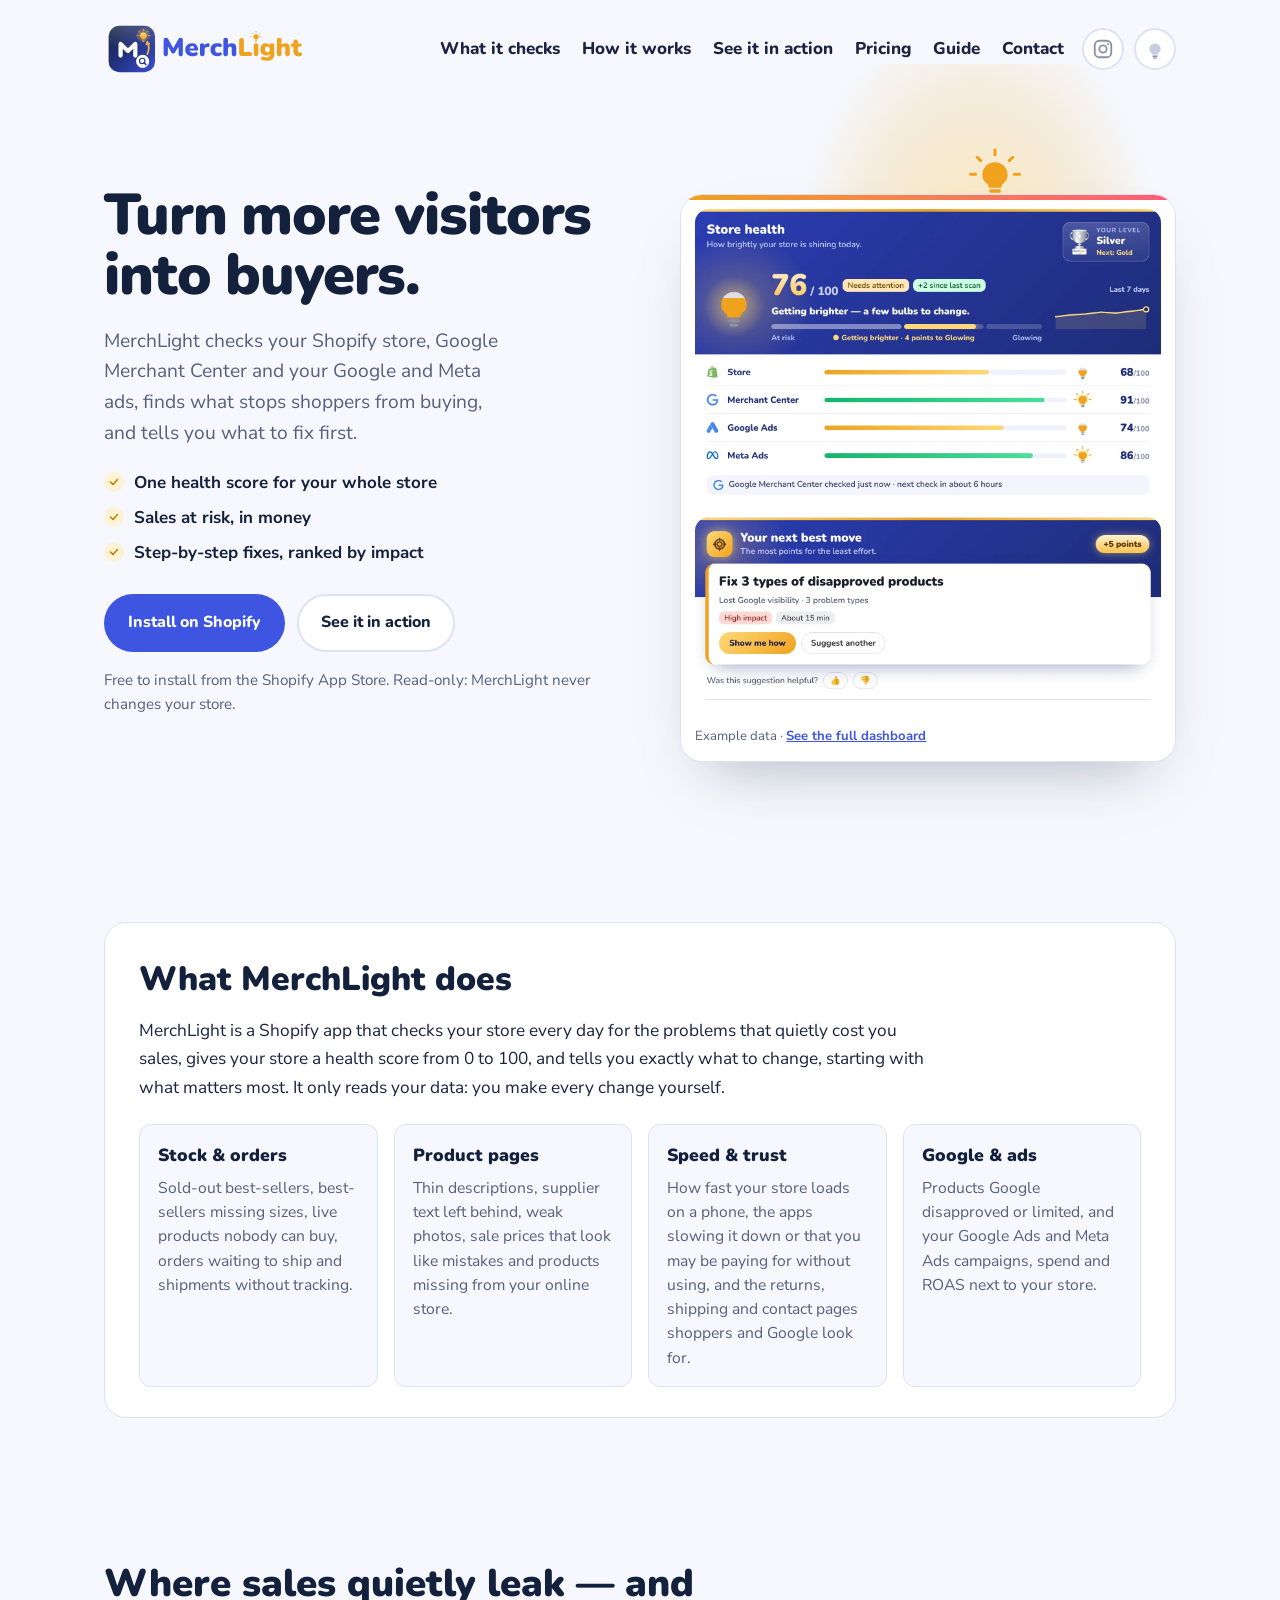
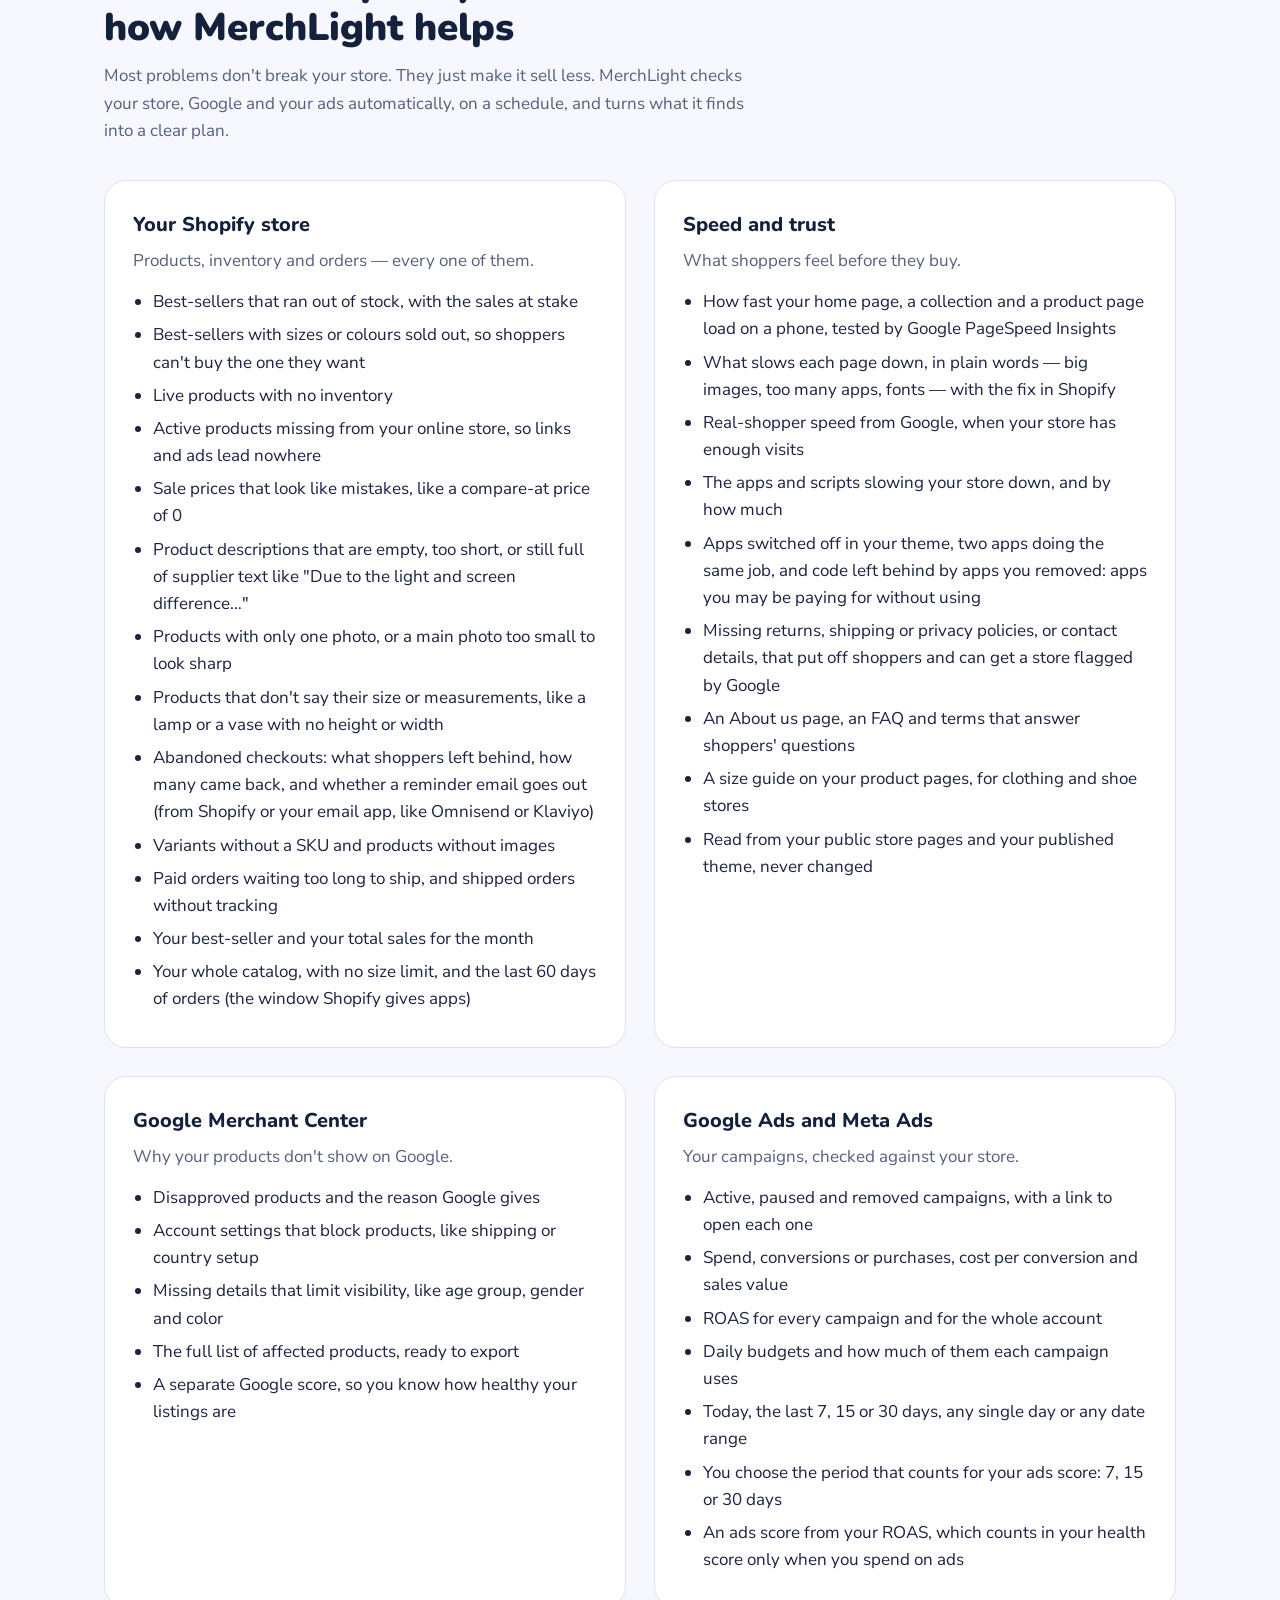
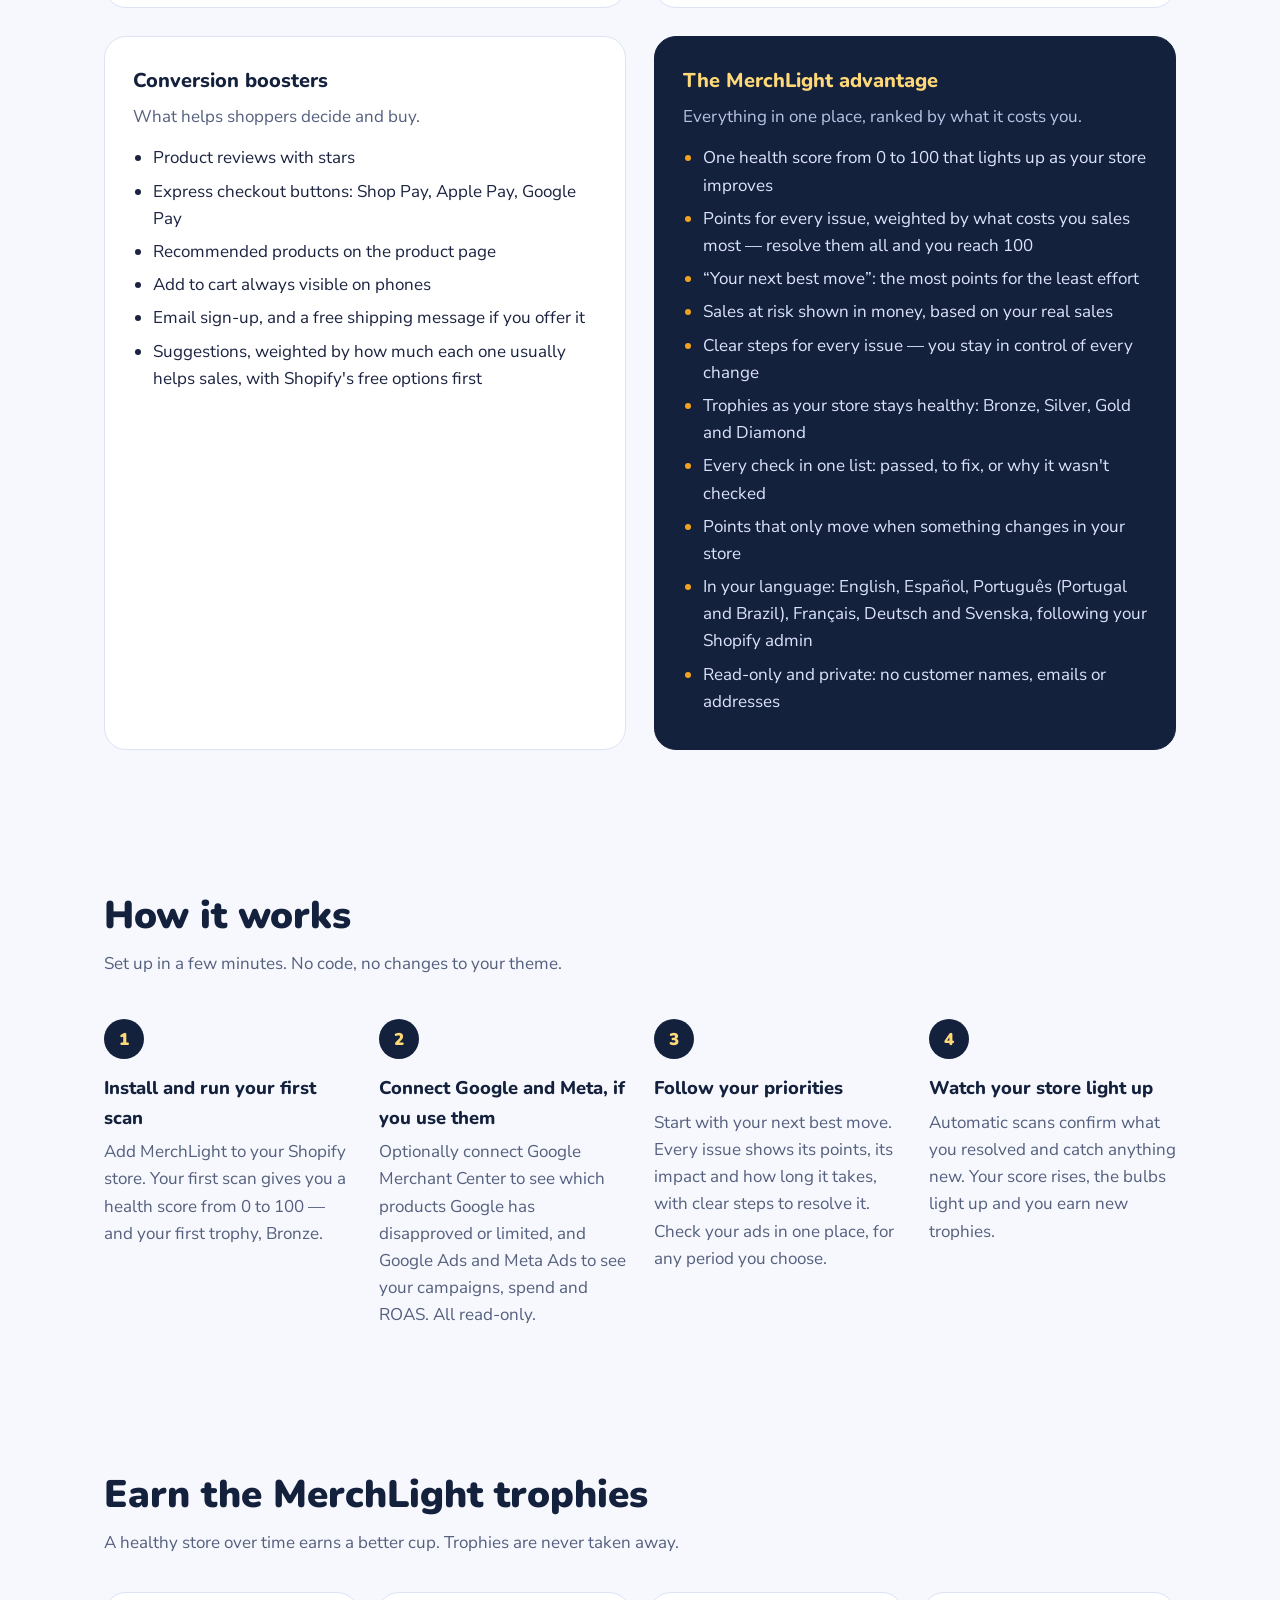
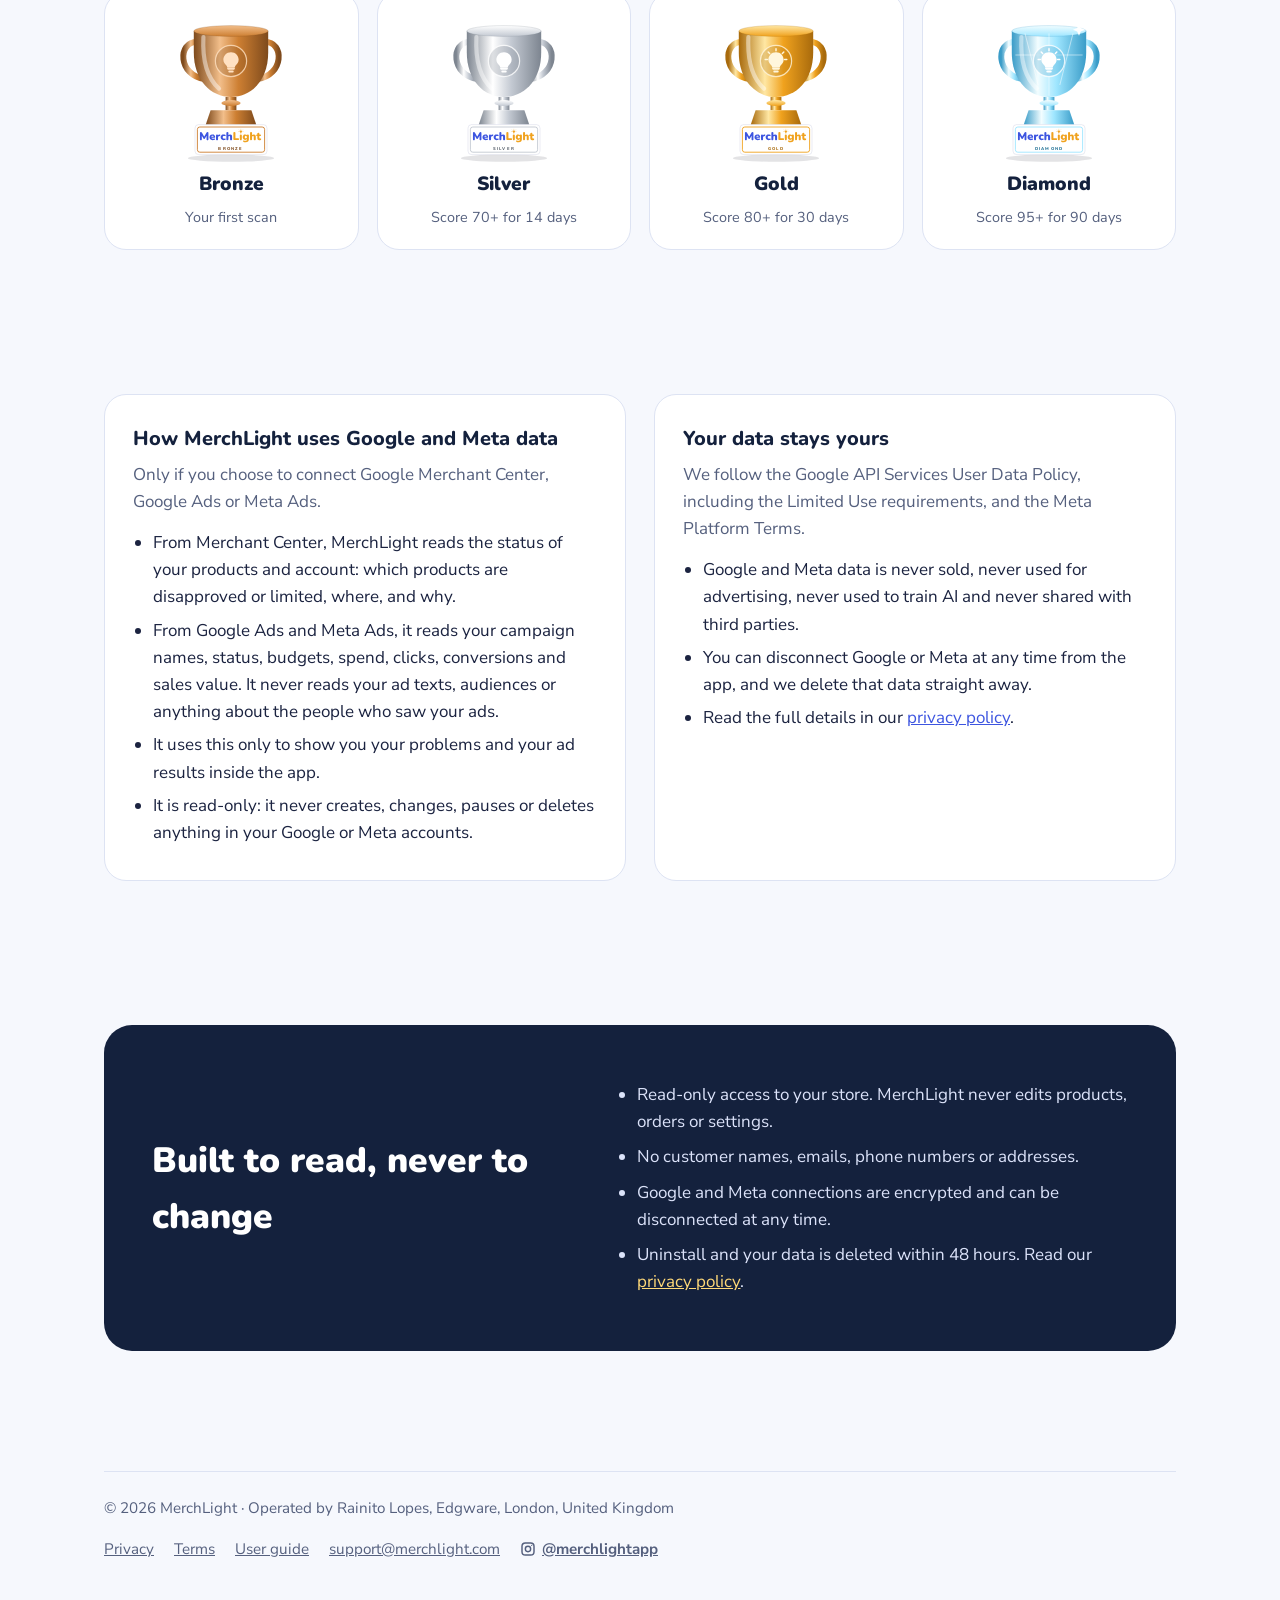
<file: index.html>
<!doctype html>
<html lang="en">
<head>
<meta charset="utf-8">
<meta name="viewport" content="width=device-width, initial-scale=1">
<title>MerchLight — Find what's costing your Shopify store sales</title>
<meta name="description" content="MerchLight checks your Shopify store, Google Merchant Center, Google Ads and Meta Ads, finds what stops shoppers from buying, and tells you what to fix first.">
<link rel="canonical" href="https://merchlight.com/">
<link rel="icon" type="image/png" sizes="32x32" href="/assets/favicon-32.png">
<link rel="apple-touch-icon" href="/assets/icon-192.png">
<meta property="og:title" content="MerchLight">
<meta property="og:description" content="Find what's costing your Shopify store sales, from your products to your ads.">
<meta property="og:url" content="https://merchlight.com/">
<meta property="og:image" content="https://merchlight.com/assets/icon-512.png">
<link rel="stylesheet" href="/assets/site.css">
<link rel="stylesheet" href="/assets/signin.css">
</head>
<body>
<div class="wrap">
  <header class="top">
    <a href="/" aria-label="MerchLight home"><img src="/assets/logo.svg" alt="MerchLight"></a>
    <nav aria-label="Main">
      <a href="/#checks">What it checks</a>
      <a href="/#how">How it works</a>
      <a href="/demo/">See it in action</a>
      <a href="/pricing/">Pricing</a>
      <a href="/guide/">Guide</a>
      <a href="mailto:hello@merchlight.com">Contact</a>
    </nav>
    <a class="ml-ig" href="https://www.instagram.com/merchlightapp/" target="_blank" rel="noopener" aria-label="MerchLight on Instagram (@merchlightapp)" title="@merchlightapp on Instagram"><svg width="22" height="22" viewBox="0 0 24 24" fill="none" stroke="currentColor" stroke-width="2" stroke-linecap="round" stroke-linejoin="round" aria-hidden="true"><rect x="3" y="3" width="18" height="18" rx="5"/><circle cx="12" cy="12" r="4"/><circle cx="17.5" cy="6.5" r="1" fill="currentColor" stroke="none"/></svg></a>
    <div class="ml-signin">
      <button type="button" class="ml-signin-btn" aria-label="Sign in" aria-expanded="false" aria-controls="ml-signin-menu">
        <svg width="24" height="24" viewBox="-32 -32 64 64" aria-hidden="true"><circle class="glow" cx="0" cy="-1" r="24" fill="#FFD978" opacity=".5"/><path class="fill" d="M0 -15 C9 -15 15 -8 15 0 C15 6 11 9 9 11 C8 12 7.5 13.5 7.5 15 H-7.5 C-7.5 13.5 -8 12 -9 11 C-11 9 -15 6 -15 0 C-15 -8 -9 -15 0 -15 Z"/><rect x="-7" y="17" width="14" height="4" rx="2" fill="#8C92A0"/><rect x="-5" y="22.5" width="10" height="3.5" rx="1.75" fill="#8C92A0"/></svg>
      </button>
      <div class="ml-signin-pop" id="ml-signin-menu">
        <h2>Sign in</h2>
        <a class="ml-signin-opt" href="https://app.merchlight.com/admin/login">
          <span class="ml-signin-ic" style="background:#EEF1FF"><svg width="22" height="22" viewBox="0 0 24 24" fill="none" stroke="#3D55E0" stroke-width="2.2" stroke-linecap="round" stroke-linejoin="round" aria-hidden="true"><rect x="3" y="4" width="18" height="16" rx="3"/><path d="M3 9h18M8 14h4"/></svg></span>
          <span><b>Team &amp; business partners</b><small>Prospects, calendar and earnings. We email you a sign-in link, no password.</small></span>
          <span class="ml-signin-go" aria-hidden="true">→</span>
        </a>
        <a class="ml-signin-opt" href="https://apps.shopify.com/merchlight-store-health-check" target="_blank" rel="noopener">
          <span class="ml-signin-ic" style="background:#E3F6EC"><svg width="22" height="22" viewBox="0 0 24 24" fill="none" stroke="#067647" stroke-width="2.2" stroke-linecap="round" stroke-linejoin="round" aria-hidden="true"><path d="M6 8h12l-1 12H7z"/><path d="M9 8a3 3 0 0 1 6 0"/></svg></span>
          <span><b>Store owners</b><small>MerchLight opens inside your Shopify admin, under Apps.</small></span>
          <span class="ml-signin-go" aria-hidden="true">→</span>
        </a>
        <p class="ml-signin-foot">Referral partner? Open the personal link from your welcome email. Lost it? Write to <a href="mailto:partners@merchlight.com">partners@merchlight.com</a>.</p>
      </div>
    </div>
  </header>

  <main>
    <section class="hero" aria-labelledby="hero-title">
      <div>
        <h1 id="hero-title">Turn more visitors into buyers.</h1>
        <p class="lead">MerchLight checks your Shopify store, Google Merchant Center and your Google and Meta ads, finds what stops shoppers from buying, and tells you what to fix first.</p>
        <ul class="hero-points">
          <li>One health score for your whole store</li>
          <li>Sales at risk, in money</li>
          <li>Step-by-step fixes, ranked by impact</li>
        </ul>
        <div class="actions">
          <a class="btn btn-primary" href="https://apps.shopify.com/merchlight-store-health-check" target="_blank" rel="noopener">Install on Shopify</a>
          <a class="btn btn-ghost" href="/demo/">See it in action</a>
        </div>
        <p class="note">Free to install from the Shopify App Store. Read-only: MerchLight never changes your store.</p>
      </div>

      <div class="stage" aria-label="Example MerchLight scan report">
        <div class="beam" aria-hidden="true"></div>
        <svg class="lamp" viewBox="-32 -32 64 64" aria-hidden="true">
          <path d="M0 -24 V-30 M-17 -17 L-21 -21 M17 -17 L21 -21 M-23 -1 H-29 M23 -1 H29" stroke="#F0A21E" stroke-width="3.6" stroke-linecap="round"/>
          <path d="M0 -15 C9 -15 15 -8 15 0 C15 6 11 9 9 11 C8 12 7.5 13.5 7.5 15 H-7.5 C-7.5 13.5 -8 12 -9 11 C-11 9 -15 6 -15 0 C-15 -8 -9 -15 0 -15 Z" fill="#F0A21E"/>
          <rect x="-7" y="17" width="14" height="4" rx="2" fill="#F0A21E"/><rect x="-5" y="22.5" width="10" height="3.5" rx="1.75" fill="#F0A21E"/>
        </svg>
        <div class="report report-img">
          <img src="/assets/screens/health.webp" width="720" height="458" alt="MerchLight Store health card: score 76 out of 100, light level, 7-day trend and scores for the store, Google Merchant Center, Google Ads and Meta Ads">
          <img src="/assets/screens/move.webp" width="720" height="283" alt="Your next best move: fix 3 types of disapproved products, high impact, about 15 minutes" loading="lazy">
          <p class="report-note">Example data · <a href="/demo/">See the full dashboard</a></p>
        </div>
      </div>
    </section>

    <section id="what" aria-labelledby="what-title">
      <div class="what">
        <h2 id="what-title">What MerchLight does</h2>
        <p>MerchLight is a Shopify app that checks your store every day for the problems that quietly cost you sales, gives your store a health score from 0 to 100, and tells you exactly what to change, starting with what matters most. It only reads your data: you make every change yourself.</p>
        <div class="what-grid">
          <div><h3>Stock &amp; orders</h3><p>Sold-out best-sellers, best-sellers missing sizes, live products nobody can buy, orders waiting to ship and shipments without tracking.</p></div>
          <div><h3>Product pages</h3><p>Thin descriptions, supplier text left behind, weak photos, sale prices that look like mistakes and products missing from your online store.</p></div>
          <div><h3>Speed &amp; trust</h3><p>How fast your store loads on a phone, the apps slowing it down or that you may be paying for without using, and the returns, shipping and contact pages shoppers and Google look for.</p></div>
          <div><h3>Google &amp; ads</h3><p>Products Google disapproved or limited, and your Google Ads and Meta Ads campaigns, spend and ROAS next to your store.</p></div>
        </div>
      </div>
    </section>

    <section id="checks" aria-labelledby="checks-title">
      <div class="sec-head">
        <h2 id="checks-title">Where sales quietly leak — and how MerchLight helps</h2>
        <p>Most problems don't break your store. They just make it sell less. MerchLight checks your store, Google and your ads automatically, on a schedule, and turns what it finds into a clear plan.</p>
      </div>
      <div class="checks checks-2">
        <div class="check-group">
          <h3>Your Shopify store</h3>
          <p>Products, inventory and orders — every one of them.</p>
          <ul>
            <li>Best-sellers that ran out of stock, with the sales at stake</li>
            <li>Best-sellers with sizes or colours sold out, so shoppers can't buy the one they want</li>
            <li>Live products with no inventory</li>
            <li>Active products missing from your online store, so links and ads lead nowhere</li>
            <li>Sale prices that look like mistakes, like a compare-at price of 0</li>
            <li>Product descriptions that are empty, too short, or still full of supplier text like "Due to the light and screen difference…"</li>
            <li>Products with only one photo, or a main photo too small to look sharp</li>
            <li>Products that don't say their size or measurements, like a lamp or a vase with no height or width</li>
            <li>Abandoned checkouts: what shoppers left behind, how many came back, and whether a reminder email goes out (from Shopify or your email app, like Omnisend or Klaviyo)</li>
            <li>Variants without a SKU and products without images</li>
            <li>Paid orders waiting too long to ship, and shipped orders without tracking</li>
            <li>Your best-seller and your total sales for the month</li>
            <li>Your whole catalog, with no size limit, and the last 60 days of orders (the window Shopify gives apps)</li>
          </ul>
        </div>
        <div class="check-group">
          <h3>Speed and trust</h3>
          <p>What shoppers feel before they buy.</p>
          <ul>
            <li>How fast your home page, a collection and a product page load on a phone, tested by Google PageSpeed Insights</li>
            <li>What slows each page down, in plain words — big images, too many apps, fonts — with the fix in Shopify</li>
            <li>Real-shopper speed from Google, when your store has enough visits</li>
            <li>The apps and scripts slowing your store down, and by how much</li>
            <li>Apps switched off in your theme, two apps doing the same job, and code left behind by apps you removed: apps you may be paying for without using</li>
            <li>Missing returns, shipping or privacy policies, or contact details, that put off shoppers and can get a store flagged by Google</li>
            <li>An About us page, an FAQ and terms that answer shoppers' questions</li>
            <li>A size guide on your product pages, for clothing and shoe stores</li>
            <li>Read from your public store pages and your published theme, never changed</li>
          </ul>
        </div>
        <div class="check-group">
          <h3>Google Merchant Center</h3>
          <p>Why your products don't show on Google.</p>
          <ul>
            <li>Disapproved products and the reason Google gives</li>
            <li>Account settings that block products, like shipping or country setup</li>
            <li>Missing details that limit visibility, like age group, gender and color</li>
            <li>The full list of affected products, ready to export</li>
            <li>A separate Google score, so you know how healthy your listings are</li>
          </ul>
        </div>
        <div class="check-group">
          <h3>Google Ads and Meta Ads</h3>
          <p>Your campaigns, checked against your store.</p>
          <ul>
            <li>Active, paused and removed campaigns, with a link to open each one</li>
            <li>Spend, conversions or purchases, cost per conversion and sales value</li>
            <li>ROAS for every campaign and for the whole account</li>
            <li>Daily budgets and how much of them each campaign uses</li>
            <li>Today, the last 7, 15 or 30 days, any single day or any date range</li>
            <li>You choose the period that counts for your ads score: 7, 15 or 30 days</li>
            <li>An ads score from your ROAS, which counts in your health score only when you spend on ads</li>
          </ul>
        </div>
        <div class="check-group">
          <h3>Conversion boosters</h3>
          <p>What helps shoppers decide and buy.</p>
          <ul>
            <li>Product reviews with stars</li>
            <li>Express checkout buttons: Shop Pay, Apple Pay, Google Pay</li>
            <li>Recommended products on the product page</li>
            <li>Add to cart always visible on phones</li>
            <li>Email sign-up, and a free shipping message if you offer it</li>
            <li>Suggestions, weighted by how much each one usually helps sales, with Shopify's free options first</li>
          </ul>
        </div>
        <div class="check-group highlight">
          <h3>The MerchLight advantage</h3>
          <p>Everything in one place, ranked by what it costs you.</p>
          <ul>
            <li>One health score from 0 to 100 that lights up as your store improves</li>
            <li>Points for every issue, weighted by what costs you sales most — resolve them all and you reach 100</li>
            <li>“Your next best move”: the most points for the least effort</li>
            <li>Sales at risk shown in money, based on your real sales</li>
            <li>Clear steps for every issue — you stay in control of every change</li>
            <li>Trophies as your store stays healthy: Bronze, Silver, Gold and Diamond</li>
            <li>Every check in one list: passed, to fix, or why it wasn't checked</li>
            <li>Points that only move when something changes in your store</li>
            <li>In your language: English, Español, Português (Portugal and Brazil), Français, Deutsch and Svenska, following your Shopify admin</li>
            <li>Read-only and private: no customer names, emails or addresses</li>
          </ul>
        </div>
      </div>
    </section>

    <section id="how" aria-labelledby="how-title">
      <div class="sec-head">
        <h2 id="how-title">How it works</h2>
        <p>Set up in a few minutes. No code, no changes to your theme.</p>
      </div>
      <ol class="steps steps-4">
        <li><h3>Install and run your first scan</h3><p>Add MerchLight to your Shopify store. Your first scan gives you a health score from 0 to 100 — and your first trophy, Bronze.</p></li>
        <li><h3>Connect Google and Meta, if you use them</h3><p>Optionally connect Google Merchant Center to see which products Google has disapproved or limited, and Google Ads and Meta Ads to see your campaigns, spend and ROAS. All read-only.</p></li>
        <li><h3>Follow your priorities</h3><p>Start with your next best move. Every issue shows its points, its impact and how long it takes, with clear steps to resolve it. Check your ads in one place, for any period you choose.</p></li>
        <li><h3>Watch your store light up</h3><p>Automatic scans confirm what you resolved and catch anything new. Your score rises, the bulbs light up and you earn new trophies.</p></li>
      </ol>
    </section>

    <section id="trophies" aria-labelledby="trophies-title">
      <div class="sec-head">
        <h2 id="trophies-title">Earn the MerchLight trophies</h2>
        <p>A healthy store over time earns a better cup. Trophies are never taken away.</p>
      </div>
      <div class="cups">
        <div class="cup"><svg width="120" height="150" viewBox="0 0 200 250" role="img" aria-label="MerchLight Bronze trophy"><defs><linearGradient id="b-bronzet" x1="0" y1="0" x2="1" y2="0"><stop offset="0" stop-color="#7E4A1C"/><stop offset=".35" stop-color="#F2BE8A"/><stop offset=".6" stop-color="#CD7F32"/><stop offset="1" stop-color="#7E4A1C"/></linearGradient><linearGradient id="r-bronzet" x1="0" y1="0" x2="0" y2="1"><stop offset="0" stop-color="#F2BE8A"/><stop offset="1" stop-color="#CD7F32"/></linearGradient></defs><ellipse cx="100" cy="242" rx="72" ry="6" fill="#1A1D29" fill-opacity=".12"/><path d="M44 48 C10 48 12 104 56 110" fill="none" stroke="url(#b-bronzet)" stroke-width="10" stroke-linecap="round"/><path d="M156 48 C190 48 188 104 144 110" fill="none" stroke="url(#b-bronzet)" stroke-width="10" stroke-linecap="round"/><path d="M38 30 H162 V66 C162 112 134 140 100 140 C66 140 38 112 38 66 Z" fill="url(#b-bronzet)"/><ellipse cx="100" cy="30" rx="62" ry="9" fill="url(#r-bronzet)" stroke="#7E4A1C" stroke-opacity=".35"/><path d="M54 40 C52 80 62 110 80 126" stroke="#fff" stroke-opacity=".45" stroke-width="7" fill="none" stroke-linecap="round"/><circle cx="100" cy="80" r="26" fill="#7E4A1C" fill-opacity=".25" stroke="#FFE1C2" stroke-opacity=".8" stroke-width="2"/><path d="M0 -15 C9 -15 15 -8 15 0 C15 6 11 9 9 11 C8 12 7.5 13.5 7.5 15 H-7.5 C-7.5 13.5 -8 12 -9 11 C-11 9 -15 6 -15 0 C-15 -8 -9 -15 0 -15 Z" transform="translate(100 78) scale(.85)" fill="#FFE1C2"/><rect x="93.5" y="91" width="13" height="3.4" rx="1.7" fill="#FFE1C2"/><rect x="95.5" y="96" width="9" height="3" rx="1.5" fill="#FFE1C2"/><rect x="91" y="140" width="18" height="22" fill="url(#b-bronzet)"/><ellipse cx="100" cy="150" rx="16" ry="5" fill="url(#r-bronzet)"/><path d="M66 162 H134 L142 186 H58 Z" fill="url(#b-bronzet)"/><rect x="40" y="186" width="120" height="50" rx="6" fill="#fff" stroke="#1E2C78" stroke-opacity=".15"/><rect x="44" y="190" width="112" height="42" rx="4" fill="none" stroke="#CD7F32" stroke-width="1.5"/><image href="/assets/merchlight-wordmark.svg" x="47" y="190" width="106" height="27"/><text x="100" y="229" text-anchor="middle" font-family="Nunito, sans-serif" font-weight="800" font-size="7" letter-spacing="2" fill="#7E4A1C">BRONZE</text></svg><b>Bronze</b><span>Your first scan</span></div>
        <div class="cup"><svg width="120" height="150" viewBox="0 0 200 250" role="img" aria-label="MerchLight Silver trophy"><defs><linearGradient id="b-silvert" x1="0" y1="0" x2="1" y2="0"><stop offset="0" stop-color="#7D8590"/><stop offset=".35" stop-color="#FFFFFF"/><stop offset=".6" stop-color="#C3C9D2"/><stop offset="1" stop-color="#7D8590"/></linearGradient><linearGradient id="r-silvert" x1="0" y1="0" x2="0" y2="1"><stop offset="0" stop-color="#FFFFFF"/><stop offset="1" stop-color="#C3C9D2"/></linearGradient></defs><ellipse cx="100" cy="242" rx="72" ry="6" fill="#1A1D29" fill-opacity=".12"/><path d="M44 48 C10 48 12 104 56 110" fill="none" stroke="url(#b-silvert)" stroke-width="10" stroke-linecap="round"/><path d="M156 48 C190 48 188 104 144 110" fill="none" stroke="url(#b-silvert)" stroke-width="10" stroke-linecap="round"/><path d="M38 30 H162 V66 C162 112 134 140 100 140 C66 140 38 112 38 66 Z" fill="url(#b-silvert)"/><ellipse cx="100" cy="30" rx="62" ry="9" fill="url(#r-silvert)" stroke="#7D8590" stroke-opacity=".35"/><path d="M54 40 C52 80 62 110 80 126" stroke="#fff" stroke-opacity=".45" stroke-width="7" fill="none" stroke-linecap="round"/><circle cx="100" cy="80" r="26" fill="#7D8590" fill-opacity=".25" stroke="#FFFFFF" stroke-opacity=".8" stroke-width="2"/><path d="M0 -15 C9 -15 15 -8 15 0 C15 6 11 9 9 11 C8 12 7.5 13.5 7.5 15 H-7.5 C-7.5 13.5 -8 12 -9 11 C-11 9 -15 6 -15 0 C-15 -8 -9 -15 0 -15 Z" transform="translate(100 78) scale(.85)" fill="#FFFFFF"/><rect x="93.5" y="91" width="13" height="3.4" rx="1.7" fill="#FFFFFF"/><rect x="95.5" y="96" width="9" height="3" rx="1.5" fill="#FFFFFF"/><rect x="91" y="140" width="18" height="22" fill="url(#b-silvert)"/><ellipse cx="100" cy="150" rx="16" ry="5" fill="url(#r-silvert)"/><path d="M66 162 H134 L142 186 H58 Z" fill="url(#b-silvert)"/><rect x="40" y="186" width="120" height="50" rx="6" fill="#fff" stroke="#1E2C78" stroke-opacity=".15"/><rect x="44" y="190" width="112" height="42" rx="4" fill="none" stroke="#C3C9D2" stroke-width="1.5"/><image href="/assets/merchlight-wordmark.svg" x="47" y="190" width="106" height="27"/><text x="100" y="229" text-anchor="middle" font-family="Nunito, sans-serif" font-weight="800" font-size="7" letter-spacing="2" fill="#5B636E">SILVER</text></svg><b>Silver</b><span>Score 70+ for 14 days</span></div>
        <div class="cup"><svg width="120" height="150" viewBox="0 0 200 250" role="img" aria-label="MerchLight Gold trophy"><defs><linearGradient id="b-goldt" x1="0" y1="0" x2="1" y2="0"><stop offset="0" stop-color="#A86A0C"/><stop offset=".35" stop-color="#FFE7A3"/><stop offset=".6" stop-color="#F0A21E"/><stop offset="1" stop-color="#A86A0C"/></linearGradient><linearGradient id="r-goldt" x1="0" y1="0" x2="0" y2="1"><stop offset="0" stop-color="#FFE7A3"/><stop offset="1" stop-color="#F0A21E"/></linearGradient></defs><ellipse cx="100" cy="242" rx="72" ry="6" fill="#1A1D29" fill-opacity=".12"/><path d="M44 48 C10 48 12 104 56 110" fill="none" stroke="url(#b-goldt)" stroke-width="10" stroke-linecap="round"/><path d="M156 48 C190 48 188 104 144 110" fill="none" stroke="url(#b-goldt)" stroke-width="10" stroke-linecap="round"/><path d="M38 30 H162 V66 C162 112 134 140 100 140 C66 140 38 112 38 66 Z" fill="url(#b-goldt)"/><ellipse cx="100" cy="30" rx="62" ry="9" fill="url(#r-goldt)" stroke="#A86A0C" stroke-opacity=".35"/><path d="M54 40 C52 80 62 110 80 126" stroke="#fff" stroke-opacity=".45" stroke-width="7" fill="none" stroke-linecap="round"/><circle cx="100" cy="80" r="26" fill="#A86A0C" fill-opacity=".25" stroke="#FFF6DC" stroke-opacity=".8" stroke-width="2"/><path d="M0 -24 V-30 M-17 -17 L-21 -21 M17 -17 L21 -21 M-23 -1 H-29 M23 -1 H29" transform="translate(100 78) scale(.62)" stroke="#FFF6DC" stroke-width="4" stroke-linecap="round" fill="none"/><path d="M0 -15 C9 -15 15 -8 15 0 C15 6 11 9 9 11 C8 12 7.5 13.5 7.5 15 H-7.5 C-7.5 13.5 -8 12 -9 11 C-11 9 -15 6 -15 0 C-15 -8 -9 -15 0 -15 Z" transform="translate(100 78) scale(.85)" fill="#FFF6DC"/><rect x="93.5" y="91" width="13" height="3.4" rx="1.7" fill="#FFF6DC"/><rect x="95.5" y="96" width="9" height="3" rx="1.5" fill="#FFF6DC"/><rect x="91" y="140" width="18" height="22" fill="url(#b-goldt)"/><ellipse cx="100" cy="150" rx="16" ry="5" fill="url(#r-goldt)"/><path d="M66 162 H134 L142 186 H58 Z" fill="url(#b-goldt)"/><rect x="40" y="186" width="120" height="50" rx="6" fill="#fff" stroke="#1E2C78" stroke-opacity=".15"/><rect x="44" y="190" width="112" height="42" rx="4" fill="none" stroke="#F0A21E" stroke-width="1.5"/><image href="/assets/merchlight-wordmark.svg" x="47" y="190" width="106" height="27"/><text x="100" y="229" text-anchor="middle" font-family="Nunito, sans-serif" font-weight="800" font-size="7" letter-spacing="2" fill="#A86A0C">GOLD</text></svg><b>Gold</b><span>Score 80+ for 30 days</span></div>
        <div class="cup"><svg width="120" height="150" viewBox="0 0 200 250" role="img" aria-label="MerchLight Diamond trophy"><defs><linearGradient id="b-diamondt" x1="0" y1="0" x2="1" y2="0"><stop offset="0" stop-color="#3A9CC8"/><stop offset=".35" stop-color="#F2FDFF"/><stop offset=".6" stop-color="#9FE6FF"/><stop offset="1" stop-color="#3A9CC8"/></linearGradient><linearGradient id="r-diamondt" x1="0" y1="0" x2="0" y2="1"><stop offset="0" stop-color="#F2FDFF"/><stop offset="1" stop-color="#9FE6FF"/></linearGradient></defs><ellipse cx="100" cy="242" rx="72" ry="6" fill="#1A1D29" fill-opacity=".12"/><path d="M44 48 C10 48 12 104 56 110" fill="none" stroke="url(#b-diamondt)" stroke-width="10" stroke-linecap="round"/><path d="M156 48 C190 48 188 104 144 110" fill="none" stroke="url(#b-diamondt)" stroke-width="10" stroke-linecap="round"/><path d="M38 30 H162 V66 C162 112 134 140 100 140 C66 140 38 112 38 66 Z" fill="url(#b-diamondt)"/><ellipse cx="100" cy="30" rx="62" ry="9" fill="url(#r-diamondt)" stroke="#3A9CC8" stroke-opacity=".35"/><path d="M54 40 C52 80 62 110 80 126" stroke="#fff" stroke-opacity=".45" stroke-width="7" fill="none" stroke-linecap="round"/><path d="M60 34 L82 120 M100 34 L100 138 M140 34 L118 120 M44 70 L156 70" stroke="#fff" stroke-opacity=".55" stroke-width="1.5" fill="none"/><path d="M150 18 l3 7 7 3 -7 3 -3 7 -3 -7 -7 -3 7 -3z M34 112 l2 5 5 2 -5 2 -2 5 -2 -5 -5 -2 5 -2z" fill="#fff"/><circle cx="100" cy="80" r="26" fill="#3A9CC8" fill-opacity=".25" stroke="#FFFFFF" stroke-opacity=".8" stroke-width="2"/><path d="M0 -24 V-30 M-17 -17 L-21 -21 M17 -17 L21 -21 M-23 -1 H-29 M23 -1 H29" transform="translate(100 78) scale(.62)" stroke="#FFFFFF" stroke-width="4" stroke-linecap="round" fill="none"/><path d="M0 -15 C9 -15 15 -8 15 0 C15 6 11 9 9 11 C8 12 7.5 13.5 7.5 15 H-7.5 C-7.5 13.5 -8 12 -9 11 C-11 9 -15 6 -15 0 C-15 -8 -9 -15 0 -15 Z" transform="translate(100 78) scale(.85)" fill="#FFFFFF"/><rect x="93.5" y="91" width="13" height="3.4" rx="1.7" fill="#FFFFFF"/><rect x="95.5" y="96" width="9" height="3" rx="1.5" fill="#FFFFFF"/><rect x="91" y="140" width="18" height="22" fill="url(#b-diamondt)"/><ellipse cx="100" cy="150" rx="16" ry="5" fill="url(#r-diamondt)"/><path d="M66 162 H134 L142 186 H58 Z" fill="url(#b-diamondt)"/><rect x="40" y="186" width="120" height="50" rx="6" fill="#fff" stroke="#1E2C78" stroke-opacity=".15"/><rect x="44" y="190" width="112" height="42" rx="4" fill="none" stroke="#9FE6FF" stroke-width="1.5"/><image href="/assets/merchlight-wordmark.svg" x="47" y="190" width="106" height="27"/><text x="100" y="229" text-anchor="middle" font-family="Nunito, sans-serif" font-weight="800" font-size="7" letter-spacing="2" fill="#1C6E93">DIAMOND</text></svg><b>Diamond</b><span>Score 95+ for 90 days</span></div>
      </div>
    </section>

    <section id="google-data" aria-labelledby="google-data-title">
      <div class="checks checks-2">
        <div class="check-group">
          <h3 id="google-data-title">How MerchLight uses Google and Meta data</h3>
          <p>Only if you choose to connect Google Merchant Center, Google Ads or Meta Ads.</p>
          <ul>
            <li>From Merchant Center, MerchLight reads the status of your products and account: which products are disapproved or limited, where, and why.</li>
            <li>From Google Ads and Meta Ads, it reads your campaign names, status, budgets, spend, clicks, conversions and sales value. It never reads your ad texts, audiences or anything about the people who saw your ads.</li>
            <li>It uses this only to show you your problems and your ad results inside the app.</li>
            <li>It is read-only: it never creates, changes, pauses or deletes anything in your Google or Meta accounts.</li>
          </ul>
        </div>
        <div class="check-group">
          <h3>Your data stays yours</h3>
          <p>We follow the Google API Services User Data Policy, including the Limited Use requirements, and the Meta Platform Terms.</p>
          <ul>
            <li>Google and Meta data is never sold, never used for advertising, never used to train AI and never shared with third parties.</li>
            <li>You can disconnect Google or Meta at any time from the app, and we delete that data straight away.</li>
            <li>Read the full details in our <a href="/privacy/">privacy policy</a>.</li>
          </ul>
        </div>
      </div>
    </section>

    <section aria-labelledby="trust-title">
      <div class="trust">
        <h2 id="trust-title">Built to read, never to change</h2>
        <ul>
          <li>Read-only access to your store. MerchLight never edits products, orders or settings.</li>
          <li>No customer names, emails, phone numbers or addresses.</li>
          <li>Google and Meta connections are encrypted and can be disconnected at any time.</li>
          <li>Uninstall and your data is deleted within 48 hours. Read our <a href="/privacy/">privacy policy</a>.</li>
        </ul>
      </div>
    </section>
  </main>

  <footer>
    <div class="row">
      <span>© 2026 MerchLight · Operated by Rainito Lopes, Edgware, London, United Kingdom</span>
      <nav aria-label="Legal">
        <a href="/privacy/">Privacy</a>
        <a href="/terms/">Terms</a><a href="/guide/">User guide</a>
        <a href="mailto:support@merchlight.com">support@merchlight.com</a><a class="ml-ig-foot" href="https://www.instagram.com/merchlightapp/" target="_blank" rel="noopener"><svg width="16" height="16" viewBox="0 0 24 24" fill="none" stroke="currentColor" stroke-width="2.2" stroke-linecap="round" stroke-linejoin="round" aria-hidden="true"><rect x="3" y="3" width="18" height="18" rx="5"/><circle cx="12" cy="12" r="4"/><circle cx="17.5" cy="6.5" r="1" fill="currentColor" stroke="none"/></svg>@merchlightapp</a>
      </nav>
    </div>
  </footer>
</div>
<script src="/assets/signin.js" defer></script>
</body>
</html>
</file>
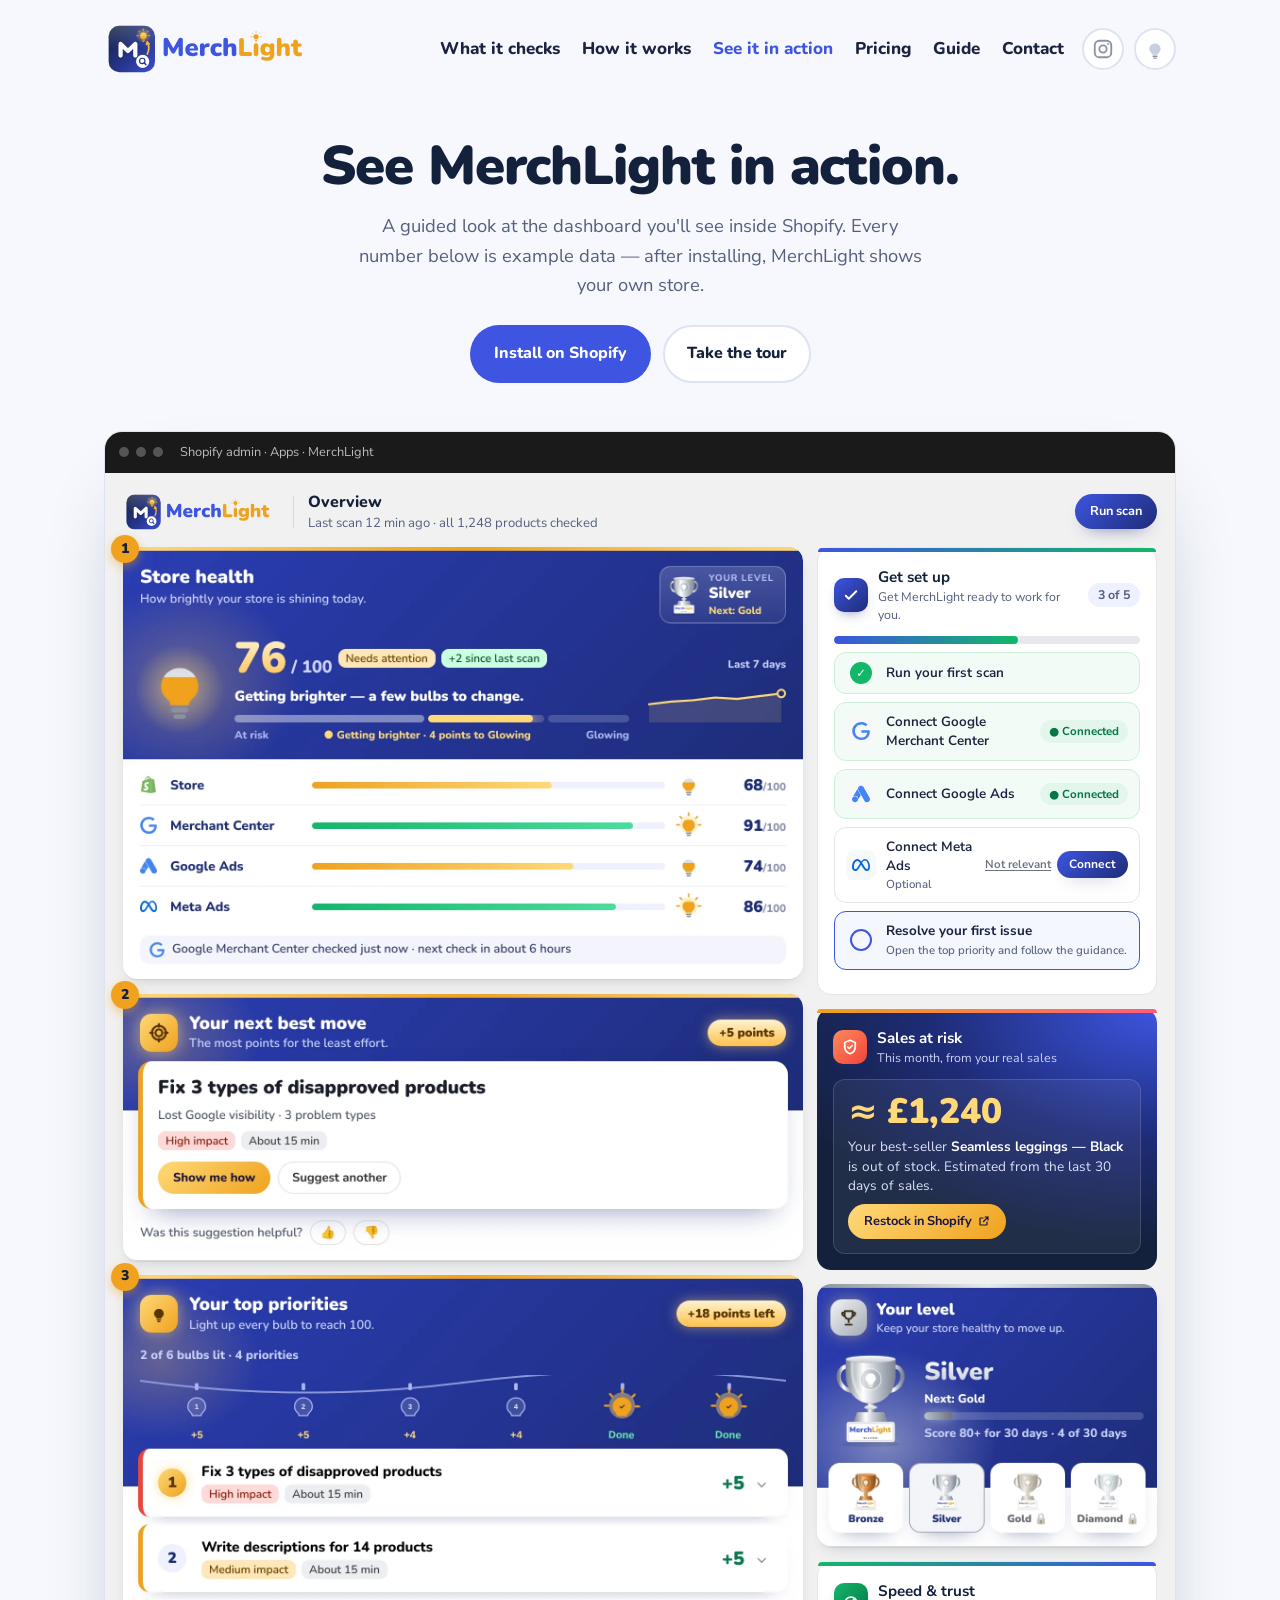
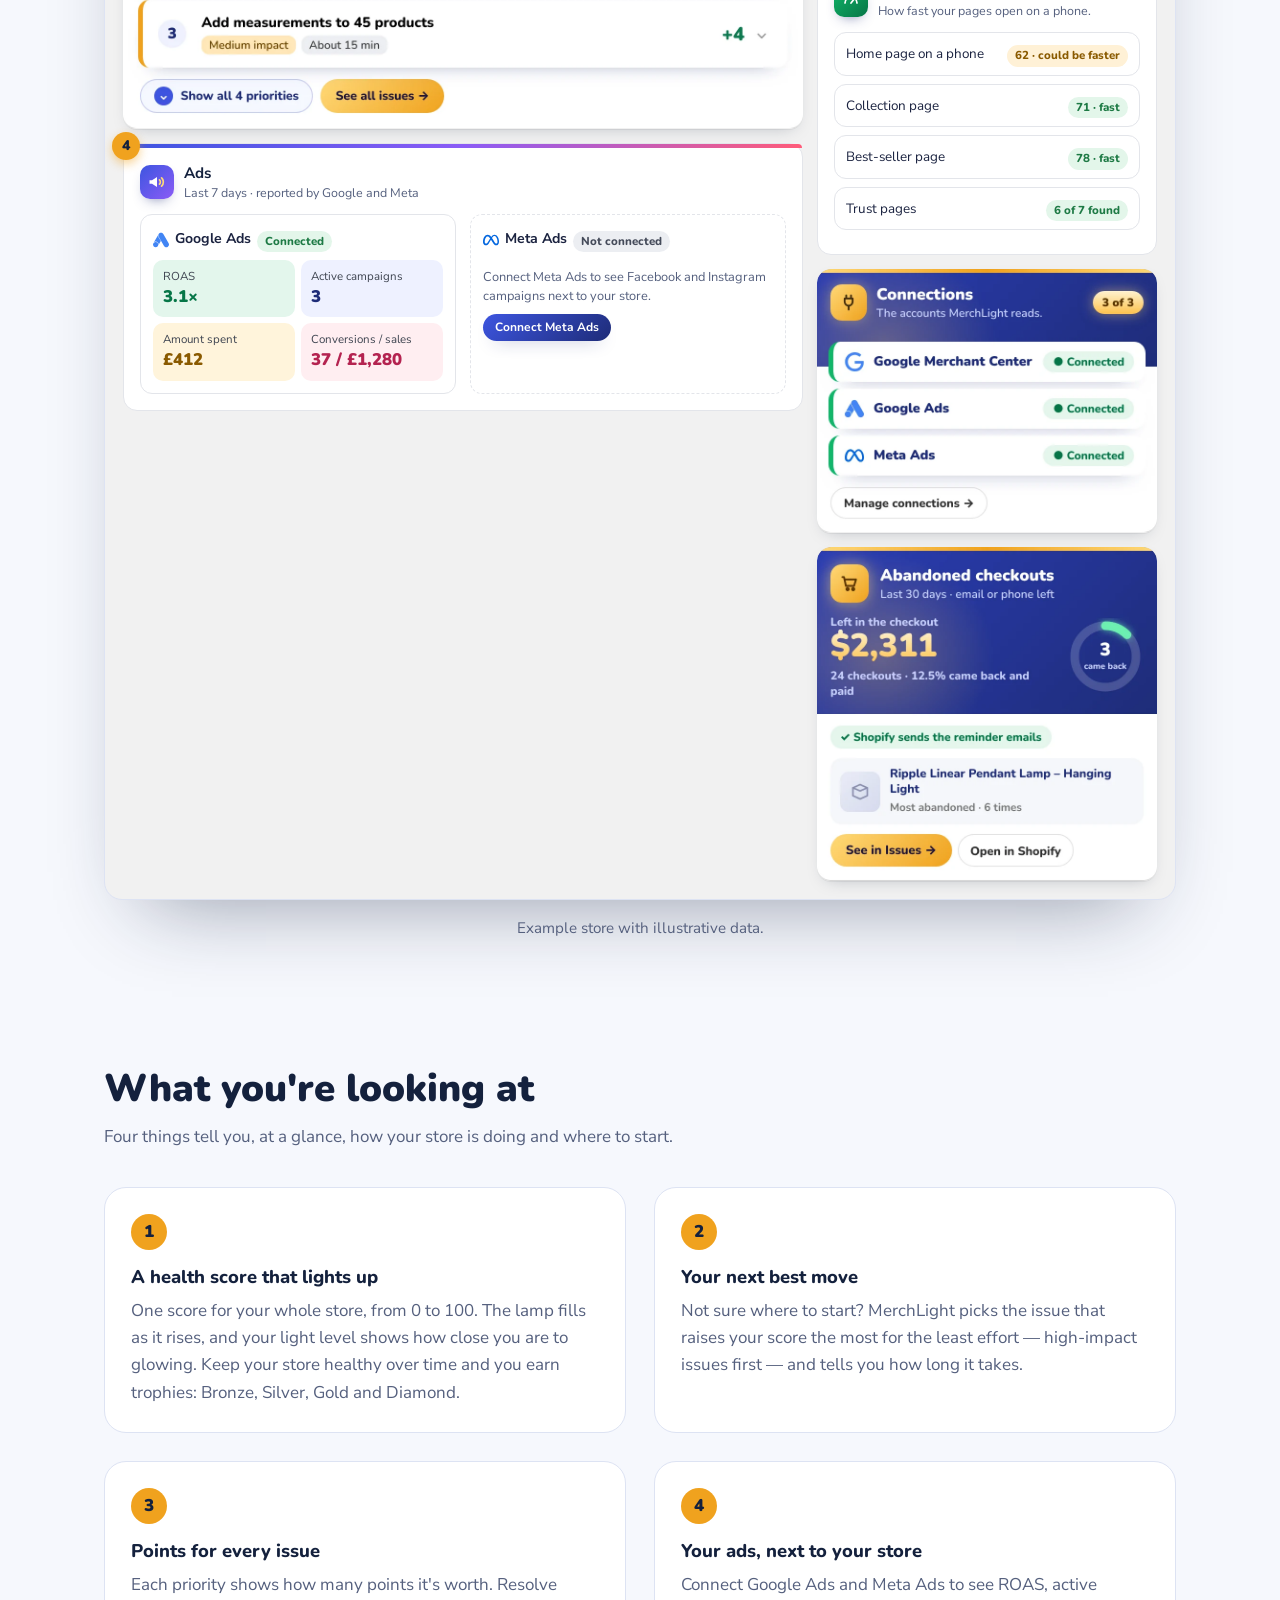
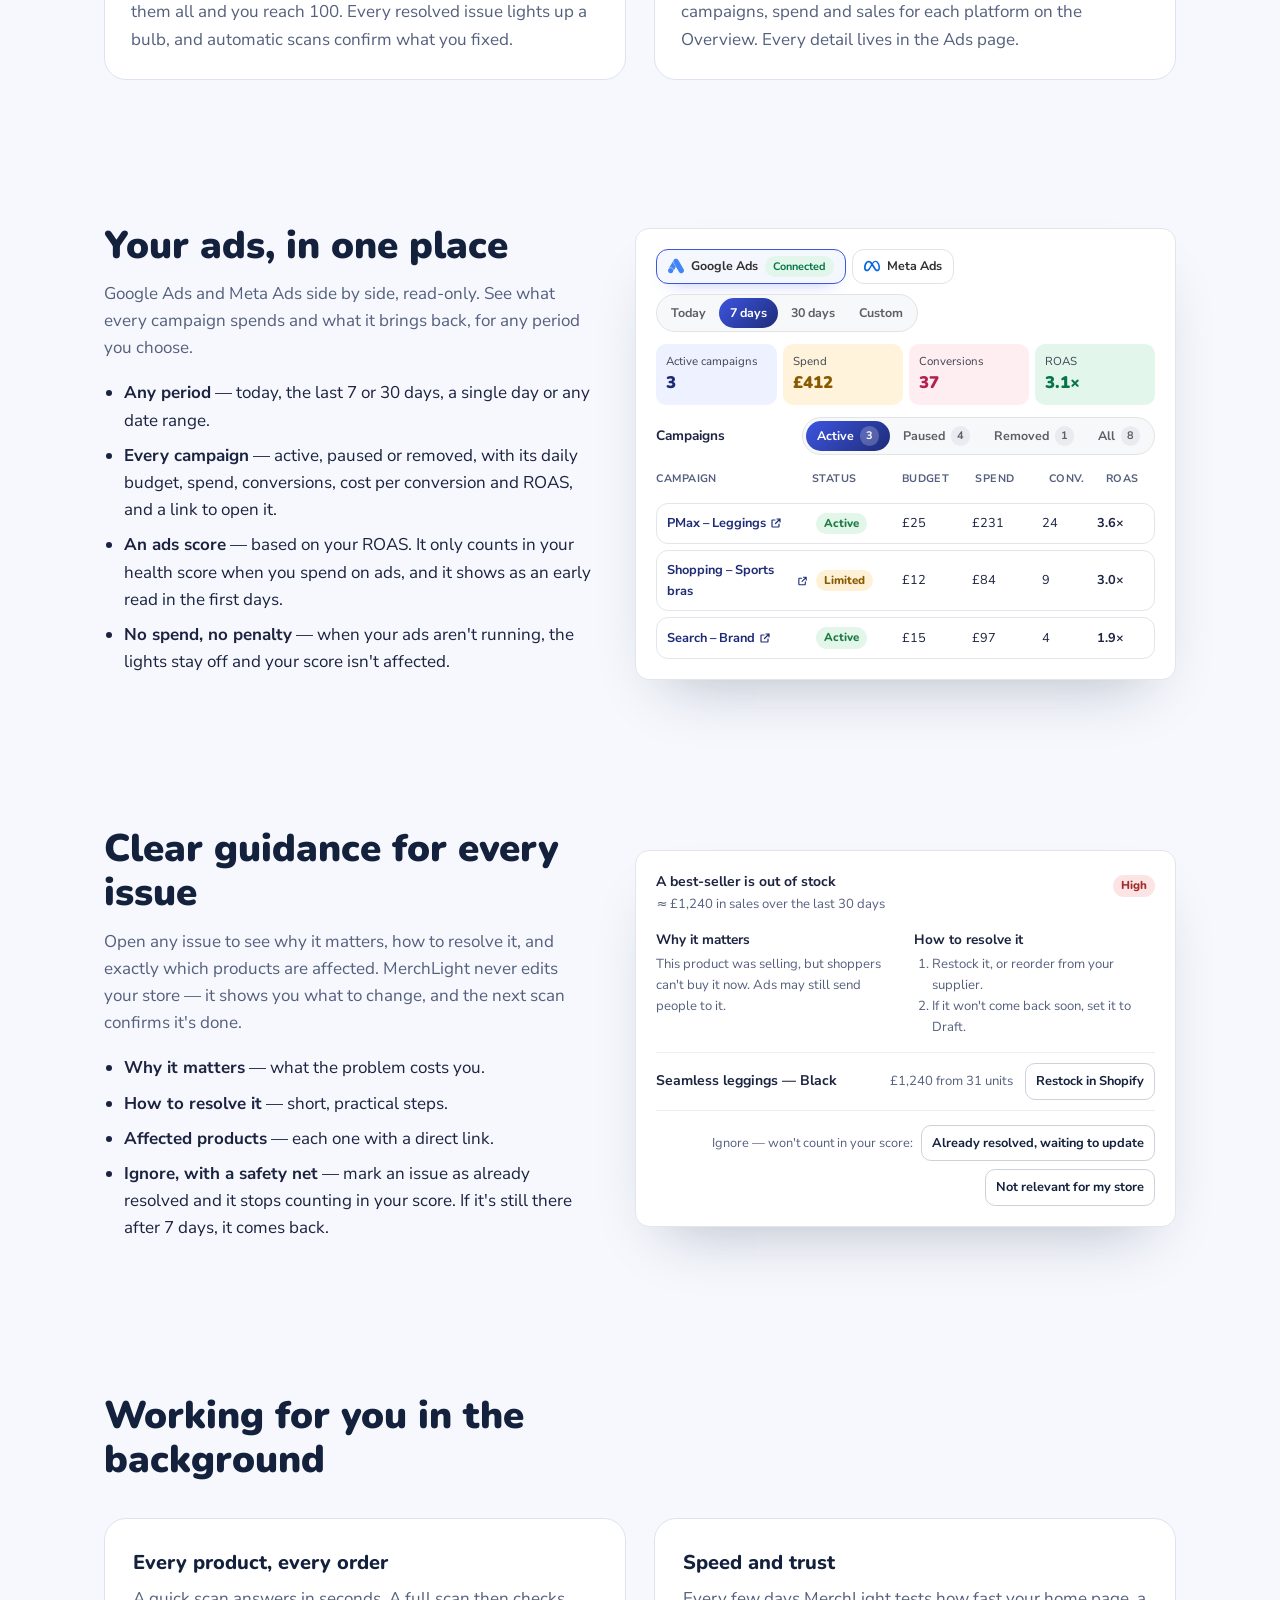
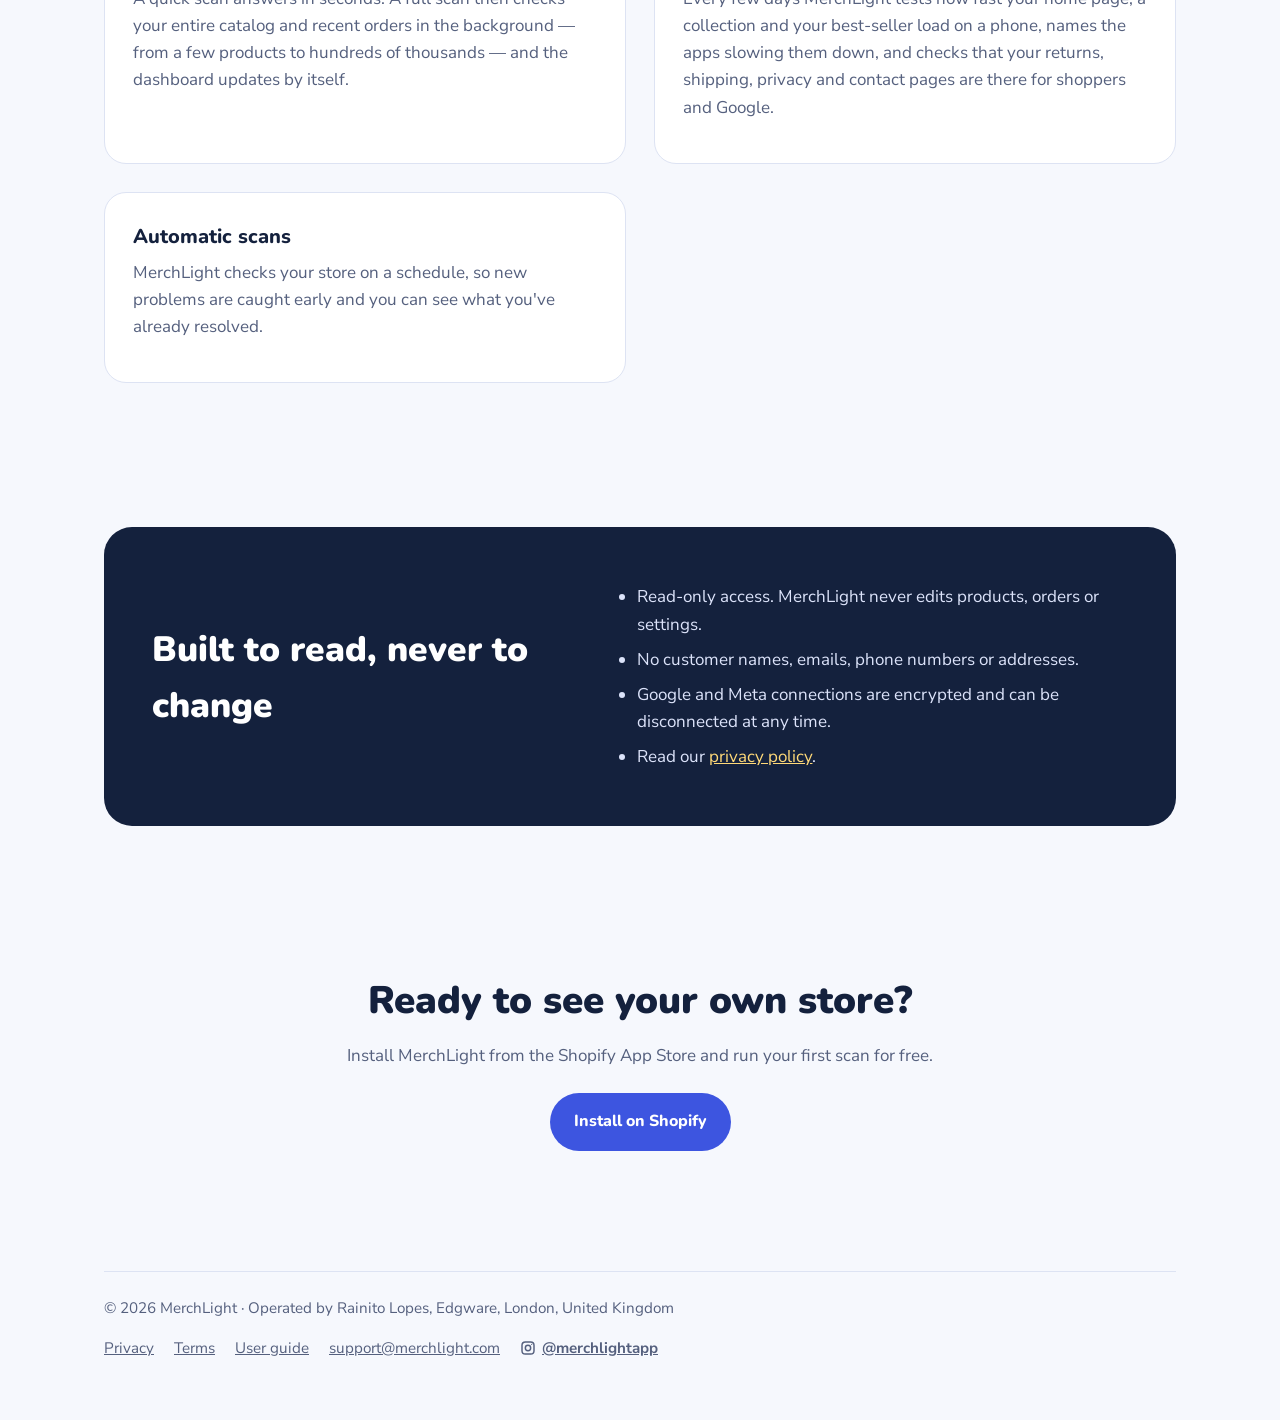
<file: demo/index.html>
<!doctype html>
<html lang="en">
<head>
<meta charset="utf-8">
<meta name="viewport" content="width=device-width, initial-scale=1">
<title>See MerchLight in action — MerchLight</title>
<meta name="description" content="A guided look at the MerchLight dashboard: your store health score, sales at risk, top priorities, guidance for every issue, and your Google Ads and Meta Ads results with ROAS.">
<link rel="canonical" href="https://merchlight.com/demo/">
<link rel="icon" type="image/png" sizes="32x32" href="/assets/favicon-32.png">
<link rel="apple-touch-icon" href="/assets/icon-192.png">
<meta property="og:title" content="See MerchLight in action">
<meta property="og:description" content="A guided look at the MerchLight dashboard, from your products to your ads, with example data.">
<meta property="og:url" content="https://merchlight.com/demo/">
<meta property="og:image" content="https://merchlight.com/assets/icon-512.png">
<link rel="stylesheet" href="/assets/site.css">
<style>
.dl-subs{margin-top:14px}
.dl-sub .pill{margin-top:2px}
.dl-setup h3{font-family:var(--display);font-weight:800;font-size:1.1rem;display:flex;justify-content:space-between;align-items:baseline}
.dl-setup h3 em{font-style:normal;font-family:var(--body);font-size:.8rem;color:var(--indigo)}
.dl-setup .dl-progress{height:9px}.dl-setup .dl-progress span{height:9px}
.dl-steps li.next{background:#F3F5FC;border:1px solid #C9D1F6;border-radius:10px;padding:8px 10px;align-items:flex-start;flex-direction:column;gap:6px;color:var(--night);font-weight:700}
.dl-steps li.next .dl-run{margin-left:0;padding:6px 10px;font-size:.78rem}
.dl-opt{font-style:normal;font-size:.72rem;font-weight:700;color:var(--muted);margin-left:6px}
.ad-plat{display:grid;grid-template-columns:1fr 1fr;gap:14px}
.ad-plat > div > b{display:flex;align-items:center;gap:6px;font-size:.88rem;margin-bottom:8px}
.ad-stats{display:grid;grid-template-columns:1fr 1fr;gap:6px}
.ad-stats span{background:#F7F8FA;border-radius:10px;padding:7px 10px;display:flex;flex-direction:column;font-size:.72rem;color:var(--muted)}
.ad-stats strong{font-family:var(--display);font-weight:900;font-size:1.05rem;color:var(--night)}
.ad-drop{margin-top:8px;border:1px solid #E3E5EA;border-radius:10px;padding:7px 10px;font-size:.8rem;font-weight:700;display:flex;justify-content:space-between}
.ad-tabs,.ad-periods{display:flex;flex-wrap:wrap;gap:6px}
.ad-tabs span,.ad-periods span{border:1px solid #CDD1DA;border-radius:10px;padding:5px 10px;font-size:.78rem;font-weight:700;background:#fff;color:var(--night)}
.ad-tabs span.on,.ad-periods span.on{background:var(--night);border-color:var(--night);color:#fff}
.ad-top{display:flex;justify-content:space-between;flex-wrap:wrap;gap:10px;margin-bottom:12px}
.ad-kpis{display:grid;grid-template-columns:repeat(4,1fr);gap:8px;margin-bottom:12px}
.ad-kpis span{background:#F7F8FA;border-radius:10px;padding:10px;display:flex;flex-direction:column;font-size:.72rem;color:var(--muted)}
.ad-kpis strong{font-family:var(--display);font-weight:900;font-size:1.25rem;color:#1E2C78}
.ad-row{display:grid;grid-template-columns:minmax(0,1.8fr) 1fr .8fr .8fr .6fr .6fr;gap:8px;align-items:center;padding:9px 0;border-top:1px solid #ECEEF2;font-size:.8rem}
.ad-row.th{font-size:.68rem;font-weight:700;text-transform:uppercase;letter-spacing:.04em;color:var(--muted);border-top:0}
.ad-row a{font-weight:700;color:#1E2C78;text-decoration:none;display:inline-flex;gap:4px;align-items:center}
.ad-row .pill{margin-top:0}
.ad-filters{display:flex;justify-content:space-between;flex-wrap:wrap;gap:8px;align-items:center;margin:4px 0 6px}
.tour.tour-4{grid-template-columns:repeat(2,1fr)}
@media (max-width:700px){.ad-plat,.ad-kpis{grid-template-columns:1fr 1fr}.ad-plat{grid-template-columns:1fr}.ad-row{grid-template-columns:minmax(0,1.6fr) .8fr .7fr .6fr}.ad-row > :nth-child(2),.ad-row > :nth-child(5){display:none}.tour.tour-4{grid-template-columns:1fr}}

/* Nov 2026: cards in the app's current style (stripe, badge, outlined rows, pill buttons). Lamps unchanged. */
.mx-shot{position:relative}.mx-shot img{display:block;width:100%;height:auto;border-radius:14px;box-shadow:0 1px 0 rgba(0,0,0,.05),0 6px 18px -10px rgba(20,33,61,.35)}
.mx-card{position:relative;background:#fff;border:1px solid #E3E5EA;border-radius:14px;padding:18px 16px 16px;overflow:visible}
.mx-card::before,.mx-risk::before{content:"";position:absolute;inset:0 0 auto 0;height:4px;background:var(--s);border-radius:14px 14px 0 0}
.mx-head{display:flex;align-items:center;gap:10px;margin-bottom:12px}
.mx-head h3{font-family:var(--body);font-size:.95rem;font-weight:700;margin:0;color:var(--night)}
.mx-head span:not(.mx-badge){display:block;font-size:.78rem;color:var(--muted)}
.mx-right{margin-left:auto}
.mx-badge{flex:none;width:34px;height:34px;border-radius:10px;display:grid;place-items:center;box-shadow:0 6px 14px -8px rgba(30,44,120,.8)}
.mx-subs{display:grid;grid-template-columns:1fr 1fr;gap:8px;margin-top:14px}
.mx-sub{display:grid;grid-template-columns:auto 1fr auto;gap:8px;align-items:center;border:1px solid #E3E5EA;border-left:5px solid var(--band);border-radius:12px;padding:10px 12px}
.mx-sub div{display:flex;flex-direction:column;align-items:flex-start;gap:2px;min-width:0}
.mx-sub b{display:flex;align-items:center;gap:6px;font-size:.86rem}
.mx-sub b img{width:16px;height:16px}
.mx-sub span:not(.pill){color:var(--muted);font-size:.75rem}
.mx-sub strong{font-family:var(--display);font-weight:900;font-size:1.25rem;white-space:nowrap}
.mx-sub.off{border-style:dashed;border-left-style:solid}.mx-sub strong.muted{color:#A4A9B6}
.mx-sub strong small{font-size:.45em;color:var(--muted)}
.mx-gold{border:1.5px solid #F0A21E;background:#FFFBF2;border-radius:12px;padding:14px;display:flex;flex-direction:column;gap:8px;box-shadow:0 10px 24px -18px rgba(240,162,30,.9)}
.mx-row-top{display:flex;justify-content:space-between;gap:10px;align-items:flex-start}
.mx-pts{font-size:.78rem;font-weight:900;color:#067647;background:#E3F6EC;border-radius:999px;padding:4px 11px;white-space:nowrap}
.mx-btns{display:flex;flex-wrap:wrap;gap:8px;margin-top:4px}
.mx-gold-btn{display:inline-flex;align-items:center;gap:6px;border-radius:999px;padding:8px 16px;font-size:.8rem;font-weight:800;color:#1B1440;background:linear-gradient(135deg,#FFD978,#F0A21E);align-self:flex-start}
.mx-navy{display:inline-flex;align-items:center;gap:6px;border-radius:999px;padding:8px 15px;font-size:.8rem;font-weight:800;color:#fff;background:linear-gradient(135deg,#3D55E0,#1E2C78);box-shadow:0 8px 18px -12px rgba(30,44,120,.9);white-space:nowrap}
.mx-navy.sm{padding:5px 12px;font-size:.75rem}
.mx-ghost{display:inline-flex;align-items:center;border:1.5px solid #E3E3E3;background:#fff;border-radius:999px;padding:7px 14px;font-size:.8rem;font-weight:650;color:#303030}
.mx-more{display:inline-flex;align-items:center;gap:8px;border:1.5px solid #C7CEF5;background:#F5F7FF;color:#1E2C78;border-radius:999px;padding:6px 14px;font-size:.8rem;font-weight:800}
.mx-more i{font-style:normal;display:grid;place-items:center;width:18px;height:18px;border-radius:50%;background:#3D55E0;color:#fff;font-size:.7rem;line-height:1}
.mx-list{display:flex;flex-direction:column;gap:8px;margin:8px 0}
.mx-pr{display:grid;grid-template-columns:30px minmax(0,1fr) auto;gap:10px;align-items:center;border:1px solid #E3E5EA;border-radius:12px;padding:10px 12px}
.mx-pr b{display:block;font-size:.86rem;margin-bottom:3px}
.mx-pr em{font-style:normal;font-family:var(--display);font-weight:900;font-size:1rem;color:#0E7A4F}
.mx-outline{border:1px solid #E3E5EA;border-radius:12px;padding:12px}
.mx-off{border-style:dashed;display:flex;flex-direction:column;gap:8px;align-items:flex-start}.mx-offtext{margin:0;font-size:.8rem;color:var(--muted)}
.mx-outline > b{display:flex;align-items:center;gap:6px;font-size:.86rem;margin-bottom:8px}
.mx-outline > b img{width:16px;height:16px}
.mx-kpis{display:grid;grid-template-columns:1fr 1fr;gap:6px}
.mx-kpis.four{grid-template-columns:repeat(4,1fr);margin-bottom:12px}
.mx-kpis span{border-radius:10px;padding:8px 10px;display:flex;flex-direction:column;font-size:.72rem;color:#3E4450}
.mx-kpis strong{font-family:var(--display);font-weight:900;font-size:1.05rem}
.k-blue{background:#EEF1FF}.k-blue strong{color:#1E2C78}.k-amber{background:#FFF4DB}.k-amber strong{color:#8A5A00}
.k-green{background:#E3F6EC}.k-green strong{color:#067647}.k-pink{background:#FFEEF1}.k-pink strong{color:#B42350}
.mx-count{white-space:nowrap;font-size:.75rem;font-weight:800;border-radius:999px;padding:3px 10px;background:#EEF1FF;color:#1E2C78}
.mx-track{height:8px;border-radius:999px;background:#E6E8EC;overflow:hidden;margin:2px 0 6px}
.mx-track span{display:block;height:8px;border-radius:999px;background:linear-gradient(90deg,#3D55E0,#12B76A)}
.mx-track.gold span{background:linear-gradient(90deg,#F0A21E,#FFD978)}
.mx-row{display:grid;grid-template-columns:auto minmax(0,1fr) auto;gap:10px;align-items:center;border:1px solid #E3E5EA;border-radius:12px;padding:9px 11px;font-size:.84rem}
.mx-row b{font-weight:650;display:flex;flex-direction:column}
.mx-row small{font-size:.72rem;font-weight:500;color:var(--muted)}
.mx-row.done{background:#F3FBF6;border-color:#CDEFD9}
.mx-row.next{border:1.5px solid #3D55E0;background:#F5F7FF;grid-template-columns:auto minmax(0,1fr)}
.mx-row.next b{font-weight:700}
.mx-logo{width:30px;height:30px;border-radius:9px;display:grid;place-items:center;background:#F7F8FA}
.mx-logo img{width:18px;height:18px}
.mx-check{width:22px;height:22px;border-radius:50%;background:#12B76A;color:#fff;display:grid;place-items:center;font-size:.72rem;font-weight:900;margin:0 4px}
.mx-ring{width:22px;height:22px;border-radius:50%;border:2px solid #3D55E0;box-sizing:border-box;margin:0 4px}
.mx-ok{font-size:.72rem;font-weight:800;border-radius:999px;padding:3px 9px;background:#E3F6EC;color:#067647;white-space:nowrap}
.mx-act{display:flex;align-items:center;gap:6px}
.mx-skip{font-size:.72rem;font-weight:650;color:#6B7280;text-decoration:underline;text-underline-offset:2px;white-space:nowrap}
.mx-line{display:flex;justify-content:space-between;align-items:center;gap:8px;border:1px solid #E3E5EA;border-radius:12px;padding:8px 11px;font-size:.84rem}
.mx-trophies{display:grid;grid-template-columns:repeat(4,1fr);gap:6px;margin-top:10px}
.mx-trophies span{border:1px solid #E3E5EA;border-radius:10px;padding:6px 2px;text-align:center;font-size:.72rem;font-weight:700;color:var(--muted)}
.mx-trophies span.me{border:1.5px solid #8E96A3;background:#F3F4F6;color:#3E4450}
.mx-risk{position:relative;border-radius:14px;padding:18px 16px 16px;color:#fff;background:radial-gradient(120% 90% at 100% 0%,#3D55E0 0%,#1E2C78 55%,#14213D 100%);--s:linear-gradient(90deg,#F0A21E,#FF5C7A)}
.mx-risk .mx-head h3{color:#fff}.mx-risk .mx-head span:not(.mx-badge){color:#C9D1F6}
.mx-risk-in{border:1px solid rgba(255,255,255,.14);background:rgba(255,255,255,.06);border-radius:12px;padding:14px;display:flex;flex-direction:column;gap:8px}
.mx-risk-in p{margin:0;color:#DCE1FA;font-size:.85rem}.mx-risk-in b{color:#fff}
.mx-risk .dl-money{color:#FFD978}
.mx-chan{display:inline-flex;align-items:center;gap:7px;border:1.5px solid #E3E3E3;background:#fff;border-radius:12px;padding:6px 11px;font-weight:700;font-size:.8rem;color:#303030}
.mx-chan img{width:16px;height:16px}
.mx-chan i{font-style:normal;font-size:.68rem;font-weight:800;border-radius:999px;padding:2px 8px;background:#E3F6EC;color:#067647}
.ad-tabs .mx-chan{border:1.5px solid #E3E3E3;background:#fff;color:#303030;padding:6px 11px;border-radius:12px}
.ad-tabs .mx-chan.on,.mx-chan.on{border-color:#3D55E0;background:#F5F7FF;color:#303030;box-shadow:0 8px 18px -14px rgba(61,85,224,.9)}
.mx-seg{display:inline-flex;flex-wrap:wrap;background:#F7F8FA;border:1.5px solid #E3E3E3;border-radius:22px;padding:3px;gap:2px}
.mx-seg span{display:inline-flex;align-items:center;gap:6px;border-radius:999px;padding:5px 11px;font-size:.78rem;font-weight:700;color:#5C6066}
.mx-seg span.on{background:linear-gradient(135deg,#3D55E0,#1E2C78);color:#fff}
.mx-seg i{font-style:normal;font-size:.68rem;font-weight:800;border-radius:999px;padding:1px 6px;background:#E9EBF0;color:#5C6066}
.mx-seg span.on i{background:rgba(255,255,255,.22);color:#fff}
.mx-camp{border:1px solid #E3E5EA !important;border-radius:12px;padding:9px 10px !important;margin-top:6px}
.mx .v3-level{display:flex;gap:12px;align-items:center}
@media (max-width:700px){.mx-subs{grid-template-columns:1fr}.mx-kpis.four{grid-template-columns:1fr 1fr}}
</style>
<link rel="stylesheet" href="/assets/signin.css">
</head>
<body>
<div class="wrap">
  <header class="top">
    <a href="/" aria-label="MerchLight home"><img src="/assets/logo.svg" alt="MerchLight"></a>
    <nav aria-label="Main">
      <a href="/#checks">What it checks</a>
      <a href="/#how">How it works</a>
      <a href="/demo/" aria-current="page">See it in action</a>
      <a href="/pricing/">Pricing</a>
      <a href="/guide/">Guide</a>
      <a href="mailto:hello@merchlight.com">Contact</a>
    </nav>
    <a class="ml-ig" href="https://www.instagram.com/merchlightapp/" target="_blank" rel="noopener" aria-label="MerchLight on Instagram (@merchlightapp)" title="@merchlightapp on Instagram"><svg width="22" height="22" viewBox="0 0 24 24" fill="none" stroke="currentColor" stroke-width="2" stroke-linecap="round" stroke-linejoin="round" aria-hidden="true"><rect x="3" y="3" width="18" height="18" rx="5"/><circle cx="12" cy="12" r="4"/><circle cx="17.5" cy="6.5" r="1" fill="currentColor" stroke="none"/></svg></a>
    <div class="ml-signin">
      <button type="button" class="ml-signin-btn" aria-label="Sign in" aria-expanded="false" aria-controls="ml-signin-menu">
        <svg width="24" height="24" viewBox="-32 -32 64 64" aria-hidden="true"><circle class="glow" cx="0" cy="-1" r="24" fill="#FFD978" opacity=".5"/><path class="fill" d="M0 -15 C9 -15 15 -8 15 0 C15 6 11 9 9 11 C8 12 7.5 13.5 7.5 15 H-7.5 C-7.5 13.5 -8 12 -9 11 C-11 9 -15 6 -15 0 C-15 -8 -9 -15 0 -15 Z"/><rect x="-7" y="17" width="14" height="4" rx="2" fill="#8C92A0"/><rect x="-5" y="22.5" width="10" height="3.5" rx="1.75" fill="#8C92A0"/></svg>
      </button>
      <div class="ml-signin-pop" id="ml-signin-menu">
        <h2>Sign in</h2>
        <a class="ml-signin-opt" href="https://app.merchlight.com/admin/login">
          <span class="ml-signin-ic" style="background:#EEF1FF"><svg width="22" height="22" viewBox="0 0 24 24" fill="none" stroke="#3D55E0" stroke-width="2.2" stroke-linecap="round" stroke-linejoin="round" aria-hidden="true"><rect x="3" y="4" width="18" height="16" rx="3"/><path d="M3 9h18M8 14h4"/></svg></span>
          <span><b>Team &amp; business partners</b><small>Prospects, calendar and earnings. We email you a sign-in link, no password.</small></span>
          <span class="ml-signin-go" aria-hidden="true">→</span>
        </a>
        <a class="ml-signin-opt" href="https://apps.shopify.com/merchlight-store-health-check" target="_blank" rel="noopener">
          <span class="ml-signin-ic" style="background:#E3F6EC"><svg width="22" height="22" viewBox="0 0 24 24" fill="none" stroke="#067647" stroke-width="2.2" stroke-linecap="round" stroke-linejoin="round" aria-hidden="true"><path d="M6 8h12l-1 12H7z"/><path d="M9 8a3 3 0 0 1 6 0"/></svg></span>
          <span><b>Store owners</b><small>MerchLight opens inside your Shopify admin, under Apps.</small></span>
          <span class="ml-signin-go" aria-hidden="true">→</span>
        </a>
        <p class="ml-signin-foot">Referral partner? Open the personal link from your welcome email. Lost it? Write to <a href="mailto:partners@merchlight.com">partners@merchlight.com</a>.</p>
      </div>
    </div>
  </header>

  <main>
    <section class="demo-hero" aria-labelledby="demo-title">
      <h1 id="demo-title">See MerchLight in action.</h1>
      <p class="lead">A guided look at the dashboard you'll see inside Shopify. Every number below is example data — after installing, MerchLight shows your own store.</p>
      <div class="actions">
        <a class="btn btn-primary" href="https://apps.shopify.com/merchlight-store-health-check" target="_blank" rel="noopener">Install on Shopify</a>
        <a class="btn btn-ghost" href="#tour">Take the tour</a>
      </div>
    </section>

    <section class="demo-shot" aria-label="Example MerchLight dashboard">
      <div class="dl-window">
        <div class="dl-bar"><span></span><span></span><span></span><em>Shopify admin · Apps · MerchLight</em></div>
        <div class="dl-app mx">
          <div class="dl-head">
            <img src="/assets/logo.svg" alt="MerchLight">
            <div class="dl-sep"></div>
            <div class="dl-meta"><b>Overview</b><span>Last scan 12 min ago · all 1,248 products checked</span></div>
            <span class="mx-navy" style="margin-left:auto">Run scan</span>
          </div>

          <div class="dl-grid">
            <div class="dl-main">
              <div class="mx-shot" id="callout-1"><span class="dl-marker" aria-hidden="true">1</span><img src="/assets/screens/health.webp" width="720" height="458" alt="Store health card with score, light level, trend and channel scores" loading="lazy"></div>

              <div class="mx-shot" id="callout-2"><span class="dl-marker" aria-hidden="true">2</span><img src="/assets/screens/move.webp" width="720" height="283" alt="Your next best move card" loading="lazy"></div>

              <div class="mx-shot" id="callout-3"><span class="dl-marker" aria-hidden="true">3</span><img src="/assets/screens/prio.webp" width="720" height="481" alt="Your top priorities card with the bulb garland" loading="lazy"></div>

              <div class="mx-card" id="callout-4" style="--s:linear-gradient(90deg,#3D55E0,#8B5CF6,#FF5C7A)">
                <span class="dl-marker" aria-hidden="true">4</span>
                <div class="mx-head"><span class="mx-badge" style="background:linear-gradient(135deg,#3D55E0,#8B5CF6)" aria-hidden="true"><svg width="20" height="20" viewBox="0 0 24 24"><path d="M3 10v4h3l6 4V6L6 10H3z" fill="#fff"/><path d="M15 9.5a3.5 3.5 0 0 1 0 5M17.5 7a7 7 0 0 1 0 10" fill="none" stroke="#FFD978" stroke-width="2" stroke-linecap="round"/></svg></span><div><h3>Ads</h3><span>Last 7 days · reported by Google and Meta</span></div></div>
                <div class="ad-plat">
                  <div class="mx-outline"><b><img src="/assets/icons/google-ads.svg" alt="" width="20" height="20"> Google Ads <span class="pill ok">Connected</span></b>
                    <div class="mx-kpis"><span class="k-green">ROAS<strong>3.1×</strong></span><span class="k-blue">Active campaigns<strong>3</strong></span><span class="k-amber">Amount spent<strong>£412</strong></span><span class="k-pink">Conversions / sales<strong>37 / £1,280</strong></span></div>
                  </div>
                  <div class="mx-outline mx-off"><b><img src="/assets/icons/meta.svg" alt="" width="20" height="20"> Meta Ads <span class="pill neutral">Not connected</span></b>
                    <p class="mx-offtext">Connect Meta Ads to see Facebook and Instagram campaigns next to your store.</p><span class="mx-navy sm">Connect Meta Ads</span>
                  </div>
                </div>
              </div>
            </div>

            <div class="dl-side">
              <div class="mx-card" style="--s:linear-gradient(90deg,#3D55E0,#12B76A)">
                <div class="mx-head"><span class="mx-badge" style="background:linear-gradient(135deg,#3D55E0,#1E2C78)" aria-hidden="true"><svg width="18" height="18" viewBox="0 0 24 24" fill="none" stroke="#fff" stroke-width="2.6" stroke-linecap="round" stroke-linejoin="round"><path d="M5 13l4 4L19 7"/></svg></span><div><h3>Get set up</h3><span>Get MerchLight ready to work for you.</span></div><div class=mx-right><span class="mx-count">3 of 5</span></div></div>
                <div class="mx-track"><span style="width:60%"></span></div>
                <div class="mx-list">
                  <div class="mx-row done"><span class="mx-check">✓</span><b>Run your first scan</b></div>
                  <div class="mx-row done"><span class="mx-logo"><img src="/assets/icons/google-merchant.svg" alt="" width="20" height="20"></span><b>Connect Google Merchant Center</b><span class="mx-ok">● Connected</span></div>
                  <div class="mx-row done"><span class="mx-logo"><img src="/assets/icons/google-ads.svg" alt="" width="20" height="20"></span><b>Connect Google Ads</b><span class="mx-ok">● Connected</span></div>
                  <div class="mx-row"><span class="mx-logo"><img src="/assets/icons/meta.svg" alt="" width="20" height="20"></span><b>Connect Meta Ads<small>Optional</small></b><span class="mx-act"><span class="mx-skip">Not relevant</span><span class="mx-navy sm">Connect</span></span></div>
                  <div class="mx-row next"><span class="mx-ring"></span><div><b>Resolve your first issue</b><small>Open the top priority and follow the guidance.</small></div></div>
                </div>
              </div>
              <div class="mx-risk">
                <div class="mx-head"><span class="mx-badge" style="background:linear-gradient(135deg,#FF8A5C,#F04438)" aria-hidden="true"><svg width="18" height="18" viewBox="0 0 24 24" fill="none" stroke="#fff" stroke-width="2.3" stroke-linecap="round" stroke-linejoin="round"><path d="M12 3l7 3v6c0 4.5-3 7.5-7 9-4-1.5-7-4.5-7-9V6z"/><path d="M9 12l2 2 4-4"/></svg></span><div><h3>Sales at risk</h3><span>This month, from your real sales</span></div></div>
                <div class="mx-risk-in">
                  <span class="dl-money">≈ £1,240</span>
                  <p>Your best-seller <b>Seamless leggings — Black</b> is out of stock. Estimated from the last 30 days of sales.</p>
                  <span class="mx-gold-btn">Restock in Shopify <svg width="12" height="12" viewBox="0 0 24 24" fill="none" stroke="currentColor" stroke-width="2.4" stroke-linecap="round" stroke-linejoin="round" aria-hidden="true"><path d="M14 4h6v6M20 4l-9 9M18 14v5a1 1 0 0 1-1 1H5a1 1 0 0 1-1-1V7a1 1 0 0 1 1-1h5"/></svg></span>
                </div>
              </div>
              <div class="mx-shot"><img src="/assets/screens/level.webp" width="355" height="275" alt="Your level card with trophies" loading="lazy"></div>
              <div class="mx-card" style="--s:linear-gradient(90deg,#12B76A,#3D55E0)">
                <div class="mx-head"><span class="mx-badge" style="background:linear-gradient(135deg,#12B76A,#067647)" aria-hidden="true"><svg width="18" height="18" viewBox="0 0 24 24" fill="none" stroke="#fff" stroke-width="2.3" stroke-linecap="round"><path d="M4 16a8 8 0 0 1 16 0"/><path d="M12 16l4-5"/></svg></span><div><h3>Speed &amp; trust</h3><span>How fast your pages open on a phone.</span></div></div>
                <div class="mx-list">
                  <div class="mx-line">Home page on a phone <span class="pill warn">62 · could be faster</span></div>
                  <div class="mx-line">Collection page <span class="pill ok">71 · fast</span></div>
                  <div class="mx-line">Best-seller page <span class="pill ok">78 · fast</span></div>
                  <div class="mx-line">Trust pages <span class="pill ok">6 of 7 found</span></div>
                </div>
              </div>
              <div class="mx-shot"><img src="/assets/screens/conn.webp" width="355" height="276" alt="Connections card" loading="lazy"></div>
              <div class="mx-shot"><img src="/assets/screens/aband.webp" width="355" height="348" alt="Abandoned checkouts card" loading="lazy"></div>
            </div>
          </div>
        </div>
      </div>
      <p class="note center">Example store with illustrative data.</p>
    </section>

    <section id="tour" aria-labelledby="tour-title">
      <div class="sec-head">
        <h2 id="tour-title">What you're looking at</h2>
        <p>Four things tell you, at a glance, how your store is doing and where to start.</p>
      </div>
      <ol class="tour tour-4">
        <li>
          <h3>A health score that lights up</h3>
          <p>One score for your whole store, from 0 to 100. The lamp fills as it rises, and your light level shows how close you are to glowing. Keep your store healthy over time and you earn trophies: Bronze, Silver, Gold and Diamond.</p>
        </li>
        <li>
          <h3>Your next best move</h3>
          <p>Not sure where to start? MerchLight picks the issue that raises your score the most for the least effort — high-impact issues first — and tells you how long it takes.</p>
        </li>
        <li>
          <h3>Points for every issue</h3>
          <p>Each priority shows how many points it's worth. Resolve them all and you reach 100. Every resolved issue lights up a bulb, and automatic scans confirm what you fixed.</p>
        </li>
        <li>
          <h3>Your ads, next to your store</h3>
          <p>Connect Google Ads and Meta Ads to see ROAS, active campaigns, spend and sales for each platform on the Overview. Every detail lives in the Ads page.</p>
        </li>
      </ol>
    </section>

    <section aria-labelledby="ads-title">
      <div class="demo-split">
        <div class="sec-head">
          <h2 id="ads-title">Your ads, in one place</h2>
          <p>Google Ads and Meta Ads side by side, read-only. See what every campaign spends and what it brings back, for any period you choose.</p>
          <ul class="demo-list">
            <li><b>Any period</b> — today, the last 7 or 30 days, a single day or any date range.</li>
            <li><b>Every campaign</b> — active, paused or removed, with its daily budget, spend, conversions, cost per conversion and ROAS, and a link to open it.</li>
            <li><b>An ads score</b> — based on your ROAS. It only counts in your health score when you spend on ads, and it shows as an early read in the first days.</li>
            <li><b>No spend, no penalty</b> — when your ads aren't running, the lights stay off and your score isn't affected.</li>
          </ul>
        </div>
        <div class="dl-card dl-issue mx-adspage" aria-label="Example of the Ads page">
          <div class="ad-top">
            <div class="ad-tabs"><span class="mx-chan on"><img src="/assets/icons/google-ads.svg" alt="" width="20" height="20"> Google Ads <i>Connected</i></span><span class="mx-chan"><img src="/assets/icons/meta.svg" alt="" width="20" height="20"> Meta Ads</span></div>
            <div class="mx-seg"><span>Today</span><span class="on">7 days</span><span>30 days</span><span>Custom</span></div>
          </div>
          <div class="mx-kpis four"><span class="k-blue">Active campaigns<strong>3</strong></span><span class="k-amber">Spend<strong>£412</strong></span><span class="k-pink">Conversions<strong>37</strong></span><span class="k-green">ROAS<strong>3.1×</strong></span></div>
          <div class="ad-filters"><b style="font-size:.85rem">Campaigns</b><div class="mx-seg"><span class="on">Active <i>3</i></span><span>Paused <i>4</i></span><span>Removed <i>1</i></span><span>All <i>8</i></span></div></div>
          <div class="ad-row th"><span>Campaign</span><span>Status</span><span>Budget</span><span>Spend</span><span>Conv.</span><span>ROAS</span></div>
          <div class="ad-row mx-camp"><a>PMax – Leggings <svg width="12" height="12" viewBox="0 0 24 24" fill="none" stroke="currentColor" stroke-width="2.4" stroke-linecap="round" stroke-linejoin="round" aria-hidden="true"><path d="M14 4h6v6M20 4l-9 9M18 14v5a1 1 0 0 1-1 1H5a1 1 0 0 1-1-1V7a1 1 0 0 1 1-1h5"/></svg></a><span><span class="pill ok">Active</span></span><span>£25</span><span>£231</span><span>24</span><b>3.6×</b></div>
          <div class="ad-row mx-camp"><a>Shopping – Sports bras <svg width="12" height="12" viewBox="0 0 24 24" fill="none" stroke="currentColor" stroke-width="2.4" stroke-linecap="round" stroke-linejoin="round" aria-hidden="true"><path d="M14 4h6v6M20 4l-9 9M18 14v5a1 1 0 0 1-1 1H5a1 1 0 0 1-1-1V7a1 1 0 0 1 1-1h5"/></svg></a><span><span class="pill warn">Limited</span></span><span>£12</span><span>£84</span><span>9</span><b>3.0×</b></div>
          <div class="ad-row mx-camp"><a>Search – Brand <svg width="12" height="12" viewBox="0 0 24 24" fill="none" stroke="currentColor" stroke-width="2.4" stroke-linecap="round" stroke-linejoin="round" aria-hidden="true"><path d="M14 4h6v6M20 4l-9 9M18 14v5a1 1 0 0 1-1 1H5a1 1 0 0 1-1-1V7a1 1 0 0 1 1-1h5"/></svg></a><span><span class="pill ok">Active</span></span><span>£15</span><span>£97</span><span>4</span><b>1.9×</b></div>
        </div>
      </div>
    </section>

    <section aria-labelledby="issue-title">
      <div class="demo-split">
        <div class="sec-head">
          <h2 id="issue-title">Clear guidance for every issue</h2>
          <p>Open any issue to see why it matters, how to resolve it, and exactly which products are affected. MerchLight never edits your store — it shows you what to change, and the next scan confirms it's done.</p>
          <ul class="demo-list">
            <li><b>Why it matters</b> — what the problem costs you.</li>
            <li><b>How to resolve it</b> — short, practical steps.</li>
            <li><b>Affected products</b> — each one with a direct link.</li>
            <li><b>Ignore, with a safety net</b> — mark an issue as already resolved and it stops counting in your score. If it's still there after 7 days, it comes back.</li>
          </ul>
        </div>
        <div class="dl-card dl-issue" aria-label="Example of an open issue">
          <div class="dl-issue-top"><div><b>A best-seller is out of stock</b><span>≈ £1,240 in sales over the last 30 days</span></div><span class="pill bad">High</span></div>
          <div class="dl-issue-cols">
            <div><h4>Why it matters</h4><p>This product was selling, but shoppers can't buy it now. Ads may still send people to it.</p></div>
            <div><h4>How to resolve it</h4><ol><li>Restock it, or reorder from your supplier.</li><li>If it won't come back soon, set it to Draft.</li></ol></div>
          </div>
          <div class="dl-items">
            <div><b>Seamless leggings — Black</b><span>£1,240 from 31 units</span><span class="dl-btn">Restock in Shopify</span></div>
          </div>
          <div class="dl-ignore"><span>Ignore — won't count in your score:</span><span class="dl-btn">Already resolved, waiting to update</span><span class="dl-btn">Not relevant for my store</span></div>
        </div>
      </div>
    </section>

    <section aria-labelledby="more-title">
      <div class="sec-head">
        <h2 id="more-title">Working for you in the background</h2>
      </div>
      <div class="checks">
        <div class="check-group">
          <h3>Every product, every order</h3>
          <p>A quick scan answers in seconds. A full scan then checks your entire catalog and recent orders in the background — from a few products to hundreds of thousands — and the dashboard updates by itself.</p>
        </div>
        <div class="check-group">
          <h3>Speed and trust</h3>
          <p>Every few days MerchLight tests how fast your home page, a collection and your best-seller load on a phone, names the apps slowing them down, and checks that your returns, shipping, privacy and contact pages are there for shoppers and Google.</p>
        </div>
        <div class="check-group">
          <h3>Automatic scans</h3>
          <p>MerchLight checks your store on a schedule, so new problems are caught early and you can see what you've already resolved.</p>
        </div>
      </div>
    </section>

    <section aria-labelledby="trust-title">
      <div class="trust">
        <h2 id="trust-title">Built to read, never to change</h2>
        <ul>
          <li>Read-only access. MerchLight never edits products, orders or settings.</li>
          <li>No customer names, emails, phone numbers or addresses.</li>
          <li>Google and Meta connections are encrypted and can be disconnected at any time.</li>
          <li>Read our <a href="/privacy/">privacy policy</a>.</li>
        </ul>
      </div>
    </section>

    <section class="demo-cta" aria-labelledby="cta-title">
      <h2 id="cta-title">Ready to see your own store?</h2>
      <p>Install MerchLight from the Shopify App Store and run your first scan for free.</p>
      <a class="btn btn-primary" href="https://apps.shopify.com/merchlight-store-health-check" target="_blank" rel="noopener">Install on Shopify</a>
    </section>
  </main>

  <footer>
    <div class="row">
      <span>© 2026 MerchLight · Operated by Rainito Lopes, Edgware, London, United Kingdom</span>
      <nav aria-label="Legal">
        <a href="/privacy/">Privacy</a>
        <a href="/terms/">Terms</a><a href="/guide/">User guide</a>
        <a href="mailto:support@merchlight.com">support@merchlight.com</a><a class="ml-ig-foot" href="https://www.instagram.com/merchlightapp/" target="_blank" rel="noopener"><svg width="16" height="16" viewBox="0 0 24 24" fill="none" stroke="currentColor" stroke-width="2.2" stroke-linecap="round" stroke-linejoin="round" aria-hidden="true"><rect x="3" y="3" width="18" height="18" rx="5"/><circle cx="12" cy="12" r="4"/><circle cx="17.5" cy="6.5" r="1" fill="currentColor" stroke="none"/></svg>@merchlightapp</a>
      </nav>
    </div>
  </footer>
</div>
<script src="/assets/signin.js" defer></script>
</body>
</html>
</file>
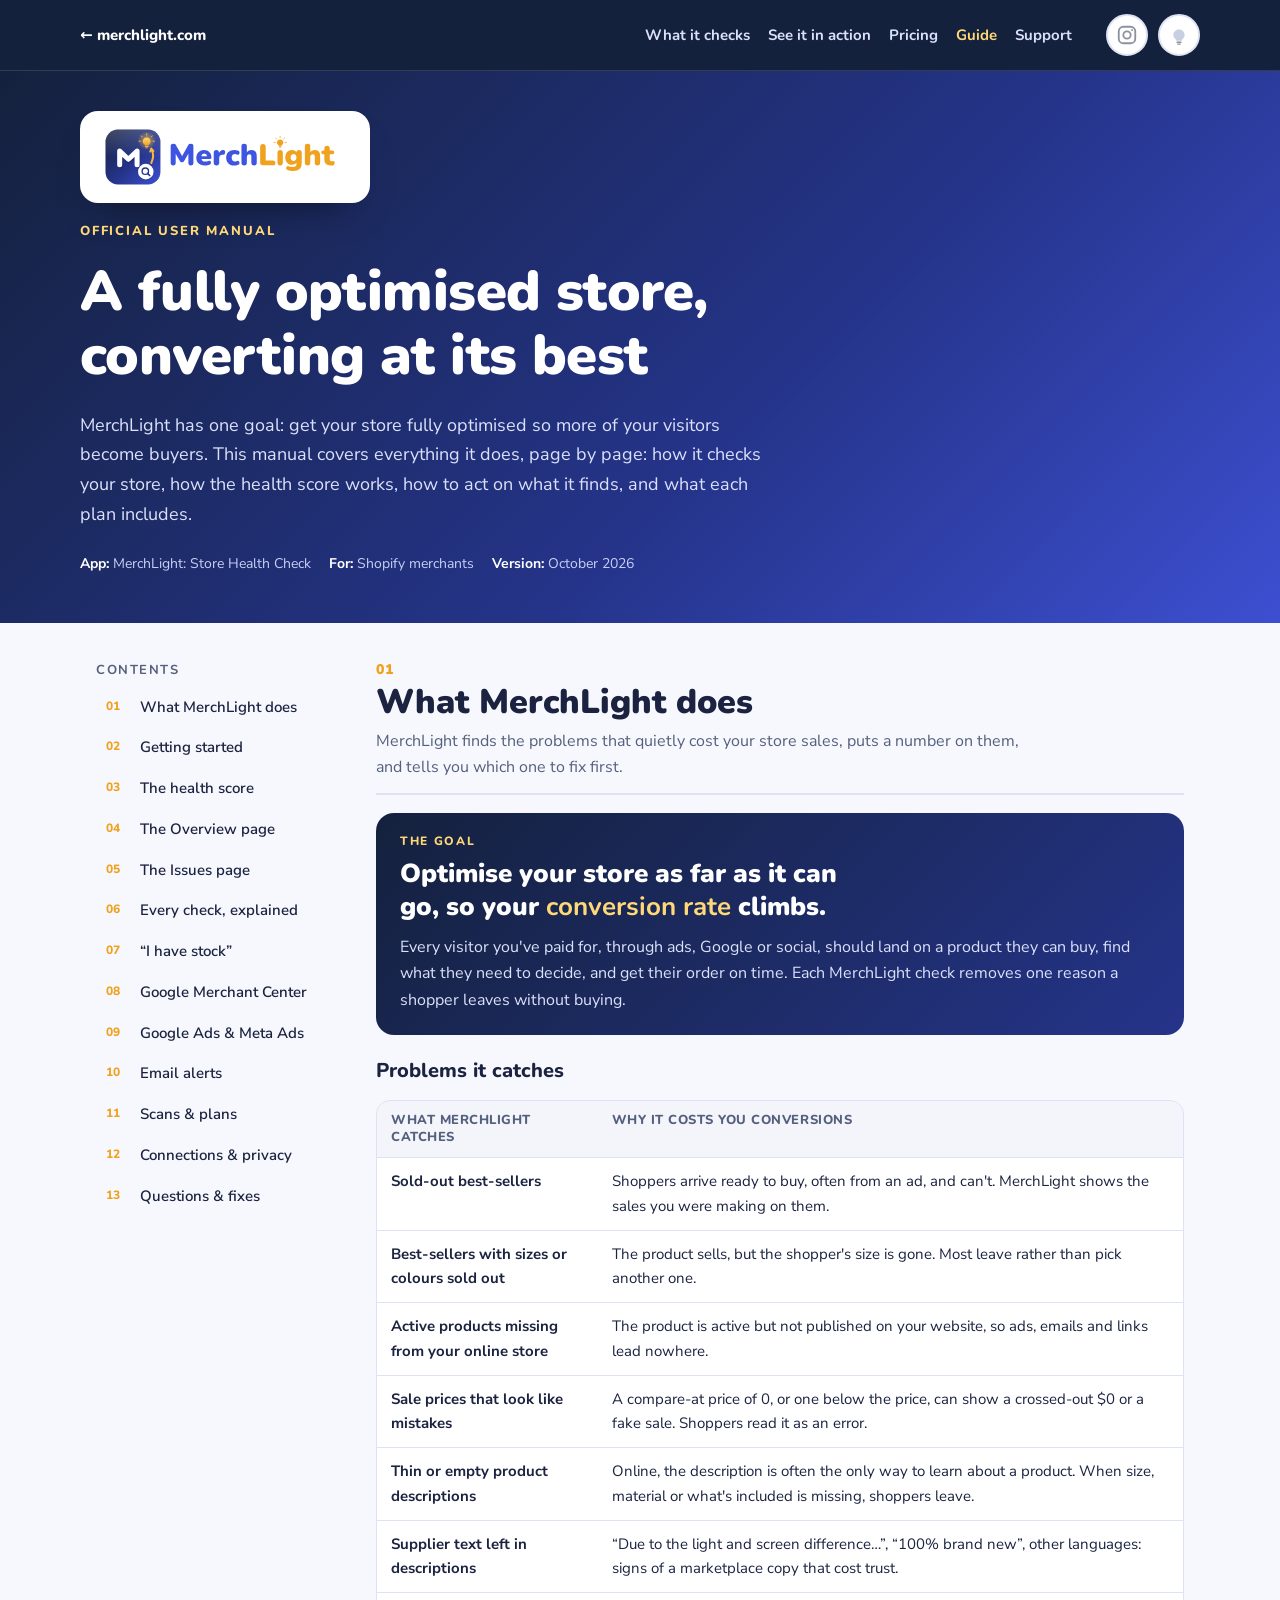
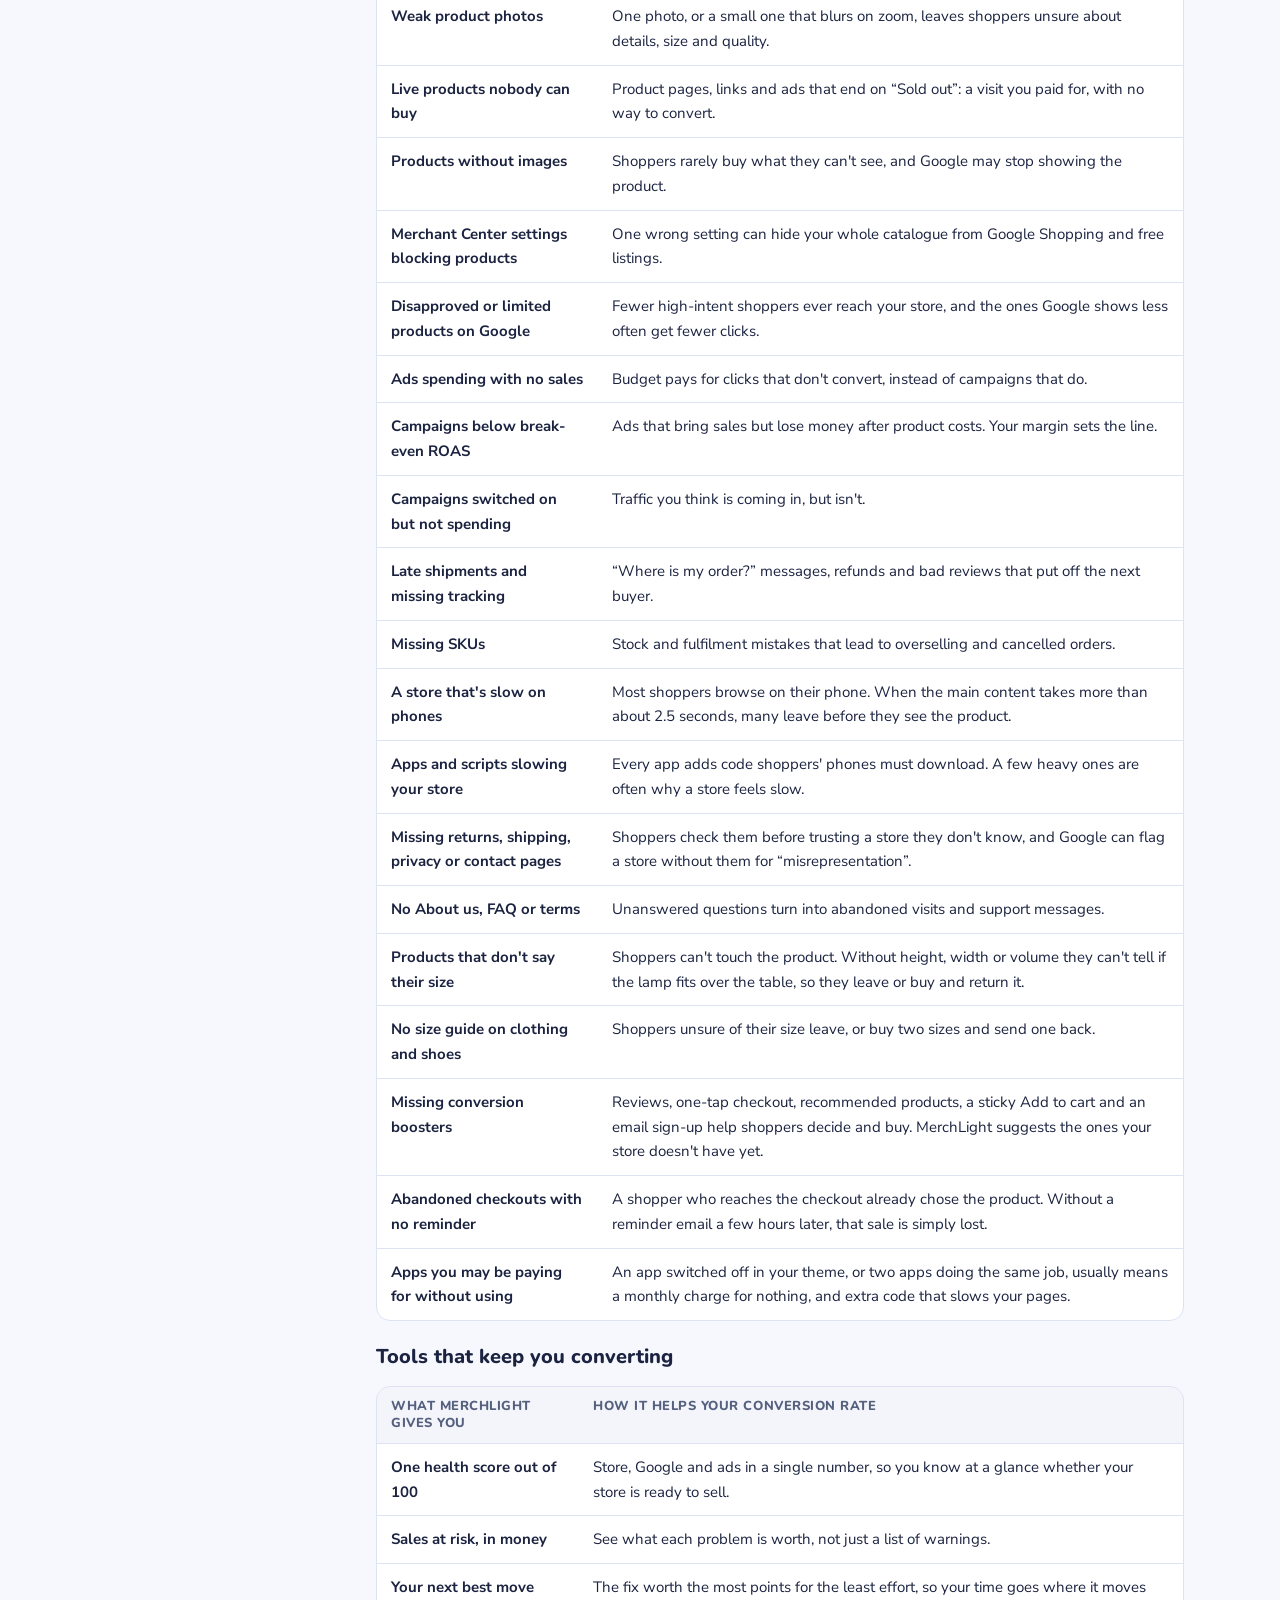
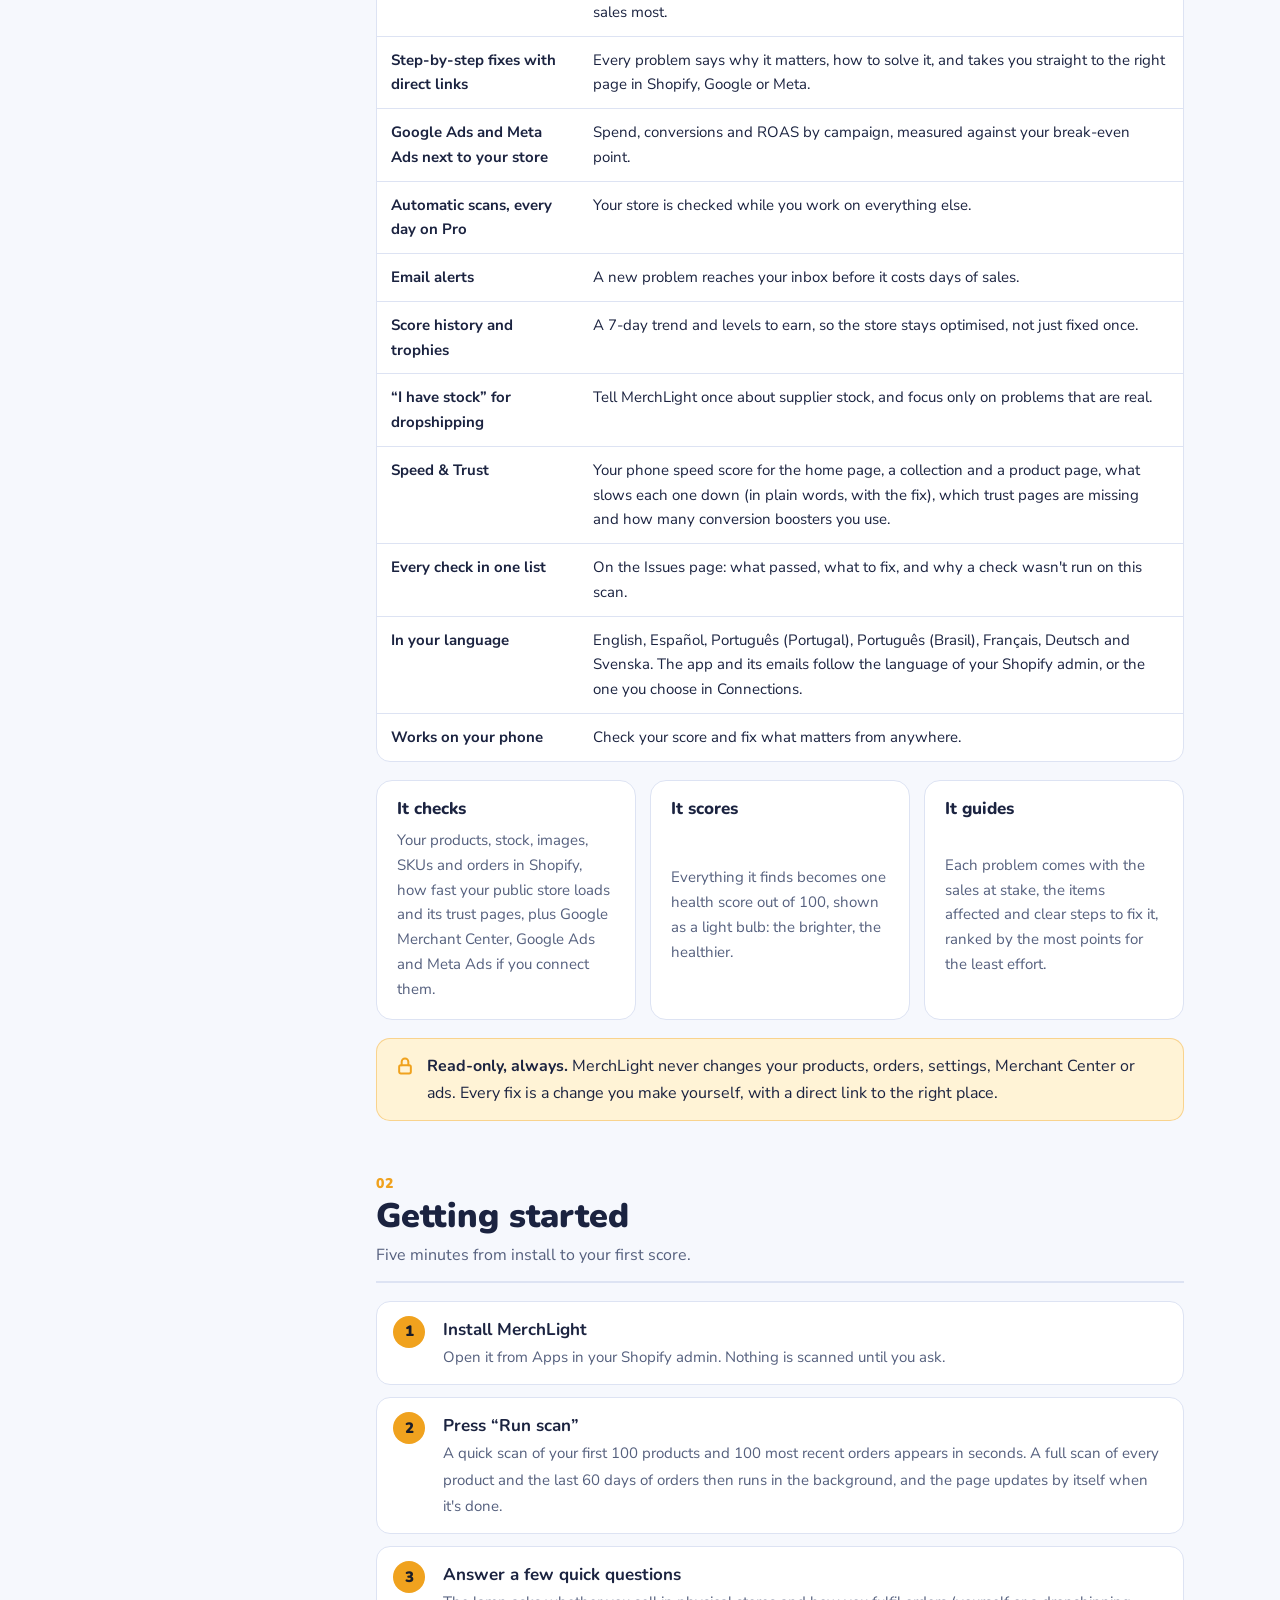
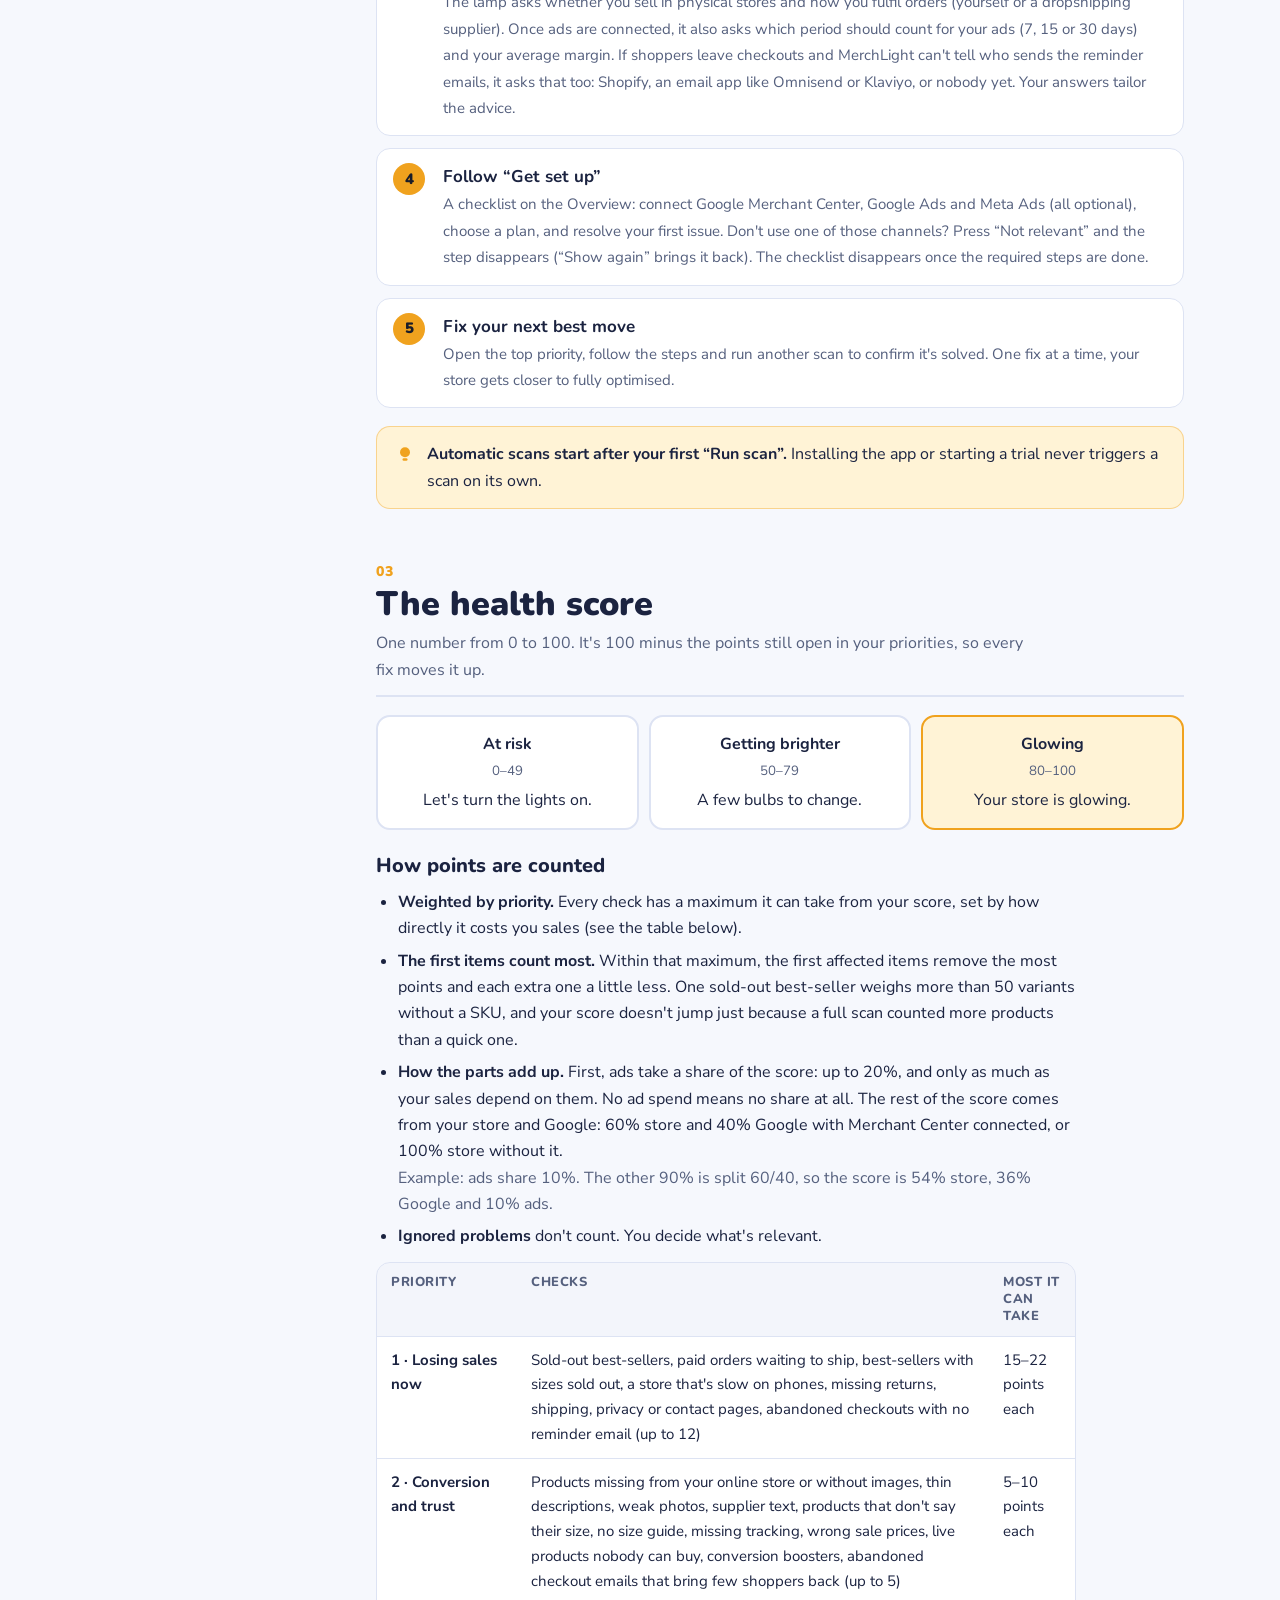
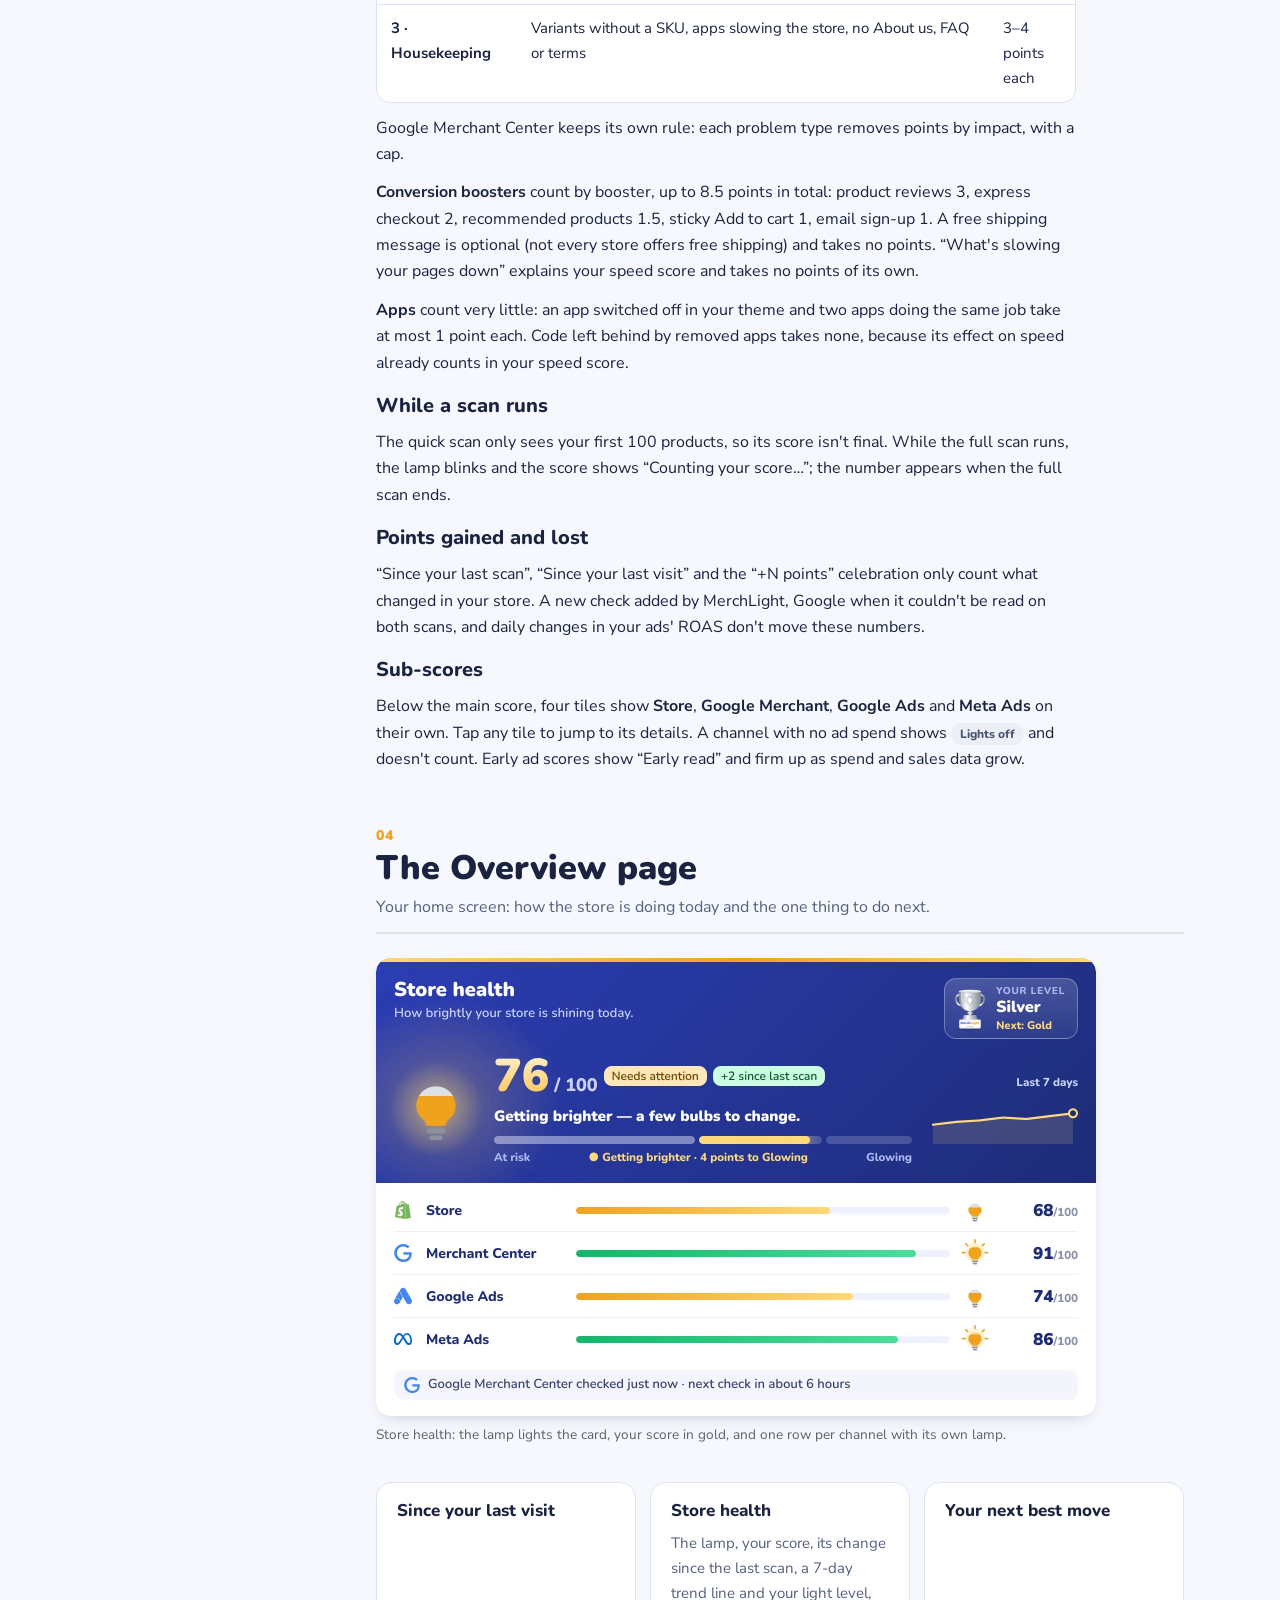
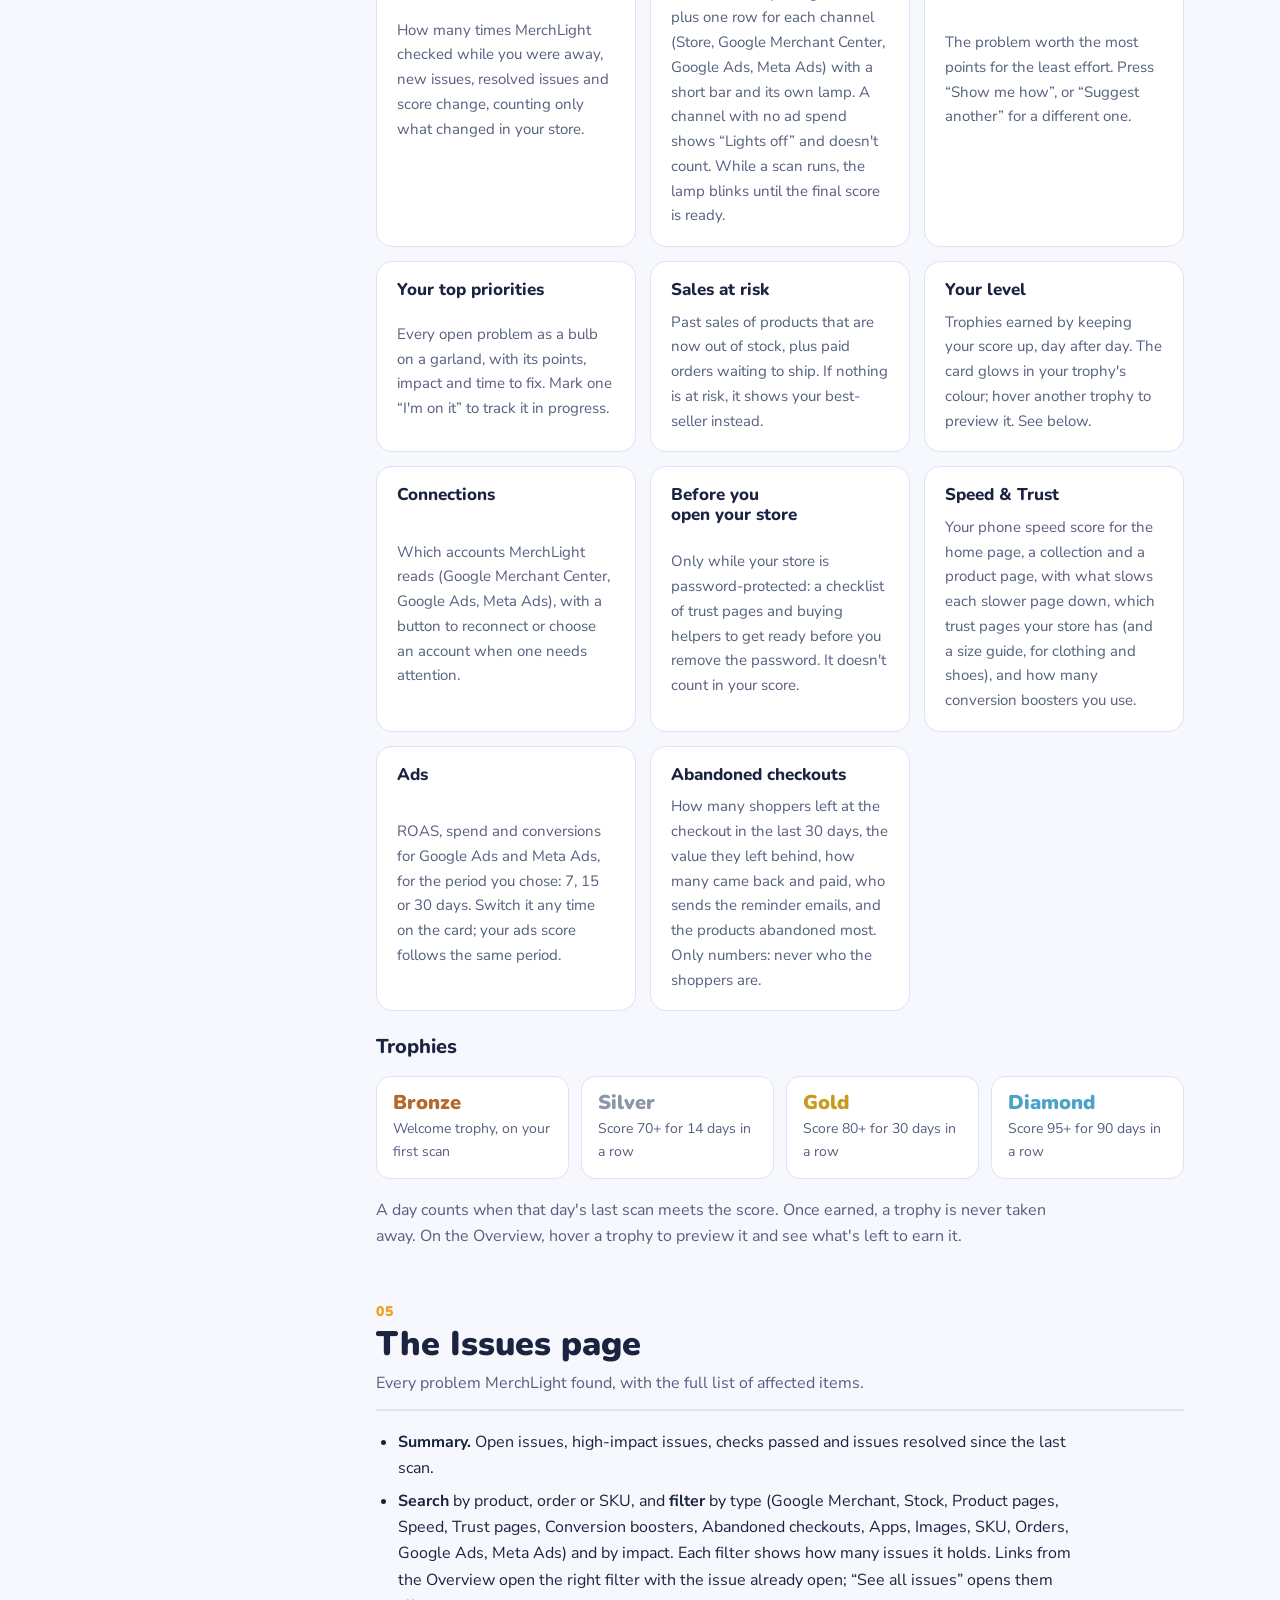
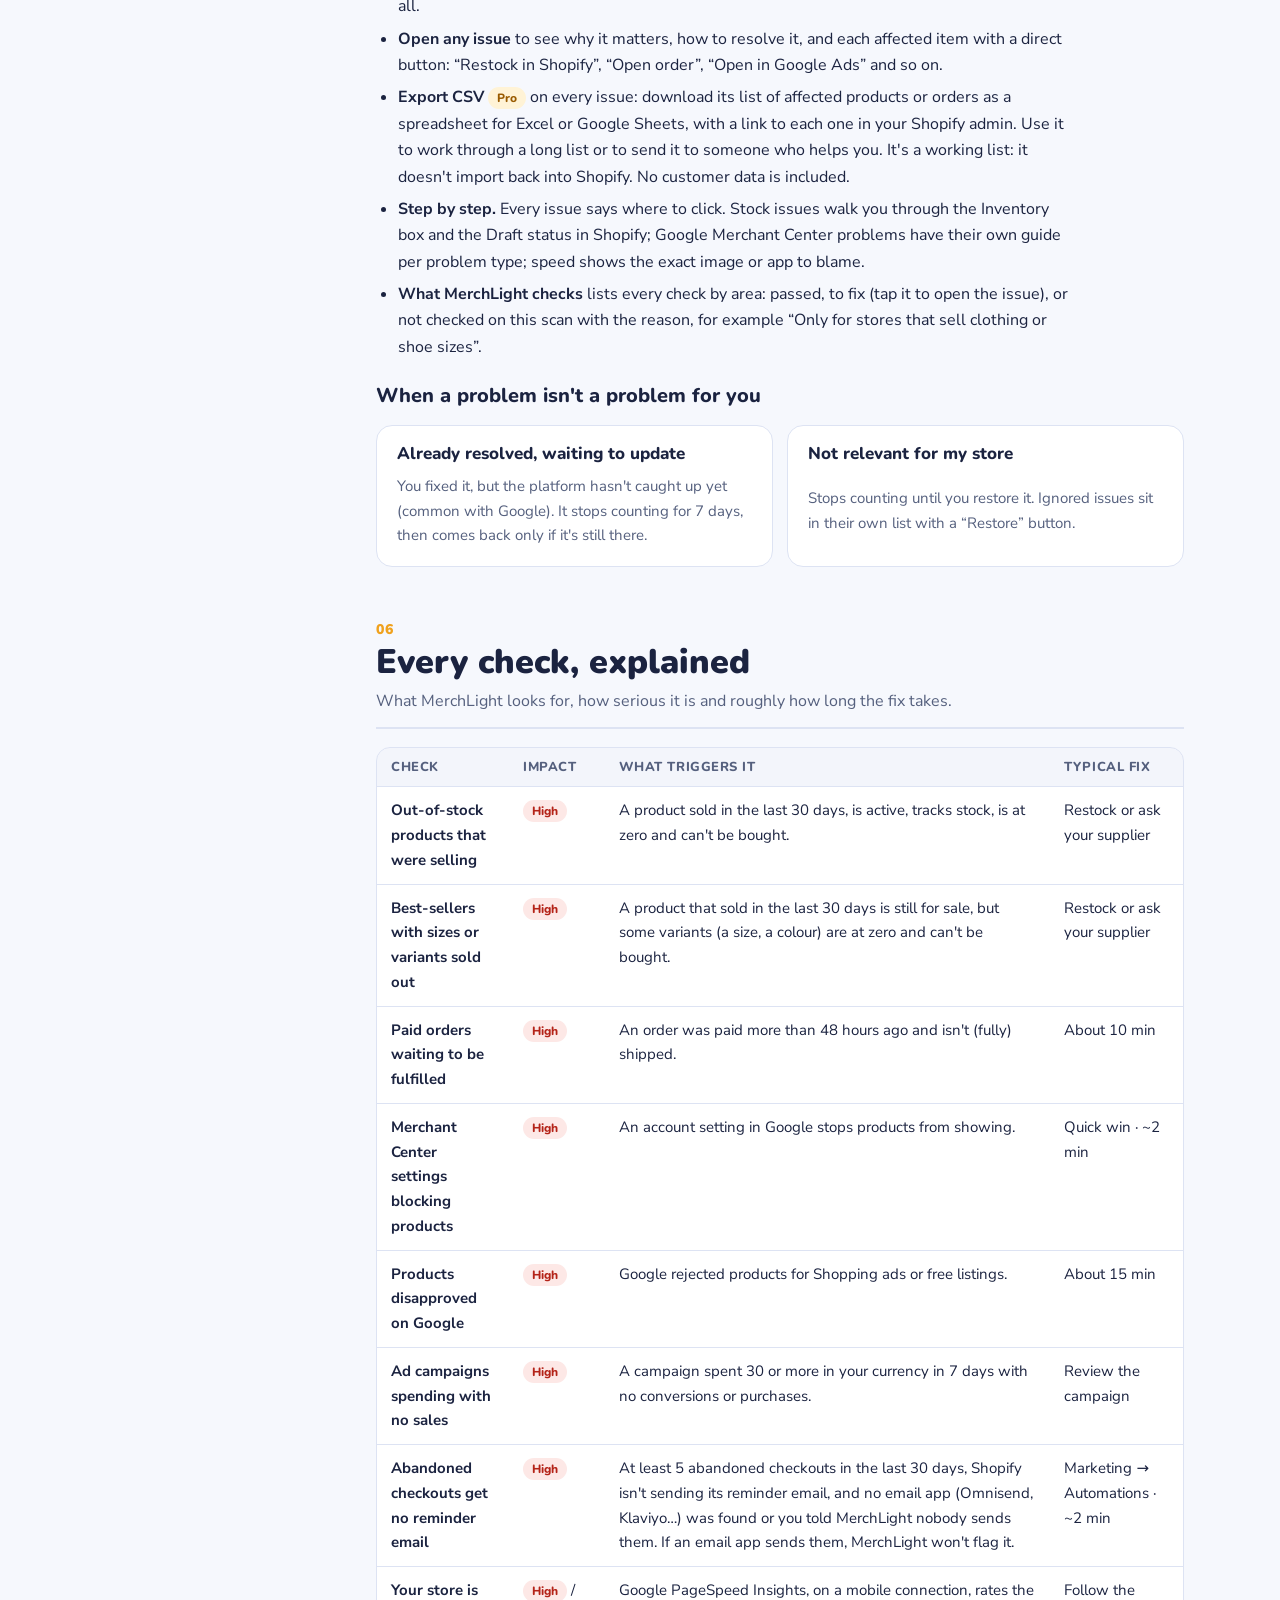
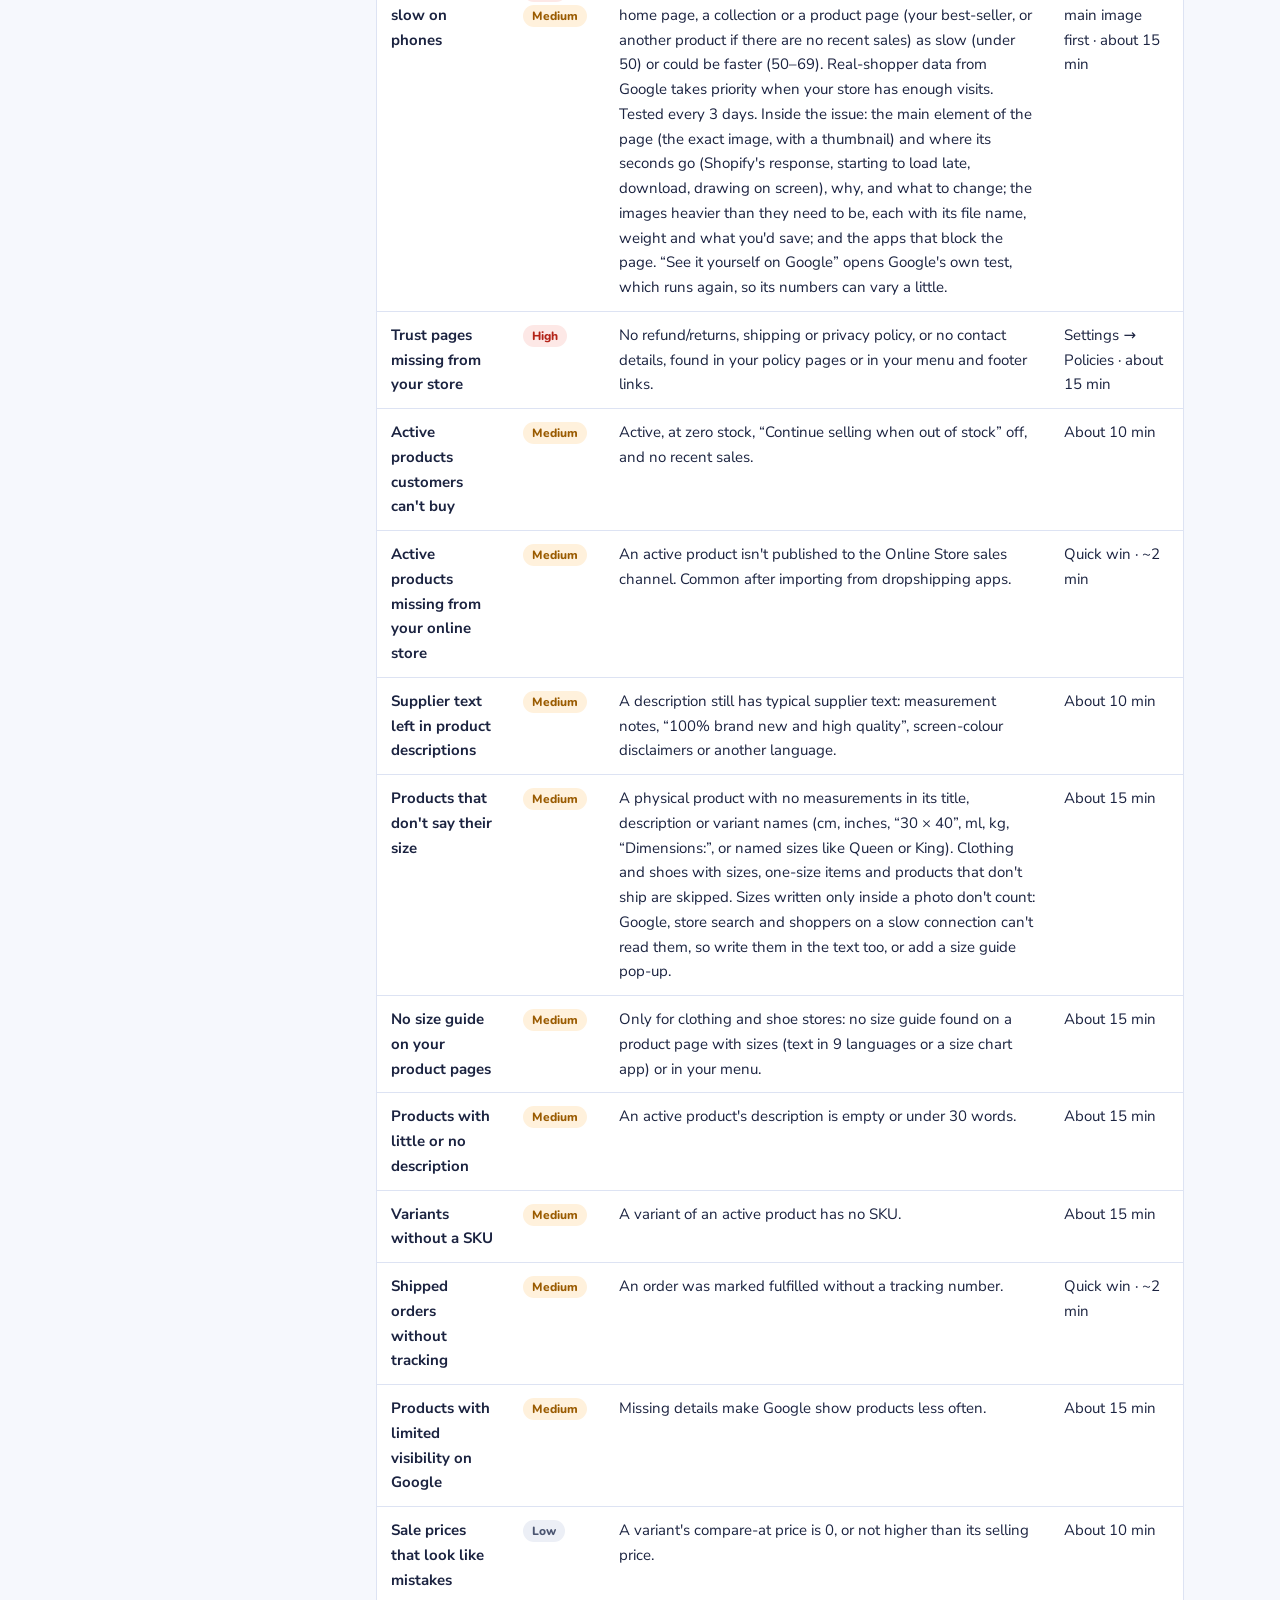
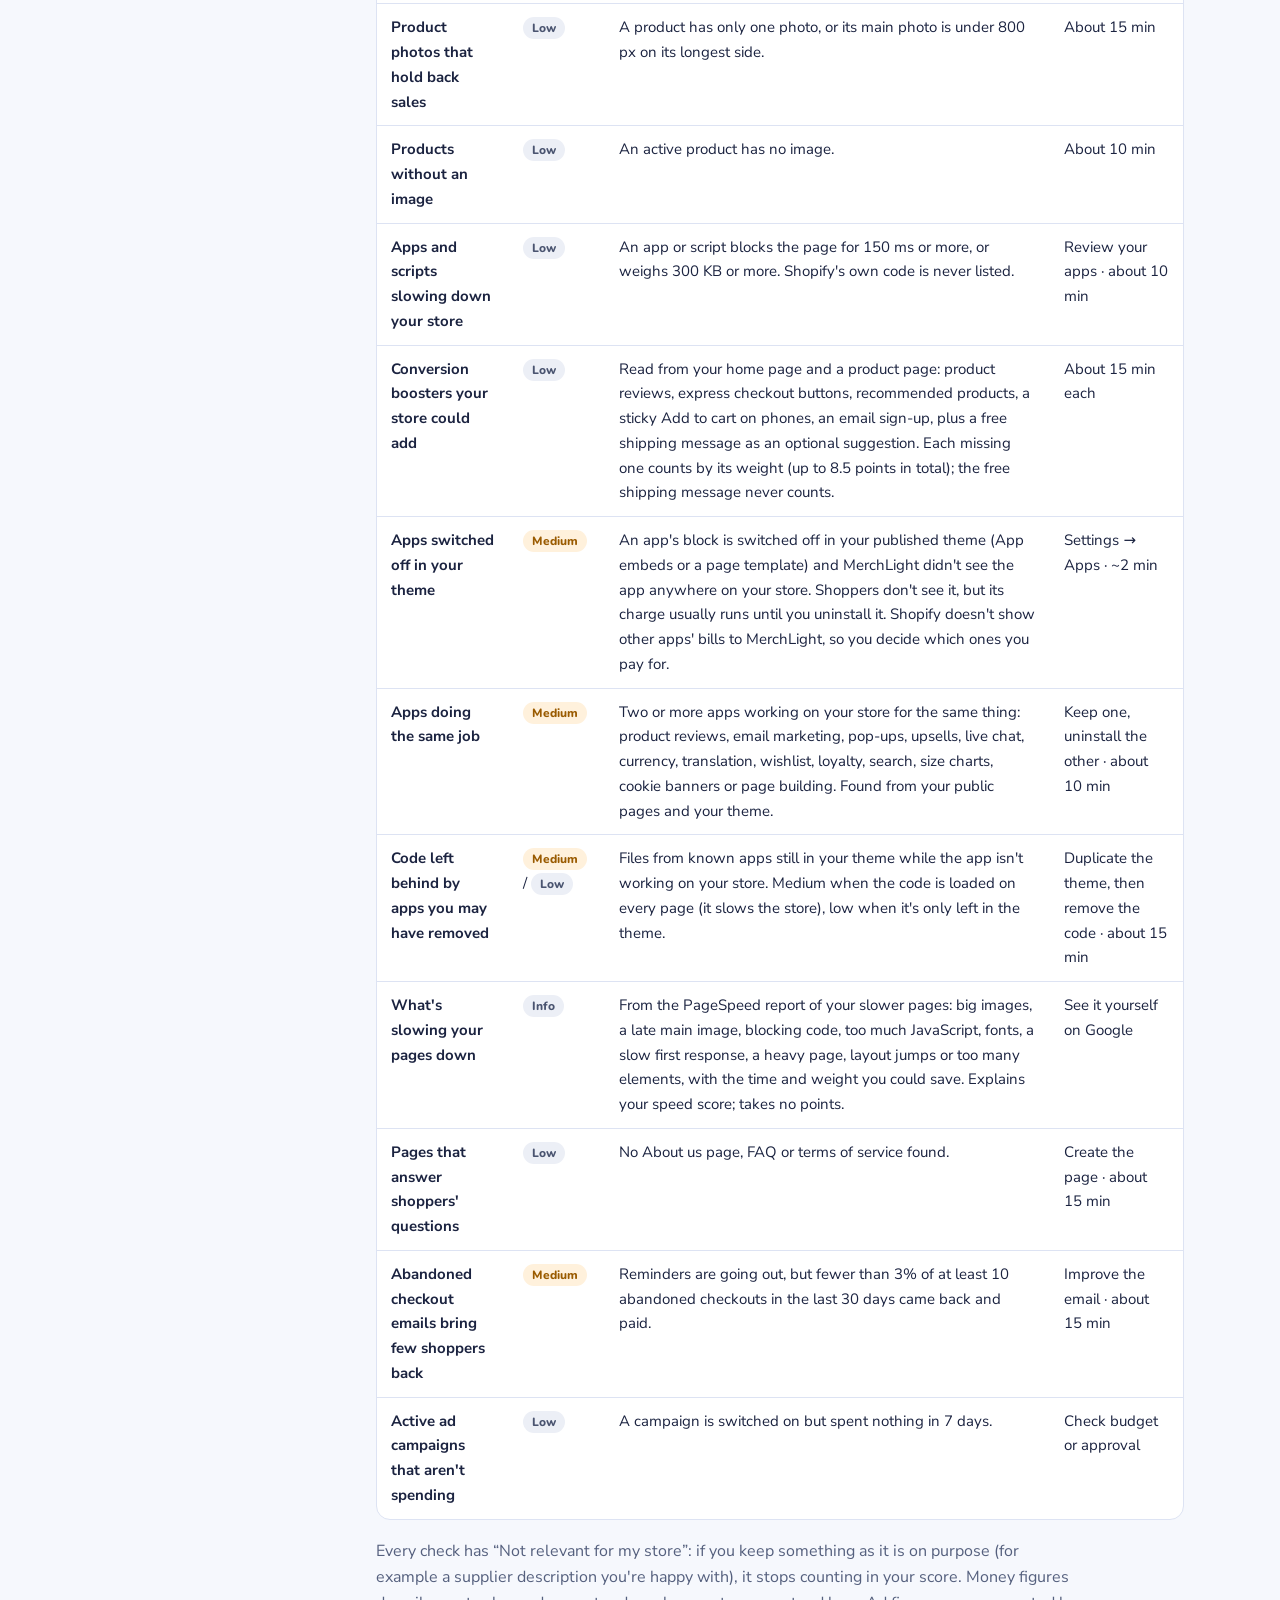
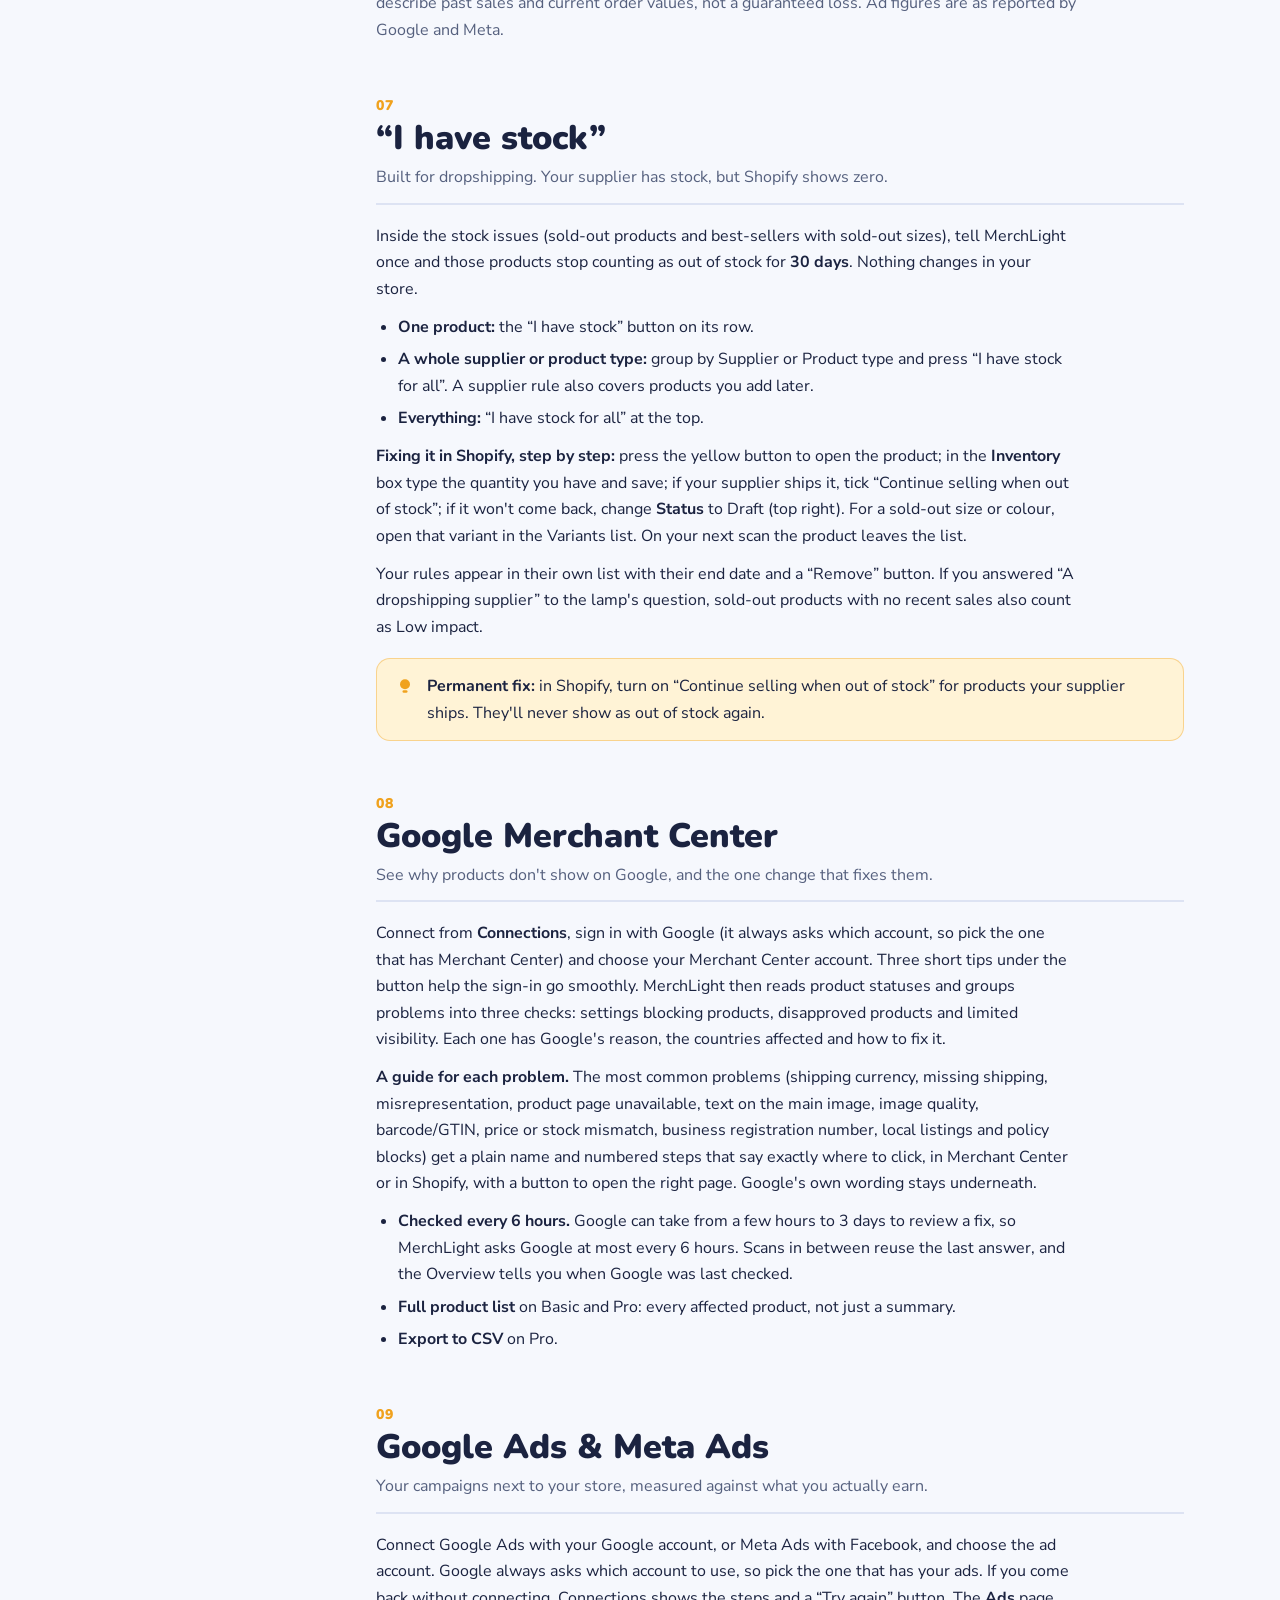
<file: guide/index.html>
<!doctype html>
<html lang="en">
<head>
<meta charset="utf-8">
<meta name="viewport" content="width=device-width, initial-scale=1">
<title>User guide — MerchLight</title>
<meta name="description" content="The official MerchLight user guide: how the health score works, every check explained, Google Merchant Center, Google Ads and Meta Ads, email alerts and plans.">
<link rel="canonical" href="https://merchlight.com/guide/">
<link rel="icon" type="image/png" sizes="32x32" href="/assets/favicon-32.png">
<link rel="apple-touch-icon" href="/assets/icon-192.png">
<meta property="og:title" content="MerchLight user guide">
<meta property="og:url" content="https://merchlight.com/guide/">
<meta property="og:image" content="https://merchlight.com/assets/icon-512.png">
<style>
@font-face{font-family:'Nunito';font-style:normal;font-weight:700 900;font-display:swap;src:url('/assets/fonts/nunito-latin.woff2') format('woff2')}
@font-face{font-family:'Nunito Sans';font-style:normal;font-weight:400 700;font-display:swap;src:url('/assets/fonts/nunito-sans-latin.woff2') format('woff2')}
.sitebar{background:#14213D;border-bottom:1px solid rgba(255,255,255,.12);padding:0 16px}
.sitebar-in{max-width:1120px;margin:0 auto;display:flex;align-items:center;justify-content:space-between;gap:16px;padding:14px 0;flex-wrap:wrap}
.sitebar a{color:#fff;text-decoration:none;font:800 15px var(--display)}
.sitebar nav{display:flex;gap:18px;flex-wrap:wrap}
.sitebar nav a{color:#DCE1FA;font-weight:700}
.sitebar nav a:hover,.sitebar nav a[aria-current]{color:#FFD978}
/* Layout: a printed-manual feel. Navy cover band with the logo plate, then a two-column body:
   sticky contents on the left (desktop), chapters on the right. Lamp amber marks what matters. */
:root{
  --night:#14213D; --indigo:#3D55E0; --indigo-deep:#25348A; --lamp:#F0A21E; --lamp-soft:#FFF3D6;
  --paper:#F6F8FD; --card:#FFFFFF; --ink:#1B2340; --muted:#55607E; --line:#DDE3F3;
  --ok:#0E7A4F; --ok-soft:#E2F5EC; --bad:#B42318; --bad-soft:#FDE8E6; --mid:#9A5B00; --mid-soft:#FFF1DC;
  --low:#4A5470; --low-soft:#ECEFF6;
  --display:"Nunito", ui-rounded, "Segoe UI", system-ui, sans-serif;
  --body:"Nunito Sans", "Segoe UI", system-ui, sans-serif;
}
@media (prefers-color-scheme: dark){:root:not([data-theme="light"]){
  --paper:#0F1530; --card:#161E40; --ink:#ECEFFA; --muted:#A6AECB; --line:#2A3466;
  --indigo:#8EA0FF; --lamp-soft:#3A2C0E; --ok:#55D6A0; --ok-soft:#0F3328; --bad:#FF8B7F; --bad-soft:#3D1715;
  --mid:#F6B85A; --mid-soft:#3A2A10; --low:#B9C1DD; --low-soft:#232B52; color-scheme:dark}}
:root[data-theme="dark"]{
  --paper:#0F1530; --card:#161E40; --ink:#ECEFFA; --muted:#A6AECB; --line:#2A3466;
  --indigo:#8EA0FF; --lamp-soft:#3A2C0E; --ok:#55D6A0; --ok-soft:#0F3328; --bad:#FF8B7F; --bad-soft:#3D1715;
  --mid:#F6B85A; --mid-soft:#3A2A10; --low:#B9C1DD; --low-soft:#232B52; color-scheme:dark}

*{box-sizing:border-box}
html{scroll-behavior:smooth}
@media (prefers-reduced-motion:reduce){html{scroll-behavior:auto}}
body{margin:0;background:var(--paper);color:var(--ink);font:16px/1.65 var(--body)}
h1,h2,h3,h4{font-family:var(--display);margin:0;line-height:1.15;text-wrap:balance}
p{margin:0}
a{color:var(--indigo)}
a:focus-visible{outline:2px solid var(--lamp);outline-offset:2px;border-radius:4px}

/* ---------- cover ---------- */
.cover{background:linear-gradient(135deg,#14213D 0%,#25348A 60%,#3D4FD1 100%);color:#fff;padding:0 16px}
.cover-in{max-width:1120px;margin:0 auto;padding-block:40px 48px;display:grid;gap:22px}
.plate{background:#fff;border-radius:18px;padding:14px 20px;width:fit-content;max-width:100%;box-shadow:0 20px 40px -24px rgba(0,0,0,.6)}
.plate img{display:block;height:64px;width:auto;max-width:100%}
.cover .eyebrow{font:800 13px/1 var(--display);letter-spacing:.14em;text-transform:uppercase;color:#FFD978}
.cover h1{font-size:clamp(34px,6vw,56px);font-weight:900;letter-spacing:-.01em}
.cover p.lede{max-width:62ch;color:#DCE1FA;font-size:18px}
.meta{display:flex;flex-wrap:wrap;gap:8px 18px;font-size:14px;color:#C8D0F5}
.meta b{color:#fff}

/* ---------- body layout ---------- */
.wrap{max-width:1120px;margin:0 auto;padding:0 16px;display:grid;grid-template-columns:240px minmax(0,1fr);gap:40px;padding-block:40px 80px}
nav.toc{position:sticky;top:calc(env(safe-area-inset-top,0px) + 20px);align-self:start;max-height:calc(100vh - 40px);overflow:auto}
.toc h2{font-size:13px;letter-spacing:.12em;text-transform:uppercase;color:var(--muted);margin-bottom:10px}
.toc ol{list-style:none;margin:0;padding:0;display:grid;gap:2px;counter-reset:c}
.toc li{counter-increment:c}
.toc a{display:grid;grid-template-columns:28px 1fr;gap:6px;padding:7px 10px;border-radius:10px;text-decoration:none;color:var(--ink);font-weight:600;font-size:15px}
.toc a::before{content:counter(c,decimal-leading-zero);font:800 12px/1.9 var(--display);color:var(--lamp)}
.toc a:hover{background:var(--card)}
@media (max-width:860px){
  .wrap{grid-template-columns:minmax(0,1fr);gap:24px}
  nav.toc{position:static;max-height:none;background:var(--card);border:1px solid var(--line);border-radius:16px;padding:16px}
  .toc ol{grid-template-columns:repeat(auto-fill,minmax(200px,1fr))}
}

main{display:grid;gap:56px;min-width:0}
section.ch{display:grid;gap:18px;scroll-margin-top:20px}
.ch-head{display:grid;gap:6px;border-bottom:2px solid var(--line);padding-bottom:12px}
.ch-num{font:900 14px/1 var(--display);color:var(--lamp);letter-spacing:.1em}
.ch h2{font-size:clamp(26px,4vw,34px);font-weight:900}
.ch-head p{color:var(--muted);max-width:66ch}
.ch h3{font-size:20px;font-weight:800;margin-top:6px}
.prose{display:grid;gap:12px;max-width:70ch}
.prose ul,.prose ol{margin:0;padding-left:22px;display:grid;gap:6px}

.card{background:var(--card);border:1px solid var(--line);border-radius:16px;padding:18px 20px;display:grid;gap:10px;min-width:0}
.grid2{display:grid;grid-template-columns:repeat(auto-fit,minmax(min(100%,260px),1fr));gap:14px}
.grid3{display:grid;grid-template-columns:repeat(auto-fit,minmax(min(100%,200px),1fr));gap:14px}
.card h4{font-size:17px;font-weight:800}
.card p{color:var(--muted);font-size:15px}

.goal{background:linear-gradient(135deg,#14213D,#25348A);color:#DCE1FA;border-radius:18px;padding:22px 24px;display:grid;gap:10px}
.goal .goal-big{font:900 clamp(20px,3vw,26px)/1.3 var(--display);color:#fff;text-wrap:balance}
.goal .goal-big b{color:#FFD978}
.eyebrow-dark{font:800 12px/1 var(--display);letter-spacing:.14em;text-transform:uppercase;color:#FFD978}
.tip{border-radius:14px;padding:14px 18px;background:var(--lamp-soft);border:1px solid color-mix(in srgb,var(--lamp) 40%,transparent);display:grid;grid-template-columns:auto minmax(0,1fr);gap:12px;align-items:start}
.tip svg{margin-top:3px}
.tip b{font-family:var(--display)}

.steps{list-style:none;margin:0;padding:0;display:grid;gap:12px;counter-reset:s}
.steps li{counter-increment:s;display:grid;grid-template-columns:36px minmax(0,1fr);gap:14px;align-items:start;background:var(--card);border:1px solid var(--line);border-radius:14px;padding:14px 16px}
.steps li::before{content:counter(s);width:32px;height:32px;border-radius:999px;background:var(--lamp);color:#1A1D29;display:grid;place-items:center;font:900 15px/1 var(--display)}
.steps b{display:block;font-family:var(--display);font-size:17px}
.steps span{color:var(--muted);font-size:15px}

.table-wrap{overflow-x:auto;border:1px solid var(--line);border-radius:14px;background:var(--card)}
table{border-collapse:collapse;width:100%;font-size:15px;min-width:560px}
th,td{text-align:left;padding:11px 14px;border-bottom:1px solid var(--line);vertical-align:top}
th{font:800 13px/1.3 var(--display);letter-spacing:.04em;text-transform:uppercase;color:var(--muted);background:color-mix(in srgb,var(--line) 35%,transparent)}
tr:last-child td{border-bottom:0}
td.num{font-variant-numeric:tabular-nums;white-space:nowrap}

.pill{display:inline-block;font:800 12px/1 var(--display);padding:5px 9px;border-radius:999px;white-space:nowrap}
.p-high{background:var(--bad-soft);color:var(--bad)}
.p-med{background:var(--mid-soft);color:var(--mid)}
.p-low{background:var(--low-soft);color:var(--low)}
.p-ok{background:var(--ok-soft);color:var(--ok)}
.p-pro{background:var(--lamp-soft);color:var(--mid)}

/* light levels */
.levels{display:grid;grid-template-columns:repeat(3,minmax(0,1fr));gap:10px}
.lvl{border:2px solid var(--line);border-radius:14px;padding:14px;display:grid;gap:4px;background:var(--card);text-align:center;justify-items:center}
.lvl b{font-family:var(--display);font-size:16px}
.lvl small{color:var(--muted);font-variant-numeric:tabular-nums}
.lvl.on{border-color:var(--lamp);background:var(--lamp-soft)}
@media (max-width:520px){.levels{grid-template-columns:minmax(0,1fr)}.lvl{grid-template-columns:auto 1fr auto;text-align:left;justify-items:start;align-items:center}}

/* trophies */
.cups{display:grid;grid-template-columns:repeat(auto-fit,minmax(min(100%,180px),1fr));gap:12px}
.cup{background:var(--card);border:1px solid var(--line);border-radius:14px;padding:14px 16px;display:grid;gap:2px}
.cup b{font:900 20px/1.2 var(--display)}
.cup span{color:var(--muted);font-size:14px}

/* plans */
.plans{display:grid;grid-template-columns:repeat(auto-fit,minmax(min(100%,240px),1fr));gap:14px}
.plan{background:var(--card);border:1px solid var(--line);border-radius:16px;padding:18px;display:grid;gap:8px;align-content:start}
.plan.best{border:2px solid var(--lamp)}
.plan .price{font:900 30px/1 var(--display);font-variant-numeric:tabular-nums}
.plan .price small{font:600 14px var(--body);color:var(--muted)}
.plan ul{margin:0;padding-left:18px;display:grid;gap:4px;font-size:15px}

.faq{display:grid;gap:10px}
.faq details{background:var(--card);border:1px solid var(--line);border-radius:14px;padding:4px 18px}
.faq summary{cursor:pointer;font:800 17px/1.4 var(--display);padding:12px 0;list-style:none;display:flex;justify-content:space-between;gap:12px}
.faq summary::-webkit-details-marker{display:none}
.faq summary::after{content:"+";color:var(--lamp);font-size:22px;line-height:1}
.faq details[open] summary::after{content:"–"}
.faq details p{padding-bottom:14px;color:var(--muted)}
.faq summary:focus-visible{outline:2px solid var(--lamp);outline-offset:2px;border-radius:6px}

footer{border-top:1px solid var(--line);padding:28px 16px 40px}
.foot{max-width:1120px;margin:0 auto;display:flex;flex-wrap:wrap;gap:14px 28px;align-items:center;justify-content:space-between;color:var(--muted);font-size:14px}
.foot img{height:34px;width:34px;border-radius:9px}
.foot .brand{display:flex;align-items:center;gap:10px;font:800 16px var(--display);color:var(--ink)}
code{font:600 14px ui-monospace,"Cascadia Mono",monospace;background:var(--card);border:1px solid var(--line);border-radius:6px;padding:1px 6px}
.g-shot{margin:6px 0 18px}.g-shot img{display:block;width:100%;max-width:720px;height:auto;border-radius:14px;box-shadow:0 6px 18px -10px rgba(20,33,61,.35)}.g-shot figcaption{font-size:.85rem;color:#5C6066;margin-top:8px}
</style>
<link rel="stylesheet" href="/assets/signin.css">
</head>
<body>
<div class="sitebar"><div class="sitebar-in">
  <a href="/">← merchlight.com</a>
  <nav aria-label="Main">
    <a href="/#checks">What it checks</a>
    <a href="/demo/">See it in action</a>
    <a href="/pricing/">Pricing</a>
    <a href="/guide/" aria-current="page">Guide</a>
    <a href="mailto:support@merchlight.com">Support</a>
  </nav>
  <a class="ml-ig" href="https://www.instagram.com/merchlightapp/" target="_blank" rel="noopener" aria-label="MerchLight on Instagram (@merchlightapp)" title="@merchlightapp on Instagram"><svg width="22" height="22" viewBox="0 0 24 24" fill="none" stroke="currentColor" stroke-width="2" stroke-linecap="round" stroke-linejoin="round" aria-hidden="true"><rect x="3" y="3" width="18" height="18" rx="5"/><circle cx="12" cy="12" r="4"/><circle cx="17.5" cy="6.5" r="1" fill="currentColor" stroke="none"/></svg></a>
    <div class="ml-signin">
      <button type="button" class="ml-signin-btn" aria-label="Sign in" aria-expanded="false" aria-controls="ml-signin-menu">
        <svg width="24" height="24" viewBox="-32 -32 64 64" aria-hidden="true"><circle class="glow" cx="0" cy="-1" r="24" fill="#FFD978" opacity=".5"/><path class="fill" d="M0 -15 C9 -15 15 -8 15 0 C15 6 11 9 9 11 C8 12 7.5 13.5 7.5 15 H-7.5 C-7.5 13.5 -8 12 -9 11 C-11 9 -15 6 -15 0 C-15 -8 -9 -15 0 -15 Z"/><rect x="-7" y="17" width="14" height="4" rx="2" fill="#8C92A0"/><rect x="-5" y="22.5" width="10" height="3.5" rx="1.75" fill="#8C92A0"/></svg>
      </button>
      <div class="ml-signin-pop" id="ml-signin-menu">
        <h2>Sign in</h2>
        <a class="ml-signin-opt" href="https://app.merchlight.com/admin/login">
          <span class="ml-signin-ic" style="background:#EEF1FF"><svg width="22" height="22" viewBox="0 0 24 24" fill="none" stroke="#3D55E0" stroke-width="2.2" stroke-linecap="round" stroke-linejoin="round" aria-hidden="true"><rect x="3" y="4" width="18" height="16" rx="3"/><path d="M3 9h18M8 14h4"/></svg></span>
          <span><b>Team &amp; business partners</b><small>Prospects, calendar and earnings. We email you a sign-in link, no password.</small></span>
          <span class="ml-signin-go" aria-hidden="true">→</span>
        </a>
        <a class="ml-signin-opt" href="https://apps.shopify.com/merchlight-store-health-check" target="_blank" rel="noopener">
          <span class="ml-signin-ic" style="background:#E3F6EC"><svg width="22" height="22" viewBox="0 0 24 24" fill="none" stroke="#067647" stroke-width="2.2" stroke-linecap="round" stroke-linejoin="round" aria-hidden="true"><path d="M6 8h12l-1 12H7z"/><path d="M9 8a3 3 0 0 1 6 0"/></svg></span>
          <span><b>Store owners</b><small>MerchLight opens inside your Shopify admin, under Apps.</small></span>
          <span class="ml-signin-go" aria-hidden="true">→</span>
        </a>
        <p class="ml-signin-foot">Referral partner? Open the personal link from your welcome email. Lost it? Write to <a href="mailto:partners@merchlight.com">partners@merchlight.com</a>.</p>
      </div>
    </div>
</div></div>
<header class="cover">
  <div class="cover-in">
    <div class="plate"><img src="[data-uri]" alt="MerchLight"></div>
    <span class="eyebrow">Official user manual</span>
    <h1>A fully optimised store, converting at its best</h1>
    <p class="lede">MerchLight has one goal: get your store fully optimised so more of your visitors become buyers. This manual covers everything it does, page by page: how it checks your store, how the health score works, how to act on what it finds, and what each plan includes.</p>
    <div class="meta"><span><b>App:</b> MerchLight: Store Health Check</span><span><b>For:</b> Shopify merchants</span><span><b>Version:</b> October 2026</span></div>
  </div>
</header>

<div class="wrap">
  <nav class="toc" aria-label="Contents">
    <h2>Contents</h2>
    <ol>
      <li><a href="#welcome">What MerchLight does</a></li>
      <li><a href="#start">Getting started</a></li>
      <li><a href="#score">The health score</a></li>
      <li><a href="#overview">The Overview page</a></li>
      <li><a href="#issues">The Issues page</a></li>
      <li><a href="#checks">Every check, explained</a></li>
      <li><a href="#stock">“I have stock”</a></li>
      <li><a href="#google">Google Merchant Center</a></li>
      <li><a href="#ads">Google Ads &amp; Meta Ads</a></li>
      <li><a href="#alerts">Email alerts</a></li>
      <li><a href="#plans">Scans &amp; plans</a></li>
      <li><a href="#privacy">Connections &amp; privacy</a></li>
      <li><a href="#faq">Questions &amp; fixes</a></li>
    </ol>
  </nav>

  <main>
    <!-- 01 -->
    <section class="ch" id="welcome">
      <div class="ch-head"><span class="ch-num">01</span><h2>What MerchLight does</h2>
        <p>MerchLight finds the problems that quietly cost your store sales, puts a number on them, and tells you which one to fix first.</p></div>
      <div class="goal">
        <span class="eyebrow-dark">The goal</span>
        <p class="goal-big">Optimise your store as far as it can go, so your <b>conversion rate</b> climbs.</p>
        <p>Every visitor you've paid for, through ads, Google or social, should land on a product they can buy, find what they need to decide, and get their order on time. Each MerchLight check removes one reason a shopper leaves without buying.</p>
      </div>
      <h3>Problems it catches</h3>
      <div class="table-wrap"><table>
        <thead><tr><th>What MerchLight catches</th><th>Why it costs you conversions</th></tr></thead>
        <tbody>
          <tr><td><b>Sold-out best-sellers</b></td><td>Shoppers arrive ready to buy, often from an ad, and can't. MerchLight shows the sales you were making on them.</td></tr>
          <tr><td><b>Best-sellers with sizes or colours sold out</b></td><td>The product sells, but the shopper's size is gone. Most leave rather than pick another one.</td></tr>
          <tr><td><b>Active products missing from your online store</b></td><td>The product is active but not published on your website, so ads, emails and links lead nowhere.</td></tr>
          <tr><td><b>Sale prices that look like mistakes</b></td><td>A compare-at price of 0, or one below the price, can show a crossed-out $0 or a fake sale. Shoppers read it as an error.</td></tr>
          <tr><td><b>Thin or empty product descriptions</b></td><td>Online, the description is often the only way to learn about a product. When size, material or what's included is missing, shoppers leave.</td></tr>
          <tr><td><b>Supplier text left in descriptions</b></td><td>“Due to the light and screen difference…”, “100% brand new”, other languages: signs of a marketplace copy that cost trust.</td></tr>
          <tr><td><b>Weak product photos</b></td><td>One photo, or a small one that blurs on zoom, leaves shoppers unsure about details, size and quality.</td></tr>
          <tr><td><b>Live products nobody can buy</b></td><td>Product pages, links and ads that end on “Sold out”: a visit you paid for, with no way to convert.</td></tr>
          <tr><td><b>Products without images</b></td><td>Shoppers rarely buy what they can't see, and Google may stop showing the product.</td></tr>
          <tr><td><b>Merchant Center settings blocking products</b></td><td>One wrong setting can hide your whole catalogue from Google Shopping and free listings.</td></tr>
          <tr><td><b>Disapproved or limited products on Google</b></td><td>Fewer high-intent shoppers ever reach your store, and the ones Google shows less often get fewer clicks.</td></tr>
          <tr><td><b>Ads spending with no sales</b></td><td>Budget pays for clicks that don't convert, instead of campaigns that do.</td></tr>
          <tr><td><b>Campaigns below break-even ROAS</b></td><td>Ads that bring sales but lose money after product costs. Your margin sets the line.</td></tr>
          <tr><td><b>Campaigns switched on but not spending</b></td><td>Traffic you think is coming in, but isn't.</td></tr>
          <tr><td><b>Late shipments and missing tracking</b></td><td>“Where is my order?” messages, refunds and bad reviews that put off the next buyer.</td></tr>
          <tr><td><b>Missing SKUs</b></td><td>Stock and fulfilment mistakes that lead to overselling and cancelled orders.</td></tr>
          <tr><td><b>A store that's slow on phones</b></td><td>Most shoppers browse on their phone. When the main content takes more than about 2.5 seconds, many leave before they see the product.</td></tr>
          <tr><td><b>Apps and scripts slowing your store</b></td><td>Every app adds code shoppers' phones must download. A few heavy ones are often why a store feels slow.</td></tr>
          <tr><td><b>Missing returns, shipping, privacy or contact pages</b></td><td>Shoppers check them before trusting a store they don't know, and Google can flag a store without them for “misrepresentation”.</td></tr>
          <tr><td><b>No About us, FAQ or terms</b></td><td>Unanswered questions turn into abandoned visits and support messages.</td></tr>
          <tr><td><b>Products that don't say their size</b></td><td>Shoppers can't touch the product. Without height, width or volume they can't tell if the lamp fits over the table, so they leave or buy and return it.</td></tr>
          <tr><td><b>No size guide on clothing and shoes</b></td><td>Shoppers unsure of their size leave, or buy two sizes and send one back.</td></tr>
          <tr><td><b>Missing conversion boosters</b></td><td>Reviews, one-tap checkout, recommended products, a sticky Add to cart and an email sign-up help shoppers decide and buy. MerchLight suggests the ones your store doesn't have yet.</td></tr>
          <tr><td><b>Abandoned checkouts with no reminder</b></td><td>A shopper who reaches the checkout already chose the product. Without a reminder email a few hours later, that sale is simply lost.</td></tr>
          <tr><td><b>Apps you may be paying for without using</b></td><td>An app switched off in your theme, or two apps doing the same job, usually means a monthly charge for nothing, and extra code that slows your pages.</td></tr>
        </tbody>
      </table></div>
      <h3>Tools that keep you converting</h3>
      <div class="table-wrap"><table>
        <thead><tr><th>What MerchLight gives you</th><th>How it helps your conversion rate</th></tr></thead>
        <tbody>
          <tr><td><b>One health score out of 100</b></td><td>Store, Google and ads in a single number, so you know at a glance whether your store is ready to sell.</td></tr>
          <tr><td><b>Sales at risk, in money</b></td><td>See what each problem is worth, not just a list of warnings.</td></tr>
          <tr><td><b>Your next best move</b></td><td>The fix worth the most points for the least effort, so your time goes where it moves sales most.</td></tr>
          <tr><td><b>Step-by-step fixes with direct links</b></td><td>Every problem says why it matters, how to solve it, and takes you straight to the right page in Shopify, Google or Meta.</td></tr>
          <tr><td><b>Google Ads and Meta Ads next to your store</b></td><td>Spend, conversions and ROAS by campaign, measured against your break-even point.</td></tr>
          <tr><td><b>Automatic scans, every day on Pro</b></td><td>Your store is checked while you work on everything else.</td></tr>
          <tr><td><b>Email alerts</b></td><td>A new problem reaches your inbox before it costs days of sales.</td></tr>
          <tr><td><b>Score history and trophies</b></td><td>A 7-day trend and levels to earn, so the store stays optimised, not just fixed once.</td></tr>
          <tr><td><b>“I have stock” for dropshipping</b></td><td>Tell MerchLight once about supplier stock, and focus only on problems that are real.</td></tr>
          <tr><td><b>Speed &amp; Trust</b></td><td>Your phone speed score for the home page, a collection and a product page, what slows each one down (in plain words, with the fix), which trust pages are missing and how many conversion boosters you use.</td></tr>
          <tr><td><b>Every check in one list</b></td><td>On the Issues page: what passed, what to fix, and why a check wasn't run on this scan.</td></tr>
          <tr><td><b>In your language</b></td><td>English, Español, Português (Portugal), Português (Brasil), Français, Deutsch and Svenska. The app and its emails follow the language of your Shopify admin, or the one you choose in Connections.</td></tr>
          <tr><td><b>Works on your phone</b></td><td>Check your score and fix what matters from anywhere.</td></tr>
        </tbody>
      </table></div>
      <div class="grid3">
        <div class="card"><h4>It checks</h4><p>Your products, stock, images, SKUs and orders in Shopify, how fast your public store loads and its trust pages, plus Google Merchant Center, Google Ads and Meta Ads if you connect them.</p></div>
        <div class="card"><h4>It scores</h4><p>Everything it finds becomes one health score out of 100, shown as a light bulb: the brighter, the healthier.</p></div>
        <div class="card"><h4>It guides</h4><p>Each problem comes with the sales at stake, the items affected and clear steps to fix it, ranked by the most points for the least effort.</p></div>
      </div>
      <div class="tip"><svg width="20" height="20" viewBox="0 0 24 24" fill="none" stroke="var(--lamp)" stroke-width="2.4" stroke-linecap="round" aria-hidden="true"><rect x="5" y="11" width="14" height="10" rx="2"/><path d="M8 11V7a4 4 0 0 1 8 0v4"/></svg>
        <p><b>Read-only, always.</b> MerchLight never changes your products, orders, settings, Merchant Center or ads. Every fix is a change you make yourself, with a direct link to the right place.</p></div>
    </section>

    <!-- 02 -->
    <section class="ch" id="start">
      <div class="ch-head"><span class="ch-num">02</span><h2>Getting started</h2>
        <p>Five minutes from install to your first score.</p></div>
      <ol class="steps">
        <li><div><b>Install MerchLight</b><span>Open it from Apps in your Shopify admin. Nothing is scanned until you ask.</span></div></li>
        <li><div><b>Press “Run scan”</b><span>A quick scan of your first 100 products and 100 most recent orders appears in seconds. A full scan of every product and the last 60 days of orders then runs in the background, and the page updates by itself when it's done.</span></div></li>
        <li><div><b>Answer a few quick questions</b><span>The lamp asks whether you sell in physical stores and how you fulfil orders (yourself or a dropshipping supplier). Once ads are connected, it also asks which period should count for your ads (7, 15 or 30 days) and your average margin. If shoppers leave checkouts and MerchLight can't tell who sends the reminder emails, it asks that too: Shopify, an email app like Omnisend or Klaviyo, or nobody yet. Your answers tailor the advice.</span></div></li>
        <li><div><b>Follow “Get set up”</b><span>A checklist on the Overview: connect Google Merchant Center, Google Ads and Meta Ads (all optional), choose a plan, and resolve your first issue. Don't use one of those channels? Press “Not relevant” and the step disappears (“Show again” brings it back). The checklist disappears once the required steps are done.</span></div></li>
        <li><div><b>Fix your next best move</b><span>Open the top priority, follow the steps and run another scan to confirm it's solved. One fix at a time, your store gets closer to fully optimised.</span></div></li>
      </ol>
      <div class="tip"><svg width="20" height="20" viewBox="0 0 24 24" fill="var(--lamp)" aria-hidden="true"><circle cx="12" cy="10" r="6"/><rect x="9" y="17" width="6" height="3" rx="1.5"/></svg>
        <p><b>Automatic scans start after your first “Run scan”.</b> Installing the app or starting a trial never triggers a scan on its own.</p></div>
    </section>

    <!-- 03 -->
    <section class="ch" id="score">
      <div class="ch-head"><span class="ch-num">03</span><h2>The health score</h2>
        <p>One number from 0 to 100. It's 100 minus the points still open in your priorities, so every fix moves it up.</p></div>
      <div class="levels" role="list">
        <div class="lvl" role="listitem"><b>At risk</b><small>0–49</small><span>Let's turn the lights on.</span></div>
        <div class="lvl" role="listitem"><b>Getting brighter</b><small>50–79</small><span>A few bulbs to change.</span></div>
        <div class="lvl on" role="listitem"><b>Glowing</b><small>80–100</small><span>Your store is glowing.</span></div>
      </div>
      <div class="prose">
        <h3>How points are counted</h3>
        <ul>
          <li><b>Weighted by priority.</b> Every check has a maximum it can take from your score, set by how directly it costs you sales (see the table below).</li>
          <li><b>The first items count most.</b> Within that maximum, the first affected items remove the most points and each extra one a little less. One sold-out best-seller weighs more than 50 variants without a SKU, and your score doesn't jump just because a full scan counted more products than a quick one.</li>
          <li><b>How the parts add up.</b> First, ads take a share of the score: up to 20%, and only as much as your sales depend on them. No ad spend means no share at all. The rest of the score comes from your store and Google: 60% store and 40% Google with Merchant Center connected, or 100% store without it.
            <br><span style="color:var(--muted)">Example: ads share 10%. The other 90% is split 60/40, so the score is 54% store, 36% Google and 10% ads.</span></li>
          <li><b>Ignored problems</b> don't count. You decide what's relevant.</li>
        </ul>
        <div class="table-wrap"><table>
          <thead><tr><th>Priority</th><th>Checks</th><th>Most it can take</th></tr></thead>
          <tbody>
            <tr><td><b>1 · Losing sales now</b></td><td>Sold-out best-sellers, paid orders waiting to ship, best-sellers with sizes sold out, a store that's slow on phones, missing returns, shipping, privacy or contact pages, abandoned checkouts with no reminder email (up to 12)</td><td>15–22 points each</td></tr>
            <tr><td><b>2 · Conversion and trust</b></td><td>Products missing from your online store or without images, thin descriptions, weak photos, supplier text, products that don't say their size, no size guide, missing tracking, wrong sale prices, live products nobody can buy, conversion boosters, abandoned checkout emails that bring few shoppers back (up to 5)</td><td>5–10 points each</td></tr>
            <tr><td><b>3 · Housekeeping</b></td><td>Variants without a SKU, apps slowing the store, no About us, FAQ or terms</td><td>3–4 points each</td></tr>
          </tbody>
        </table></div>
        <p>Google Merchant Center keeps its own rule: each problem type removes points by impact, with a cap.</p>
        <p><b>Conversion boosters</b> count by booster, up to 8.5 points in total: product reviews 3, express checkout 2, recommended products 1.5, sticky Add to cart 1, email sign-up 1. A free shipping message is optional (not every store offers free shipping) and takes no points. “What's slowing your pages down” explains your speed score and takes no points of its own.</p>
        <p><b>Apps</b> count very little: an app switched off in your theme and two apps doing the same job take at most 1 point each. Code left behind by removed apps takes none, because its effect on speed already counts in your speed score.</p>
        <h3>While a scan runs</h3>
        <p>The quick scan only sees your first 100 products, so its score isn't final. While the full scan runs, the lamp blinks and the score shows “Counting your score…”; the number appears when the full scan ends.</p>
        <h3>Points gained and lost</h3>
        <p>“Since your last scan”, “Since your last visit” and the “+N points” celebration only count what changed in your store. A new check added by MerchLight, Google when it couldn't be read on both scans, and daily changes in your ads' ROAS don't move these numbers.</p>
        <h3>Sub-scores</h3>
        <p>Below the main score, four tiles show <b>Store</b>, <b>Google Merchant</b>, <b>Google Ads</b> and <b>Meta Ads</b> on their own. Tap any tile to jump to its details. A channel with no ad spend shows <span class="pill p-low">Lights off</span> and doesn't count. Early ad scores show “Early read” and firm up as spend and sales data grow.</p>
      </div>
    </section>

    <!-- 04 -->
    <section class="ch" id="overview">
      <div class="ch-head"><span class="ch-num">04</span><h2>The Overview page</h2>
        <p>Your home screen: how the store is doing today and the one thing to do next.</p></div>
      <figure class="g-shot"><img src="/assets/screens/health.webp" width="720" height="458" alt="The Store health card on the Overview" loading="lazy"><figcaption>Store health: the lamp lights the card, your score in gold, and one row per channel with its own lamp.</figcaption></figure>
      <div class="grid2">
        <div class="card"><h4>Since your last visit</h4><p>How many times MerchLight checked while you were away, new issues, resolved issues and score change, counting only what changed in your store.</p></div>
        <div class="card"><h4>Store health</h4><p>The lamp, your score, its change since the last scan, a 7-day trend line and your light level, plus one row for each channel (Store, Google Merchant Center, Google Ads, Meta Ads) with a short bar and its own lamp. A channel with no ad spend shows “Lights off” and doesn't count. While a scan runs, the lamp blinks until the final score is ready.</p></div>
        <div class="card"><h4>Your next best move</h4><p>The problem worth the most points for the least effort. Press “Show me how”, or “Suggest another” for a different one.</p></div>
        <div class="card"><h4>Your top priorities</h4><p>Every open problem as a bulb on a garland, with its points, impact and time to fix. Mark one “I'm on it” to track it in progress.</p></div>
        <div class="card"><h4>Sales at risk</h4><p>Past sales of products that are now out of stock, plus paid orders waiting to ship. If nothing is at risk, it shows your best-seller instead.</p></div>
        <div class="card"><h4>Your level</h4><p>Trophies earned by keeping your score up, day after day. The card glows in your trophy's colour; hover another trophy to preview it. See below.</p></div>
        <div class="card"><h4>Connections</h4><p>Which accounts MerchLight reads (Google Merchant Center, Google Ads, Meta Ads), with a button to reconnect or choose an account when one needs attention.</p></div>
        <div class="card"><h4>Before you open your store</h4><p>Only while your store is password-protected: a checklist of trust pages and buying helpers to get ready before you remove the password. It doesn't count in your score.</p></div>
        <div class="card"><h4>Speed &amp; Trust</h4><p>Your phone speed score for the home page, a collection and a product page, with what slows each slower page down, which trust pages your store has (and a size guide, for clothing and shoes), and how many conversion boosters you use.</p></div>
        <div class="card"><h4>Ads</h4><p>ROAS, spend and conversions for Google Ads and Meta Ads, for the period you chose: 7, 15 or 30 days. Switch it any time on the card; your ads score follows the same period.</p></div>
        <div class="card"><h4>Abandoned checkouts</h4><p>How many shoppers left at the checkout in the last 30 days, the value they left behind, how many came back and paid, who sends the reminder emails, and the products abandoned most. Only numbers: never who the shoppers are.</p></div>
      </div>
      <h3>Trophies</h3>
      <div class="cups">
        <div class="cup"><b style="color:#B4682A">Bronze</b><span>Welcome trophy, on your first scan</span></div>
        <div class="cup"><b style="color:#8C96A8">Silver</b><span>Score 70+ for 14 days in a row</span></div>
        <div class="cup"><b style="color:#C99A1C">Gold</b><span>Score 80+ for 30 days in a row</span></div>
        <div class="cup"><b style="color:#4BA3C7">Diamond</b><span>Score 95+ for 90 days in a row</span></div>
      </div>
      <p class="prose" style="color:var(--muted)">A day counts when that day's last scan meets the score. Once earned, a trophy is never taken away. On the Overview, hover a trophy to preview it and see what's left to earn it.</p>
    </section>

    <!-- 05 -->
    <section class="ch" id="issues">
      <div class="ch-head"><span class="ch-num">05</span><h2>The Issues page</h2>
        <p>Every problem MerchLight found, with the full list of affected items.</p></div>
      <div class="prose">
        <ul>
          <li><b>Summary.</b> Open issues, high-impact issues, checks passed and issues resolved since the last scan.</li>
          <li><b>Search</b> by product, order or SKU, and <b>filter</b> by type (Google Merchant, Stock, Product pages, Speed, Trust pages, Conversion boosters, Abandoned checkouts, Apps, Images, SKU, Orders, Google Ads, Meta Ads) and by impact. Each filter shows how many issues it holds. Links from the Overview open the right filter with the issue already open; “See all issues” opens them all.</li>
          <li><b>Open any issue</b> to see why it matters, how to resolve it, and each affected item with a direct button: “Restock in Shopify”, “Open order”, “Open in Google Ads” and so on.</li>
          <li><b>Export CSV</b> <span class="pill p-pro">Pro</span> on every issue: download its list of affected products or orders as a spreadsheet for Excel or Google Sheets, with a link to each one in your Shopify admin. Use it to work through a long list or to send it to someone who helps you. It's a working list: it doesn't import back into Shopify. No customer data is included.</li>
          <li><b>Step by step.</b> Every issue says where to click. Stock issues walk you through the Inventory box and the Draft status in Shopify; Google Merchant Center problems have their own guide per problem type; speed shows the exact image or app to blame.</li>
          <li><b>What MerchLight checks</b> lists every check by area: passed, to fix (tap it to open the issue), or not checked on this scan with the reason, for example “Only for stores that sell clothing or shoe sizes”.</li>
        </ul>
      </div>
      <h3>When a problem isn't a problem for you</h3>
      <div class="grid2">
        <div class="card"><h4>Already resolved, waiting to update</h4><p>You fixed it, but the platform hasn't caught up yet (common with Google). It stops counting for 7 days, then comes back only if it's still there.</p></div>
        <div class="card"><h4>Not relevant for my store</h4><p>Stops counting until you restore it. Ignored issues sit in their own list with a “Restore” button.</p></div>
      </div>
    </section>

    <!-- 06 -->
    <section class="ch" id="checks">
      <div class="ch-head"><span class="ch-num">06</span><h2>Every check, explained</h2>
        <p>What MerchLight looks for, how serious it is and roughly how long the fix takes.</p></div>
      <div class="table-wrap"><table>
        <thead><tr><th>Check</th><th>Impact</th><th>What triggers it</th><th>Typical fix</th></tr></thead>
        <tbody>
          <tr><td><b>Out-of-stock products that were selling</b></td><td><span class="pill p-high">High</span></td><td>A product sold in the last 30 days, is active, tracks stock, is at zero and can't be bought.</td><td>Restock or ask your supplier</td></tr>
          <tr><td><b>Best-sellers with sizes or variants sold out</b></td><td><span class="pill p-high">High</span></td><td>A product that sold in the last 30 days is still for sale, but some variants (a size, a colour) are at zero and can't be bought.</td><td>Restock or ask your supplier</td></tr>
          <tr><td><b>Paid orders waiting to be fulfilled</b></td><td><span class="pill p-high">High</span></td><td>An order was paid more than 48 hours ago and isn't (fully) shipped.</td><td>About 10 min</td></tr>
          <tr><td><b>Merchant Center settings blocking products</b></td><td><span class="pill p-high">High</span></td><td>An account setting in Google stops products from showing.</td><td>Quick win · ~2 min</td></tr>
          <tr><td><b>Products disapproved on Google</b></td><td><span class="pill p-high">High</span></td><td>Google rejected products for Shopping ads or free listings.</td><td>About 15 min</td></tr>
          <tr><td><b>Ad campaigns spending with no sales</b></td><td><span class="pill p-high">High</span></td><td>A campaign spent 30 or more in your currency in 7 days with no conversions or purchases.</td><td>Review the campaign</td></tr>
          <tr><td><b>Abandoned checkouts get no reminder email</b></td><td><span class="pill p-high">High</span></td><td>At least 5 abandoned checkouts in the last 30 days, Shopify isn't sending its reminder email, and no email app (Omnisend, Klaviyo…) was found or you told MerchLight nobody sends them. If an email app sends them, MerchLight won't flag it.</td><td>Marketing → Automations · ~2 min</td></tr>
          <tr><td><b>Your store is slow on phones</b></td><td><span class="pill p-high">High</span> / <span class="pill p-med">Medium</span></td><td>Google PageSpeed Insights, on a mobile connection, rates the home page, a collection or a product page (your best-seller, or another product if there are no recent sales) as slow (under 50) or could be faster (50–69). Real-shopper data from Google takes priority when your store has enough visits. Tested every 3 days. Inside the issue: the main element of the page (the exact image, with a thumbnail) and where its seconds go (Shopify's response, starting to load late, download, drawing on screen), why, and what to change; the images heavier than they need to be, each with its file name, weight and what you'd save; and the apps that block the page. “See it yourself on Google” opens Google's own test, which runs again, so its numbers can vary a little.</td><td>Follow the main image first · about 15 min</td></tr>
          <tr><td><b>Trust pages missing from your store</b></td><td><span class="pill p-high">High</span></td><td>No refund/returns, shipping or privacy policy, or no contact details, found in your policy pages or in your menu and footer links.</td><td>Settings → Policies · about 15 min</td></tr>
          <tr><td><b>Active products customers can't buy</b></td><td><span class="pill p-med">Medium</span></td><td>Active, at zero stock, “Continue selling when out of stock” off, and no recent sales.</td><td>About 10 min</td></tr>
          <tr><td><b>Active products missing from your online store</b></td><td><span class="pill p-med">Medium</span></td><td>An active product isn't published to the Online Store sales channel. Common after importing from dropshipping apps.</td><td>Quick win · ~2 min</td></tr>
          <tr><td><b>Supplier text left in product descriptions</b></td><td><span class="pill p-med">Medium</span></td><td>A description still has typical supplier text: measurement notes, “100% brand new and high quality”, screen-colour disclaimers or another language.</td><td>About 10 min</td></tr>
          <tr><td><b>Products that don't say their size</b></td><td><span class="pill p-med">Medium</span></td><td>A physical product with no measurements in its title, description or variant names (cm, inches, “30 × 40”, ml, kg, “Dimensions:”, or named sizes like Queen or King). Clothing and shoes with sizes, one-size items and products that don't ship are skipped. Sizes written only inside a photo don't count: Google, store search and shoppers on a slow connection can't read them, so write them in the text too, or add a size guide pop-up.</td><td>About 15 min</td></tr>
          <tr><td><b>No size guide on your product pages</b></td><td><span class="pill p-med">Medium</span></td><td>Only for clothing and shoe stores: no size guide found on a product page with sizes (text in 9 languages or a size chart app) or in your menu.</td><td>About 15 min</td></tr>
          <tr><td><b>Products with little or no description</b></td><td><span class="pill p-med">Medium</span></td><td>An active product's description is empty or under 30 words.</td><td>About 15 min</td></tr>
          <tr><td><b>Variants without a SKU</b></td><td><span class="pill p-med">Medium</span></td><td>A variant of an active product has no SKU.</td><td>About 15 min</td></tr>
          <tr><td><b>Shipped orders without tracking</b></td><td><span class="pill p-med">Medium</span></td><td>An order was marked fulfilled without a tracking number.</td><td>Quick win · ~2 min</td></tr>
          <tr><td><b>Products with limited visibility on Google</b></td><td><span class="pill p-med">Medium</span></td><td>Missing details make Google show products less often.</td><td>About 15 min</td></tr>
          <tr><td><b>Sale prices that look like mistakes</b></td><td><span class="pill p-low">Low</span></td><td>A variant's compare-at price is 0, or not higher than its selling price.</td><td>About 10 min</td></tr>
          <tr><td><b>Product photos that hold back sales</b></td><td><span class="pill p-low">Low</span></td><td>A product has only one photo, or its main photo is under 800 px on its longest side.</td><td>About 15 min</td></tr>
          <tr><td><b>Products without an image</b></td><td><span class="pill p-low">Low</span></td><td>An active product has no image.</td><td>About 10 min</td></tr>
          <tr><td><b>Apps and scripts slowing down your store</b></td><td><span class="pill p-low">Low</span></td><td>An app or script blocks the page for 150 ms or more, or weighs 300 KB or more. Shopify's own code is never listed.</td><td>Review your apps · about 10 min</td></tr>
          <tr><td><b>Conversion boosters your store could add</b></td><td><span class="pill p-low">Low</span></td><td>Read from your home page and a product page: product reviews, express checkout buttons, recommended products, a sticky Add to cart on phones, an email sign-up, plus a free shipping message as an optional suggestion. Each missing one counts by its weight (up to 8.5 points in total); the free shipping message never counts.</td><td>About 15 min each</td></tr>
          <tr><td><b>Apps switched off in your theme</b></td><td><span class="pill p-med">Medium</span></td><td>An app's block is switched off in your published theme (App embeds or a page template) and MerchLight didn't see the app anywhere on your store. Shoppers don't see it, but its charge usually runs until you uninstall it. Shopify doesn't show other apps' bills to MerchLight, so you decide which ones you pay for.</td><td>Settings → Apps · ~2 min</td></tr>
          <tr><td><b>Apps doing the same job</b></td><td><span class="pill p-med">Medium</span></td><td>Two or more apps working on your store for the same thing: product reviews, email marketing, pop-ups, upsells, live chat, currency, translation, wishlist, loyalty, search, size charts, cookie banners or page building. Found from your public pages and your theme.</td><td>Keep one, uninstall the other · about 10 min</td></tr>
          <tr><td><b>Code left behind by apps you may have removed</b></td><td><span class="pill p-med">Medium</span> / <span class="pill p-low">Low</span></td><td>Files from known apps still in your theme while the app isn't working on your store. Medium when the code is loaded on every page (it slows the store), low when it's only left in the theme.</td><td>Duplicate the theme, then remove the code · about 15 min</td></tr>
          <tr><td><b>What's slowing your pages down</b></td><td><span class="pill p-low">Info</span></td><td>From the PageSpeed report of your slower pages: big images, a late main image, blocking code, too much JavaScript, fonts, a slow first response, a heavy page, layout jumps or too many elements, with the time and weight you could save. Explains your speed score; takes no points.</td><td>See it yourself on Google</td></tr>
          <tr><td><b>Pages that answer shoppers' questions</b></td><td><span class="pill p-low">Low</span></td><td>No About us page, FAQ or terms of service found.</td><td>Create the page · about 15 min</td></tr>
          <tr><td><b>Abandoned checkout emails bring few shoppers back</b></td><td><span class="pill p-med">Medium</span></td><td>Reminders are going out, but fewer than 3% of at least 10 abandoned checkouts in the last 30 days came back and paid.</td><td>Improve the email · about 15 min</td></tr>
          <tr><td><b>Active ad campaigns that aren't spending</b></td><td><span class="pill p-low">Low</span></td><td>A campaign is switched on but spent nothing in 7 days.</td><td>Check budget or approval</td></tr>
        </tbody>
      </table></div>
      <p class="prose" style="color:var(--muted)">Every check has “Not relevant for my store”: if you keep something as it is on purpose (for example a supplier description you're happy with), it stops counting in your score. Money figures describe past sales and current order values, not a guaranteed loss. Ad figures are as reported by Google and Meta.</p>
    </section>

    <!-- 07 -->
    <section class="ch" id="stock">
      <div class="ch-head"><span class="ch-num">07</span><h2>“I have stock”</h2>
        <p>Built for dropshipping. Your supplier has stock, but Shopify shows zero.</p></div>
      <div class="prose">
        <p>Inside the stock issues (sold-out products and best-sellers with sold-out sizes), tell MerchLight once and those products stop counting as out of stock for <b>30 days</b>. Nothing changes in your store.</p>
        <ul>
          <li><b>One product:</b> the “I have stock” button on its row.</li>
          <li><b>A whole supplier or product type:</b> group by Supplier or Product type and press “I have stock for all”. A supplier rule also covers products you add later.</li>
          <li><b>Everything:</b> “I have stock for all” at the top.</li>
        </ul>
        <p><b>Fixing it in Shopify, step by step:</b> press the yellow button to open the product; in the <b>Inventory</b> box type the quantity you have and save; if your supplier ships it, tick “Continue selling when out of stock”; if it won't come back, change <b>Status</b> to Draft (top right). For a sold-out size or colour, open that variant in the Variants list. On your next scan the product leaves the list.</p>
        <p>Your rules appear in their own list with their end date and a “Remove” button. If you answered “A dropshipping supplier” to the lamp's question, sold-out products with no recent sales also count as Low impact.</p>
      </div>
      <div class="tip"><svg width="20" height="20" viewBox="0 0 24 24" fill="var(--lamp)" aria-hidden="true"><circle cx="12" cy="10" r="6"/><rect x="9" y="17" width="6" height="3" rx="1.5"/></svg>
        <p><b>Permanent fix:</b> in Shopify, turn on “Continue selling when out of stock” for products your supplier ships. They'll never show as out of stock again.</p></div>
    </section>

    <!-- 08 -->
    <section class="ch" id="google">
      <div class="ch-head"><span class="ch-num">08</span><h2>Google Merchant Center</h2>
        <p>See why products don't show on Google, and the one change that fixes them.</p></div>
      <div class="prose">
        <p>Connect from <b>Connections</b>, sign in with Google (it always asks which account, so pick the one that has Merchant Center) and choose your Merchant Center account. Three short tips under the button help the sign-in go smoothly. MerchLight then reads product statuses and groups problems into three checks: settings blocking products, disapproved products and limited visibility. Each one has Google's reason, the countries affected and how to fix it.</p>
        <p><b>A guide for each problem.</b> The most common problems (shipping currency, missing shipping, misrepresentation, product page unavailable, text on the main image, image quality, barcode/GTIN, price or stock mismatch, business registration number, local listings and policy blocks) get a plain name and numbered steps that say exactly where to click, in Merchant Center or in Shopify, with a button to open the right page. Google's own wording stays underneath.</p>
        <ul>
          <li><b>Checked every 6 hours.</b> Google can take from a few hours to 3 days to review a fix, so MerchLight asks Google at most every 6 hours. Scans in between reuse the last answer, and the Overview tells you when Google was last checked.</li>
          <li><b>Full product list</b> on Basic and Pro: every affected product, not just a summary.</li>
          <li><b>Export to CSV</b> on Pro.</li>
        </ul>
      </div>
    </section>

    <!-- 09 -->
    <section class="ch" id="ads">
      <div class="ch-head"><span class="ch-num">09</span><h2>Google Ads &amp; Meta Ads</h2>
        <p>Your campaigns next to your store, measured against what you actually earn.</p></div>
      <div class="prose">
        <p>Connect Google Ads with your Google account, or Meta Ads with Facebook, and choose the ad account. Google always asks which account to use, so pick the one that has your ads. If you come back without connecting, Connections shows the steps and a “Try again” button. The <b>Ads</b> page shows each platform in its own tab:</p>
        <ul>
          <li><b>Totals</b> for today, 7, 15 or 30 days, or your own dates: active campaigns, spend, conversions or purchases, cost per conversion and ROAS.</li>
          <li><b>Your ads period.</b> Choose 7, 15 or 30 days (the lamp asks once ads are connected, and you can switch on the Ads card). Your ads score, the Google Ads and Meta Ads tiles and the Ads card all use it. 7 days reacts fast to changes; 30 days is steadier. Ad alerts always look at the last 7 days.</li>
          <li><b>Every campaign</b> with its status, budget, spend and ROAS, filterable by Active, Paused and Removed, with a link straight to Google Ads or Ads Manager.</li>
          <li><b>Break-even ROAS.</b> Tell MerchLight your average margin (“Change margin”) and it shows the ROAS where ads start making money. Campaigns below it lose money after product costs.</li>
        </ul>
        <p>Ad alerts (spending with no sales, switched on but not spending) appear in Issues and lower that channel's ad score.</p>
      </div>
    </section>

    <!-- 10 -->
    <section class="ch" id="alerts">
      <div class="ch-head"><span class="ch-num">10</span><h2>Email alerts <span class="pill p-pro" style="vertical-align:middle">Pro</span></h2>
        <p>MerchLight checks every day and emails you only when something new starts costing you sales.</p></div>
      <div class="table-wrap"><table>
        <thead><tr><th>Alert</th><th>When it's sent</th></tr></thead>
        <tbody>
          <tr><td><b>Your store's light dims</b></td><td>Right away, when the score drops 5+ points or falls a level</td></tr>
          <tr><td><b>New high-impact problems</b></td><td>Right away</td></tr>
          <tr><td><b>New medium-impact problems</b></td><td>In a daily summary</td></tr>
          <tr><td><b>New low-impact problems</b></td><td>In the weekly summary</td></tr>
          <tr><td><b>Weekly summary</b></td><td>Every Monday: your score, what you fixed and what's left</td></tr>
        </tbody>
      </table></div>
      <div class="prose">
        <ul>
          <li><b>Never more than 2 emails a day.</b> Problems you ignore or mark “I'm on it” never send alerts.</li>
          <li>Manage everything in <b>Connections → Email alerts</b>: change the address, choose alert types, send a test email, snooze for 7 days or turn alerts off.</li>
          <li>Every email has an <b>unsubscribe</b> link that turns alerts off in one click.</li>
        </ul>
      </div>
    </section>

    <!-- 11 -->
    <section class="ch" id="plans">
      <div class="ch-head"><span class="ch-num">11</span><h2>Scans &amp; plans</h2>
        <p>Billed by Shopify on your Shopify invoice. Change or cancel any time from the Plans page.</p></div>
      <div class="plans">
        <div class="plan"><h3>Free</h3><div class="price">$0</div>
          <ul><li>2 full store scans</li><li>Your top high-impact issue, with a step-by-step guide</li><li>Every medium and low-impact issue, in full</li><li>Google Merchant Center summary</li></ul></div>
        <div class="plan"><h3>Basic</h3><div class="price">$17.99 <small>/ month</small></div><span style="color:var(--muted);font-size:14px">or $179.90 / year</span>
          <ul><li>Automatic scan every Monday + 3 manual scans a week</li><li>Every issue unlocked, with the full product list</li><li>Google Merchant Center, Google Ads and Meta Ads</li><li>Compare with your last scan</li></ul></div>
        <div class="plan best"><span class="pill p-pro" style="width:fit-content">Best value</span><h3>Pro</h3><div class="price">$29.99 <small>/ month</small></div><span style="color:var(--muted);font-size:14px">or $299.90 / year</span>
          <ul><li>Automatic scan every day + unlimited manual scans</li><li>Email alerts</li><li>Export product lists to CSV</li><li>Full scan history</li><li>Everything in Basic</li></ul></div>
      </div>
      <div class="prose">
        <ul>
          <li><b>Free trial:</b> 7 days on paid plans. It ends automatically on the date shown.</li>
          <li><b>Yearly billing</b> gives you two months free.</li>
          <li><b>Free:</b> you see your top high-impact issue in full, plus every medium and low-impact issue. Other high-impact issues show as locked, with their impact and sales at risk, and unlock on Basic or Pro.</li>
          <li><b>Basic:</b> the automatic scan runs every Monday, and the 3 manual scans reset every Monday (UTC). Manual scans never move the Monday scan.</li>
          <li><b>Pro:</b> manual scans have a 5-minute pause between them. The “Run scan” button turns back on by itself.</li>
          <li><b>Partner code:</b> have a code from a MerchLight partner? Enter it on the Plans page for a lasting discount. Already on Basic or Pro? Enter the code and press “Apply code” on your current plan: Shopify asks you to approve the new, lower price and replaces your subscription.</li>
        </ul>
      </div>
    </section>

    <!-- 12 -->
    <section class="ch" id="privacy">
      <div class="ch-head"><span class="ch-num">12</span><h2>Connections &amp; privacy</h2>
        <p>What MerchLight reads, and what it never touches.</p></div>
      <div class="grid2">
        <div class="card"><h4>Read-only</h4><p>MerchLight never edits your store, products, Merchant Center or ad accounts.</p></div>
        <div class="card"><h4>No customer details</h4><p>We don't read your customers' names, emails, phone numbers or addresses. Abandoned checkouts are read only as counts, values and products.</p></div>
        <div class="card"><h4>You stay in control</h4><p>Disconnect any channel from Connections at any time. Sign-in tokens are stored encrypted.</p></div>
        <div class="card"><h4>Your language</h4><p>MerchLight follows your Shopify admin language. To choose another one, go to Connections → Language and pick it from the list. Email alerts use the same language.</p></div>
        <div class="card"><h4>Speed &amp; Trust</h4><p>Reads only your public store pages, like a shopper would. The page addresses are sent to Google PageSpeed Insights to measure speed.</p></div>
        <div class="card"><h4>Your theme</h4><p>MerchLight reads your published theme to see which apps are switched on or off and what code they left behind. It never changes your theme and never uninstalls apps.</p></div>
        <div class="card"><h4>Deleted when you leave</h4><p>Uninstall MerchLight and your store's data is deleted, as described in our privacy policy.</p></div>
      </div>
      <p class="prose">Privacy policy: <a href="https://merchlight.com/privacy/">merchlight.com/privacy</a> · Terms: <a href="https://merchlight.com/terms/">merchlight.com/terms</a></p>
    </section>

    <!-- 13 -->
    <section class="ch" id="faq">
      <div class="ch-head"><span class="ch-num">13</span><h2>Questions &amp; fixes</h2></div>
      <div class="faq">
        <details><summary>I fixed a Google problem, but it's still showing</summary>
          <p>Google can take from a few hours to 3 days to review a fix, and MerchLight checks Google every 6 hours. Mark the issue “Already resolved, waiting to update” so it stops counting while Google catches up. It comes back after 7 days only if it's still there.</p></details>
        <details><summary>An unshipped order isn't listed</summary>
          <p>Orders count as late once they've been paid for more than 48 hours. Orders from today will appear if they're still unshipped after that.</p></details>
        <details><summary>A product at zero stock isn't flagged as out of stock</summary>
          <p>MerchLight only flags products customers can't buy. If the product doesn't track quantity, has “Continue selling when out of stock” turned on, or one variant still has stock, shoppers can still order it.</p></details>
        <details><summary>“Run scan” is greyed out</summary>
          <p>You've reached your plan's manual scans: the 2 free scans on Free, 3 a week on Basic, or the short 5-minute pause on Pro. The message above the button says when you can scan again.</p></details>
        <details><summary>Ad figures don't match my store's sales</summary>
          <p>Spend, conversions and ROAS are reported by Google and Meta with their own attribution rules, so they can differ from the orders your store records.</p></details>
        <details><summary>My score changed after the October 2026 update, but I didn't change anything</summary>
          <p>The score now weighs most what costs you sales (like sold-out best-sellers), and less what's housekeeping (like SKUs). We also added the Speed &amp; Trust checks. Your Overview says so on the first scan after the update, and these changes never trigger alert emails on their own.</p></details>
        <details><summary>Speed shows “Testing your speed…”</summary>
          <p>A speed test takes up to a minute per page, so it runs in the background after a scan and appears on the next one. It's repeated every 3 days. Stores with a password or that are closed can't be tested.</p></details>
        <details><summary>A trust page is flagged, but my store has it</summary>
          <p>MerchLight looks at Shopify's policy pages and at the links in your menu and footer. If your page has an unusual name or lives somewhere else, mark the issue “Not relevant for my store”, or add the link to your footer so shoppers find it too.</p></details>
        <details><summary>Google stopped on a “passkeys” page and I never got back to MerchLight</summary>
          <p>Google sometimes asks you to confirm it's you before giving access to Merchant Center or Google Ads, and company (Google Workspace) accounts often don't accept passkeys, fingerprint or Windows Hello for that. Go back to Connections and press “Try again”, choose the account that has Merchant Center or Google Ads, and when Google asks you to confirm, choose “Try another way” → password. Still stuck with a company account? Add a personal Gmail as a user in Google Ads (Admin → Access and security) or Merchant Center (Settings → People and access) and connect with that one.</p></details>
        <details><summary>Meta Ads says “Reconnect”</summary>
          <p>Facebook sign-ins expire from time to time. Go to Connections and press Reconnect Meta Ads. Your settings are kept.</p></details>
      </div>
    </section>

    <section class="ch" id="support">
      <div class="card" style="grid-template-columns:auto minmax(0,1fr);align-items:center;gap:16px">
        <img src="[data-uri]" alt="" width="56" height="56" style="border-radius:14px">
        <div><h3 style="font-size:20px">Need a hand?</h3><p style="color:var(--muted)">Email <b>support@merchlight.com</b>, and include your store's .myshopify.com address so we can help faster.</p></div>
      </div>
    </section>
  </main>
</div>

<footer>
  <div class="foot">
    <span class="brand"><img src="[data-uri]" alt="">MerchLight</span>
    <span>© 2026 MerchLight · Operated by Rainito Lopes, Edgware, London, United Kingdom · <a href="/privacy/">Privacy</a> · <a href="/terms/">Terms</a> · <a class="ml-ig-foot" href="https://www.instagram.com/merchlightapp/" target="_blank" rel="noopener"><svg width="16" height="16" viewBox="0 0 24 24" fill="none" stroke="currentColor" stroke-width="2.2" stroke-linecap="round" stroke-linejoin="round" aria-hidden="true"><rect x="3" y="3" width="18" height="18" rx="5"/><circle cx="12" cy="12" r="4"/><circle cx="17.5" cy="6.5" r="1" fill="currentColor" stroke="none"/></svg>@merchlightapp</a></span>
  </div>
</footer>
<script src="/assets/signin.js" defer></script>
</body>
</html>
</file>
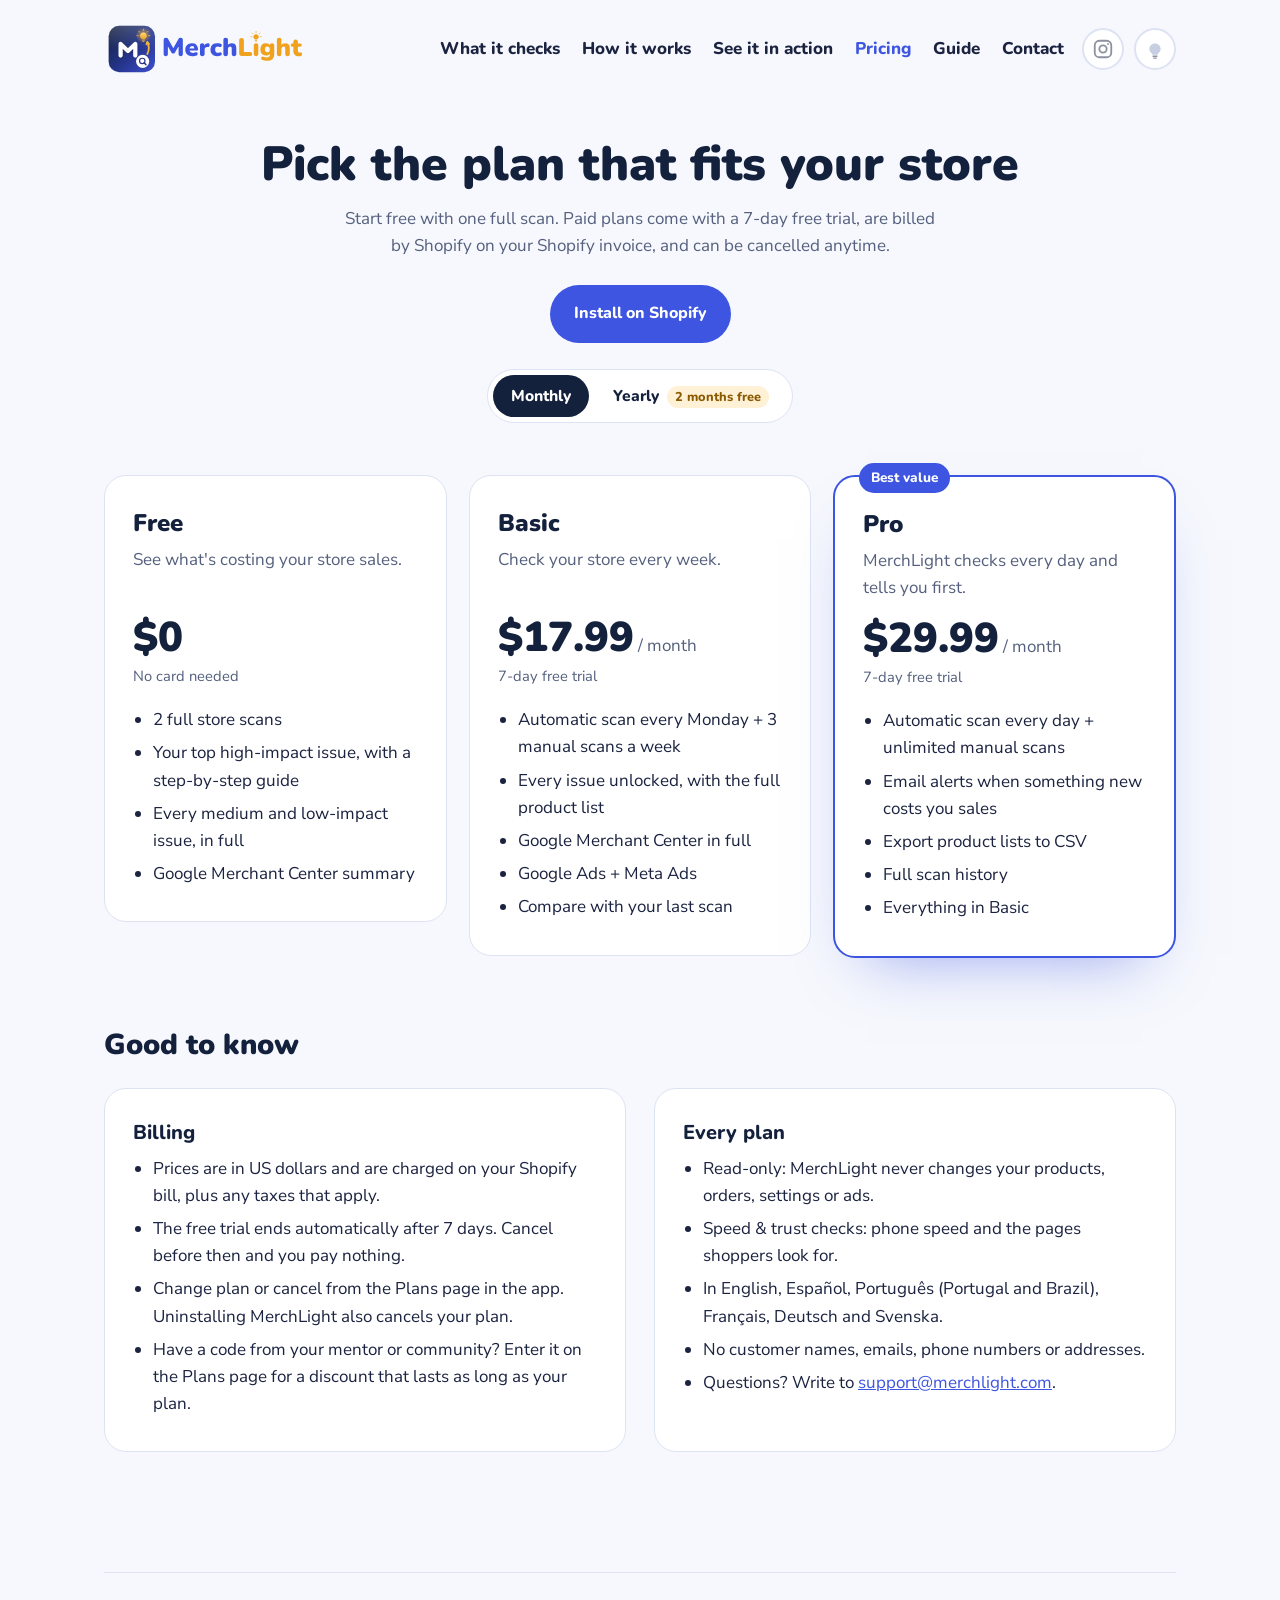
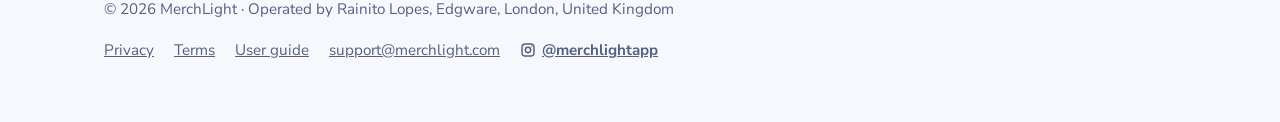
<file: pricing/index.html>
<!doctype html>
<html lang="en">
<head>
<meta charset="utf-8">
<meta name="viewport" content="width=device-width, initial-scale=1">
<title>Pricing — MerchLight</title>
<meta name="description" content="MerchLight plans: Free, Basic and Pro. Billed by Shopify, with a 7-day free trial on paid plans and 2 months free when you pay yearly.">
<link rel="canonical" href="https://merchlight.com/pricing/">
<link rel="icon" type="image/png" sizes="32x32" href="/assets/favicon-32.png">
<link rel="apple-touch-icon" href="/assets/icon-192.png">
<meta property="og:title" content="MerchLight pricing">
<meta property="og:description" content="Free, Basic and Pro plans. Billed by Shopify, cancel anytime.">
<meta property="og:url" content="https://merchlight.com/pricing/">
<meta property="og:image" content="https://merchlight.com/assets/icon-512.png">
<link rel="stylesheet" href="/assets/site.css">
<link rel="stylesheet" href="/assets/signin.css">
</head>
<body>
<div class="wrap">
  <header class="top">
    <a href="/" aria-label="MerchLight home"><img src="/assets/logo.svg" alt="MerchLight"></a>
    <nav aria-label="Main">
      <a href="/#checks">What it checks</a>
      <a href="/#how">How it works</a>
      <a href="/demo/">See it in action</a>
      <a href="/pricing/" aria-current="page">Pricing</a>
      <a href="/guide/">Guide</a>
      <a href="mailto:hello@merchlight.com">Contact</a>
    </nav>
    <a class="ml-ig" href="https://www.instagram.com/merchlightapp/" target="_blank" rel="noopener" aria-label="MerchLight on Instagram (@merchlightapp)" title="@merchlightapp on Instagram"><svg width="22" height="22" viewBox="0 0 24 24" fill="none" stroke="currentColor" stroke-width="2" stroke-linecap="round" stroke-linejoin="round" aria-hidden="true"><rect x="3" y="3" width="18" height="18" rx="5"/><circle cx="12" cy="12" r="4"/><circle cx="17.5" cy="6.5" r="1" fill="currentColor" stroke="none"/></svg></a>
    <div class="ml-signin">
      <button type="button" class="ml-signin-btn" aria-label="Sign in" aria-expanded="false" aria-controls="ml-signin-menu">
        <svg width="24" height="24" viewBox="-32 -32 64 64" aria-hidden="true"><circle class="glow" cx="0" cy="-1" r="24" fill="#FFD978" opacity=".5"/><path class="fill" d="M0 -15 C9 -15 15 -8 15 0 C15 6 11 9 9 11 C8 12 7.5 13.5 7.5 15 H-7.5 C-7.5 13.5 -8 12 -9 11 C-11 9 -15 6 -15 0 C-15 -8 -9 -15 0 -15 Z"/><rect x="-7" y="17" width="14" height="4" rx="2" fill="#8C92A0"/><rect x="-5" y="22.5" width="10" height="3.5" rx="1.75" fill="#8C92A0"/></svg>
      </button>
      <div class="ml-signin-pop" id="ml-signin-menu">
        <h2>Sign in</h2>
        <a class="ml-signin-opt" href="https://app.merchlight.com/admin/login">
          <span class="ml-signin-ic" style="background:#EEF1FF"><svg width="22" height="22" viewBox="0 0 24 24" fill="none" stroke="#3D55E0" stroke-width="2.2" stroke-linecap="round" stroke-linejoin="round" aria-hidden="true"><rect x="3" y="4" width="18" height="16" rx="3"/><path d="M3 9h18M8 14h4"/></svg></span>
          <span><b>Team &amp; business partners</b><small>Prospects, calendar and earnings. We email you a sign-in link, no password.</small></span>
          <span class="ml-signin-go" aria-hidden="true">→</span>
        </a>
        <a class="ml-signin-opt" href="https://apps.shopify.com/merchlight-store-health-check" target="_blank" rel="noopener">
          <span class="ml-signin-ic" style="background:#E3F6EC"><svg width="22" height="22" viewBox="0 0 24 24" fill="none" stroke="#067647" stroke-width="2.2" stroke-linecap="round" stroke-linejoin="round" aria-hidden="true"><path d="M6 8h12l-1 12H7z"/><path d="M9 8a3 3 0 0 1 6 0"/></svg></span>
          <span><b>Store owners</b><small>MerchLight opens inside your Shopify admin, under Apps.</small></span>
          <span class="ml-signin-go" aria-hidden="true">→</span>
        </a>
        <p class="ml-signin-foot">Referral partner? Open the personal link from your welcome email. Lost it? Write to <a href="mailto:partners@merchlight.com">partners@merchlight.com</a>.</p>
      </div>
    </div>
  </header>

  <main>
    <section class="price-head" aria-labelledby="pricing-title">
      <h1 id="pricing-title">Pick the plan that fits your store</h1>
      <p>Start free with one full scan. Paid plans come with a 7-day free trial, are billed by Shopify on your Shopify invoice, and can be cancelled anytime.</p>
      <p><a class="btn btn-primary" href="https://apps.shopify.com/merchlight-store-health-check" target="_blank" rel="noopener">Install on Shopify</a></p>
      <div class="billing-toggle" role="group" aria-label="Billing period">
        <button type="button" data-period="monthly" aria-pressed="true">Monthly</button>
        <button type="button" data-period="yearly" aria-pressed="false">Yearly <span>2 months free</span></button>
      </div>
    </section>

    <section class="plans" aria-label="Plans">
      <article class="plan">
        <h2>Free</h2>
        <p class="plan-tag">See what's costing your store sales.</p>
        <p class="plan-price"><strong>$0</strong></p>
        <p class="plan-sub">No card needed</p>
        <ul>
          <li>2 full store scans</li>
          <li>Your top high-impact issue, with a step-by-step guide</li>
          <li>Every medium and low-impact issue, in full</li>
          <li>Google Merchant Center summary</li>
        </ul>
      </article>

      <article class="plan">
        <h2>Basic</h2>
        <p class="plan-tag">Check your store every week.</p>
        <p class="plan-price"><strong data-monthly="$17.99" data-yearly="$179.90">$17.99</strong> <span data-monthly="/ month" data-yearly="/ year">/ month</span></p>
        <p class="plan-sub" data-monthly="7-day free trial" data-yearly="That's $14.99 a month · 7-day free trial">7-day free trial</p>
        <ul>
          <li>Automatic scan every Monday + 3 manual scans a week</li>
          <li>Every issue unlocked, with the full product list</li>
          <li>Google Merchant Center in full</li>
          <li>Google Ads + Meta Ads</li>
          <li>Compare with your last scan</li>
        </ul>
      </article>

      <article class="plan plan-best">
        <span class="plan-badge">Best value</span>
        <h2>Pro</h2>
        <p class="plan-tag">MerchLight checks every day and tells you first.</p>
        <p class="plan-price"><strong data-monthly="$29.99" data-yearly="$299.90">$29.99</strong> <span data-monthly="/ month" data-yearly="/ year">/ month</span></p>
        <p class="plan-sub" data-monthly="7-day free trial" data-yearly="That's $24.99 a month · 7-day free trial">7-day free trial</p>
        <ul>
          <li>Automatic scan every day + unlimited manual scans</li>
          <li>Email alerts when something new costs you sales</li>
          <li>Export product lists to CSV</li>
          <li>Full scan history</li>
          <li>Everything in Basic</li>
        </ul>
      </article>
    </section>

    <section class="price-notes" aria-labelledby="notes-title">
      <h2 id="notes-title">Good to know</h2>
      <div class="checks checks-2">
        <div class="check-group">
          <h3>Billing</h3>
          <ul>
            <li>Prices are in US dollars and are charged on your Shopify bill, plus any taxes that apply.</li>
            <li>The free trial ends automatically after 7 days. Cancel before then and you pay nothing.</li>
            <li>Change plan or cancel from the Plans page in the app. Uninstalling MerchLight also cancels your plan.</li>
            <li>Have a code from your mentor or community? Enter it on the Plans page for a discount that lasts as long as your plan.</li>
          </ul>
        </div>
        <div class="check-group">
          <h3>Every plan</h3>
          <ul>
            <li>Read-only: MerchLight never changes your products, orders, settings or ads.</li>
            <li>Speed &amp; trust checks: phone speed and the pages shoppers look for.</li>
            <li>In English, Español, Português (Portugal and Brazil), Français, Deutsch and Svenska.</li>
            <li>No customer names, emails, phone numbers or addresses.</li>
            <li>Questions? Write to <a href="mailto:support@merchlight.com">support@merchlight.com</a>.</li>
          </ul>
        </div>
      </div>
    </section>
  </main>

  <footer>
    <div class="row">
      <span>© 2026 MerchLight · Operated by Rainito Lopes, Edgware, London, United Kingdom</span>
      <nav aria-label="Legal">
        <a href="/privacy/">Privacy</a>
        <a href="/terms/">Terms</a><a href="/guide/">User guide</a>
        <a href="mailto:support@merchlight.com">support@merchlight.com</a><a class="ml-ig-foot" href="https://www.instagram.com/merchlightapp/" target="_blank" rel="noopener"><svg width="16" height="16" viewBox="0 0 24 24" fill="none" stroke="currentColor" stroke-width="2.2" stroke-linecap="round" stroke-linejoin="round" aria-hidden="true"><rect x="3" y="3" width="18" height="18" rx="5"/><circle cx="12" cy="12" r="4"/><circle cx="17.5" cy="6.5" r="1" fill="currentColor" stroke="none"/></svg>@merchlightapp</a>
      </nav>
    </div>
  </footer>
</div>
<script>
document.querySelectorAll('.billing-toggle button').forEach(function (b) {
  b.addEventListener('click', function () {
    var p = b.dataset.period;
    document.querySelectorAll('.billing-toggle button').forEach(function (x) { x.setAttribute('aria-pressed', String(x === b)); });
    document.querySelectorAll('[data-monthly]').forEach(function (el) { el.textContent = el.dataset[p]; });
  });
});
</script>
<script src="/assets/signin.js" defer></script>
</body>
</html>
</file>
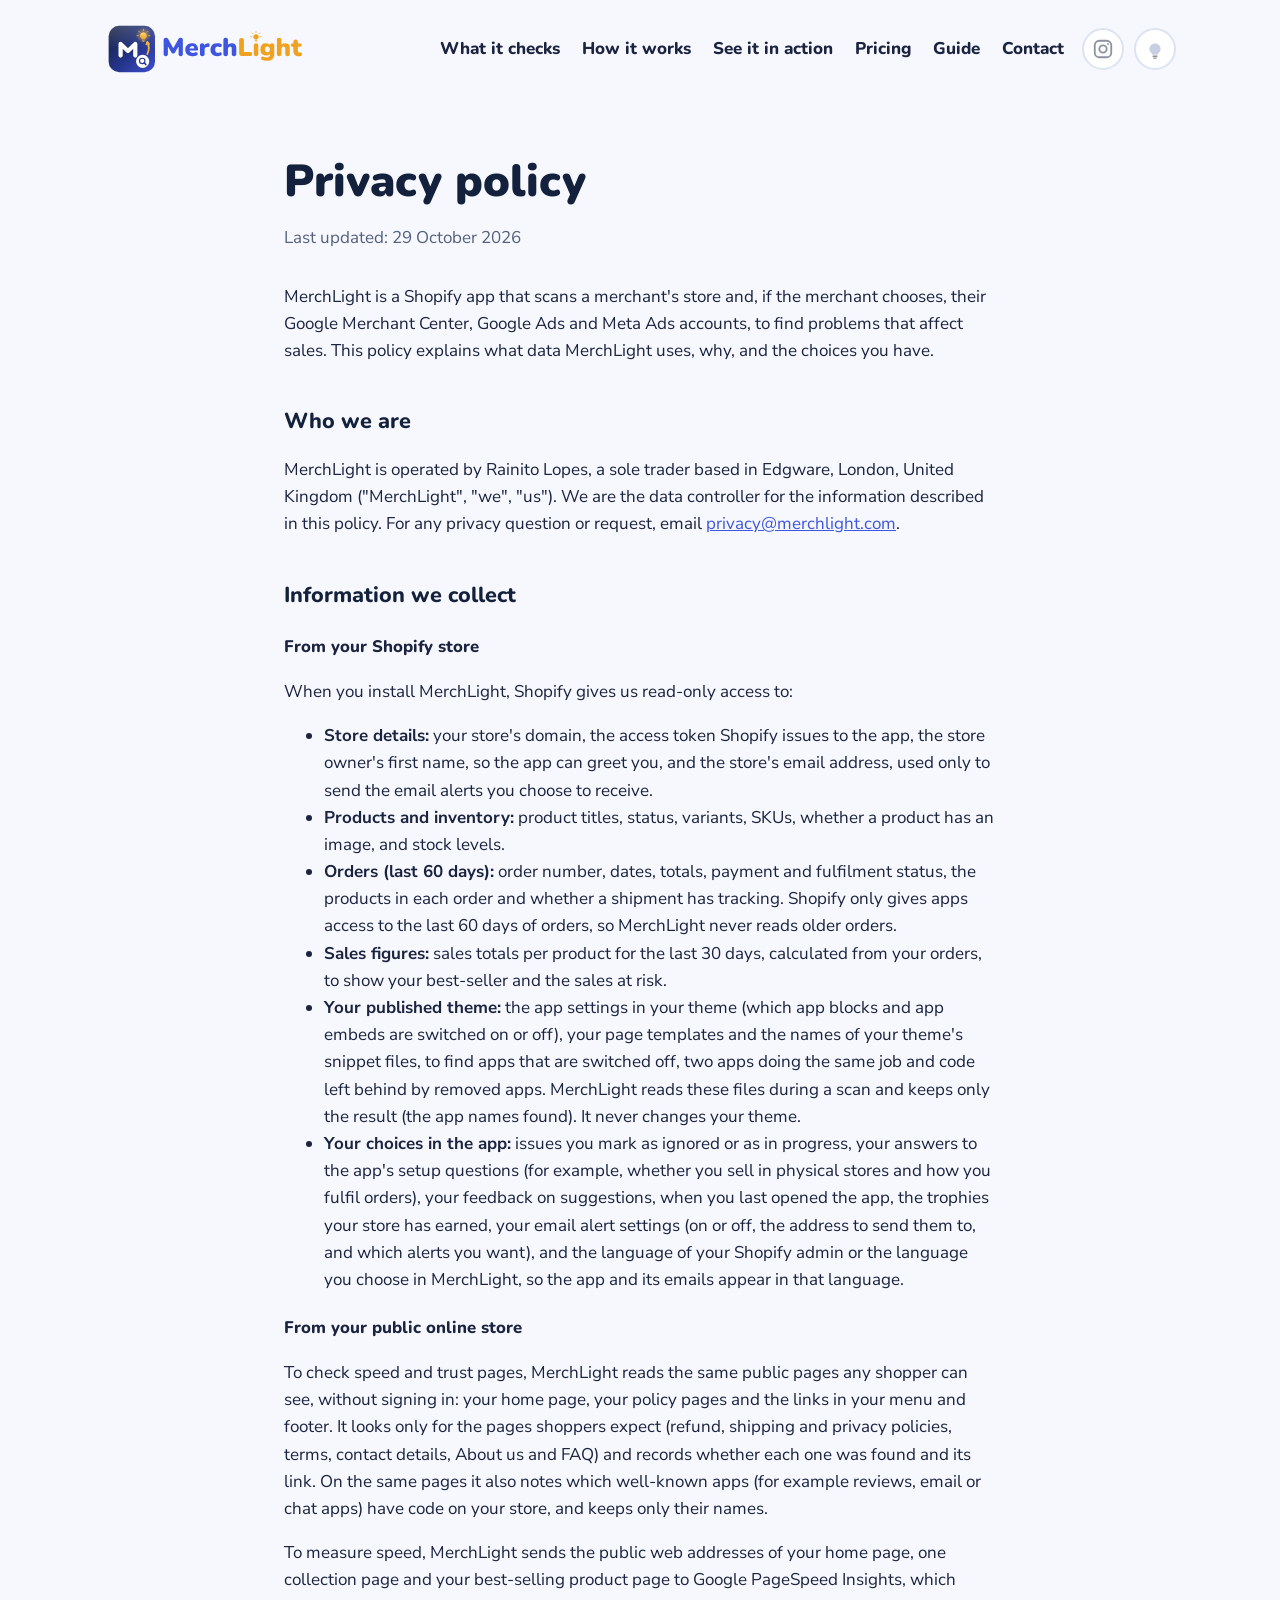
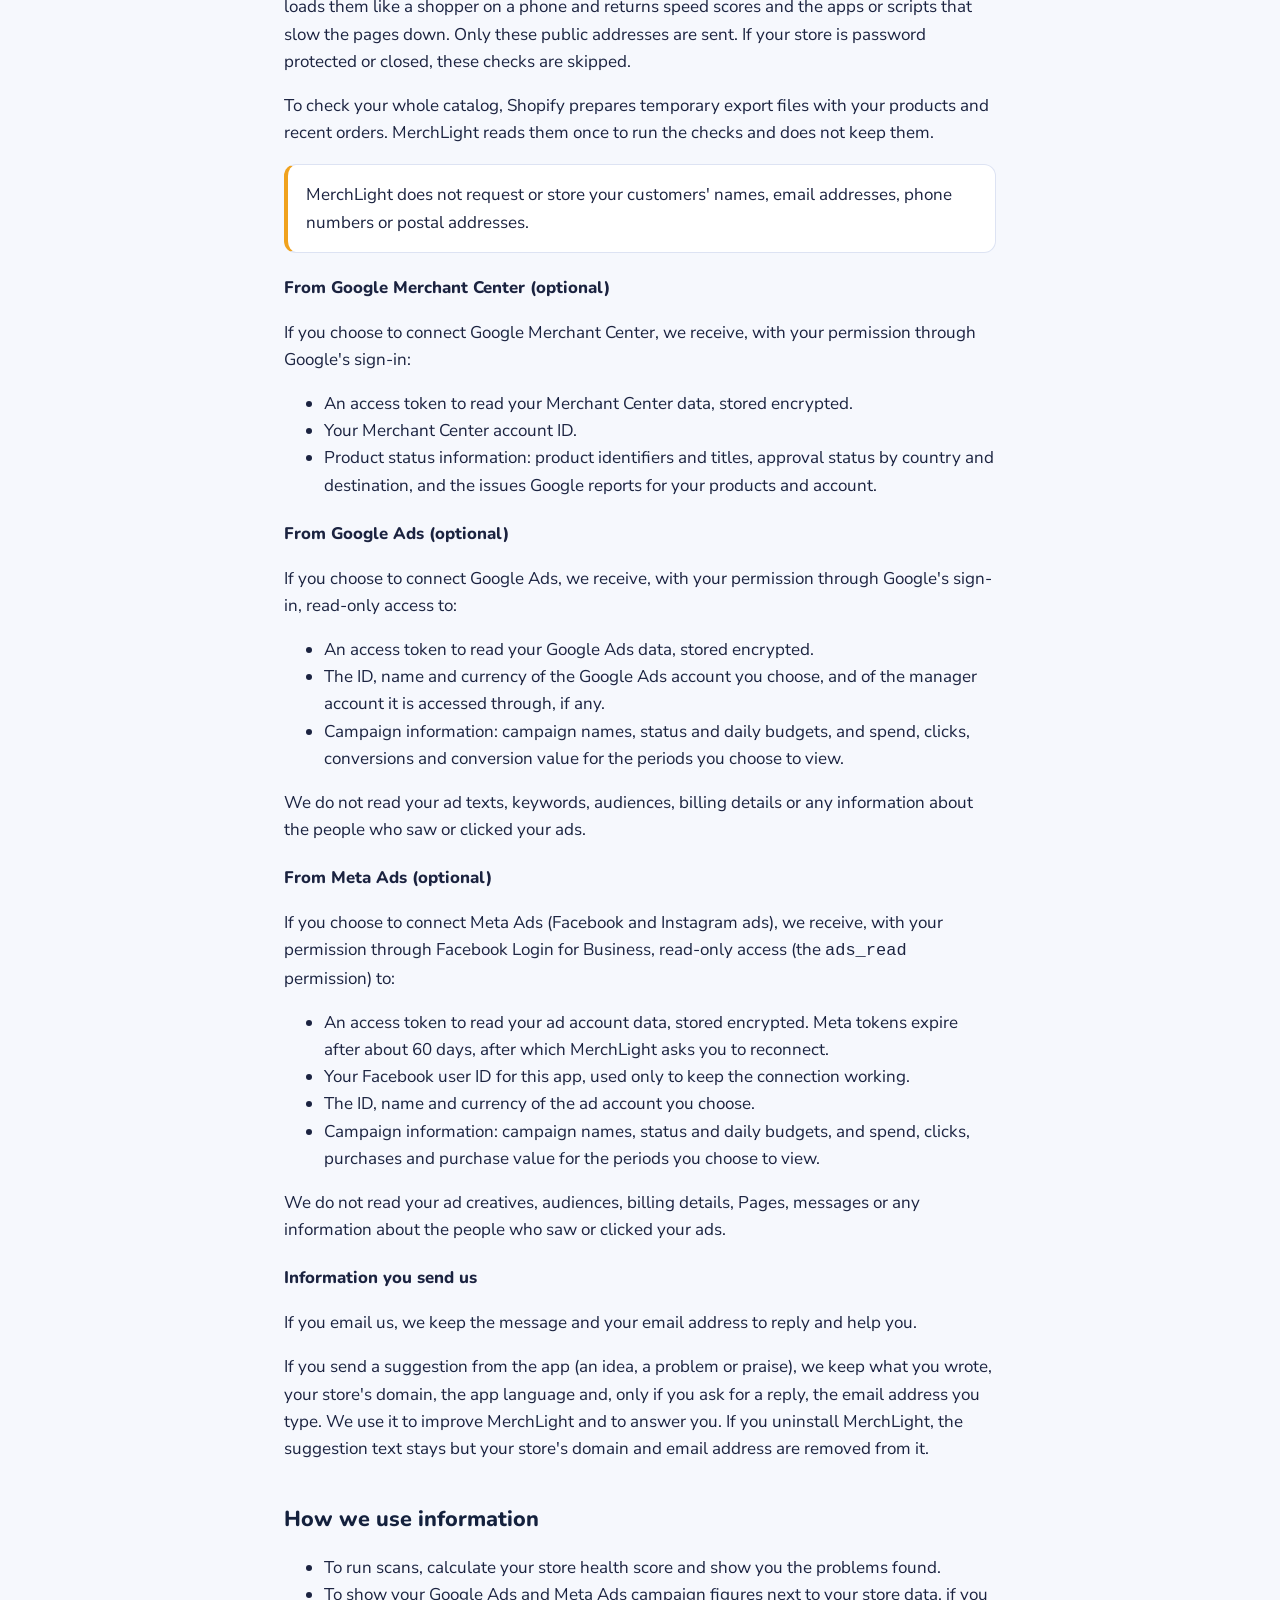
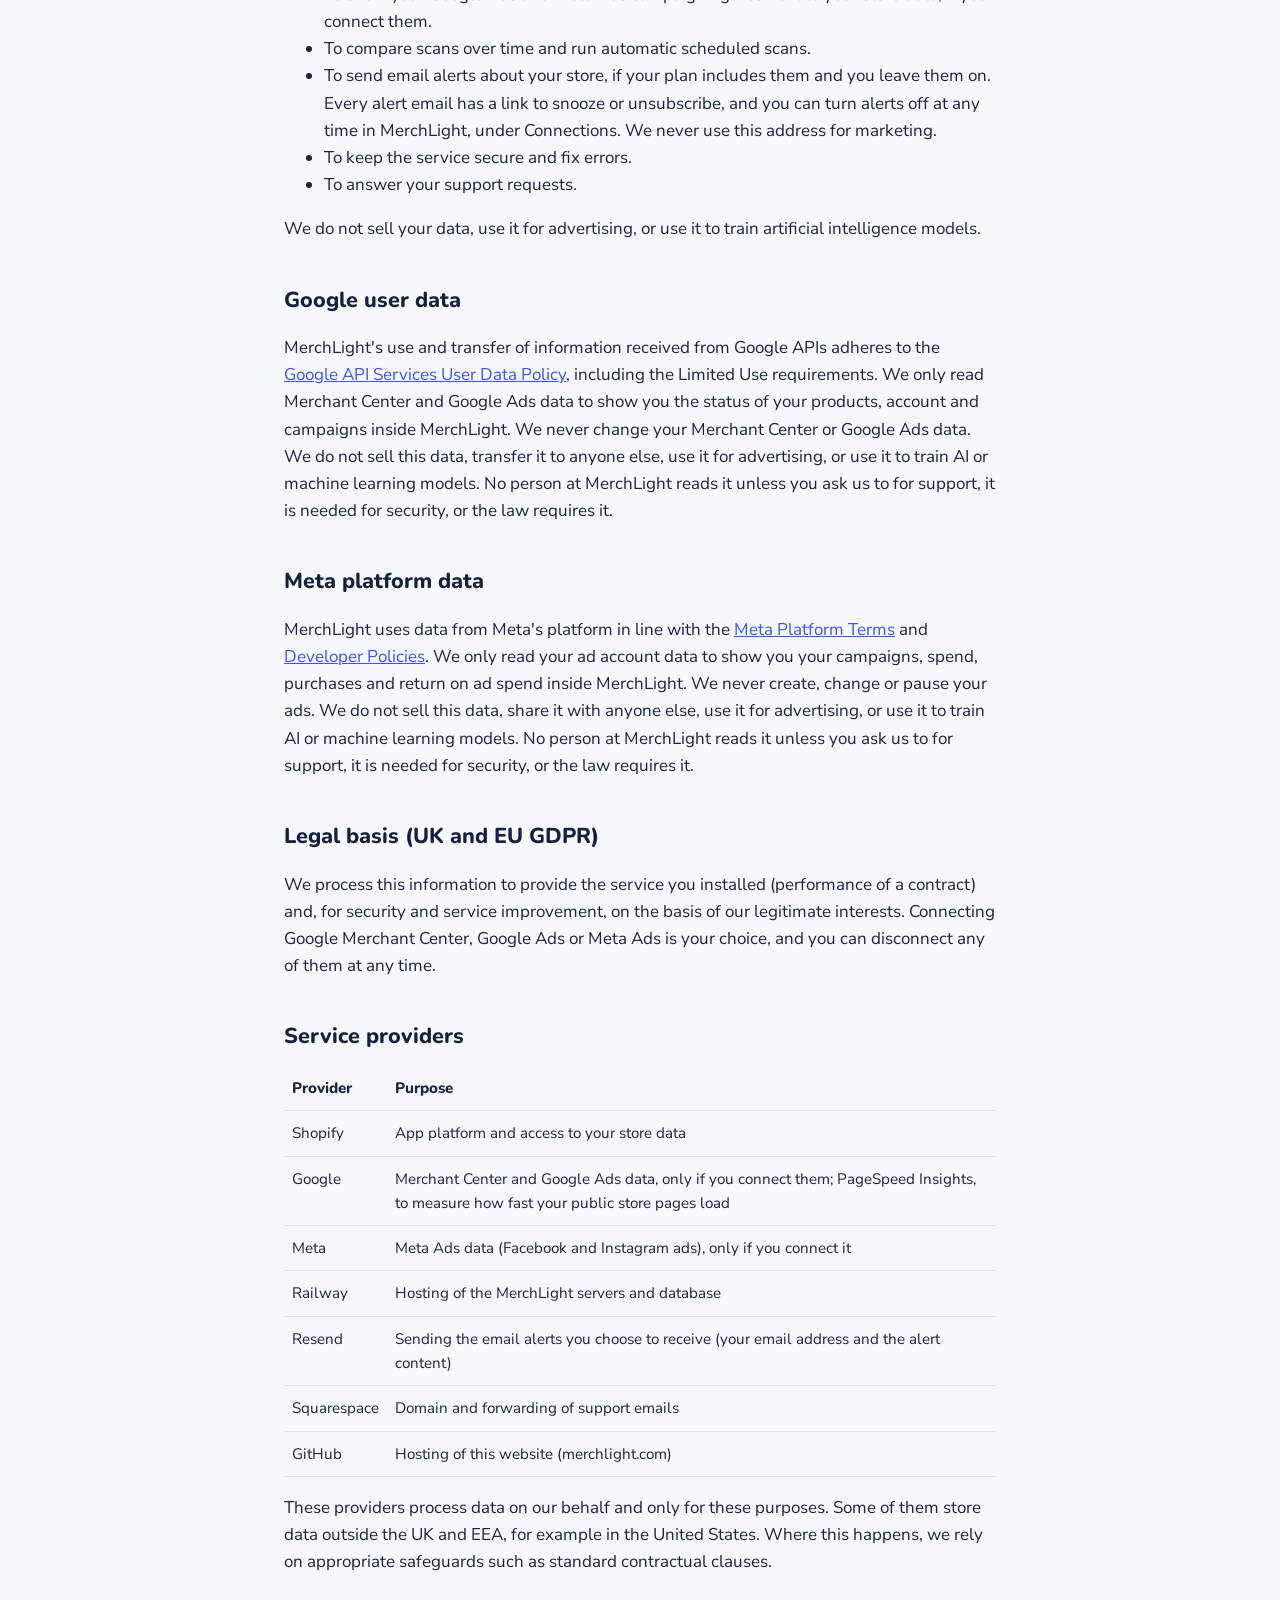
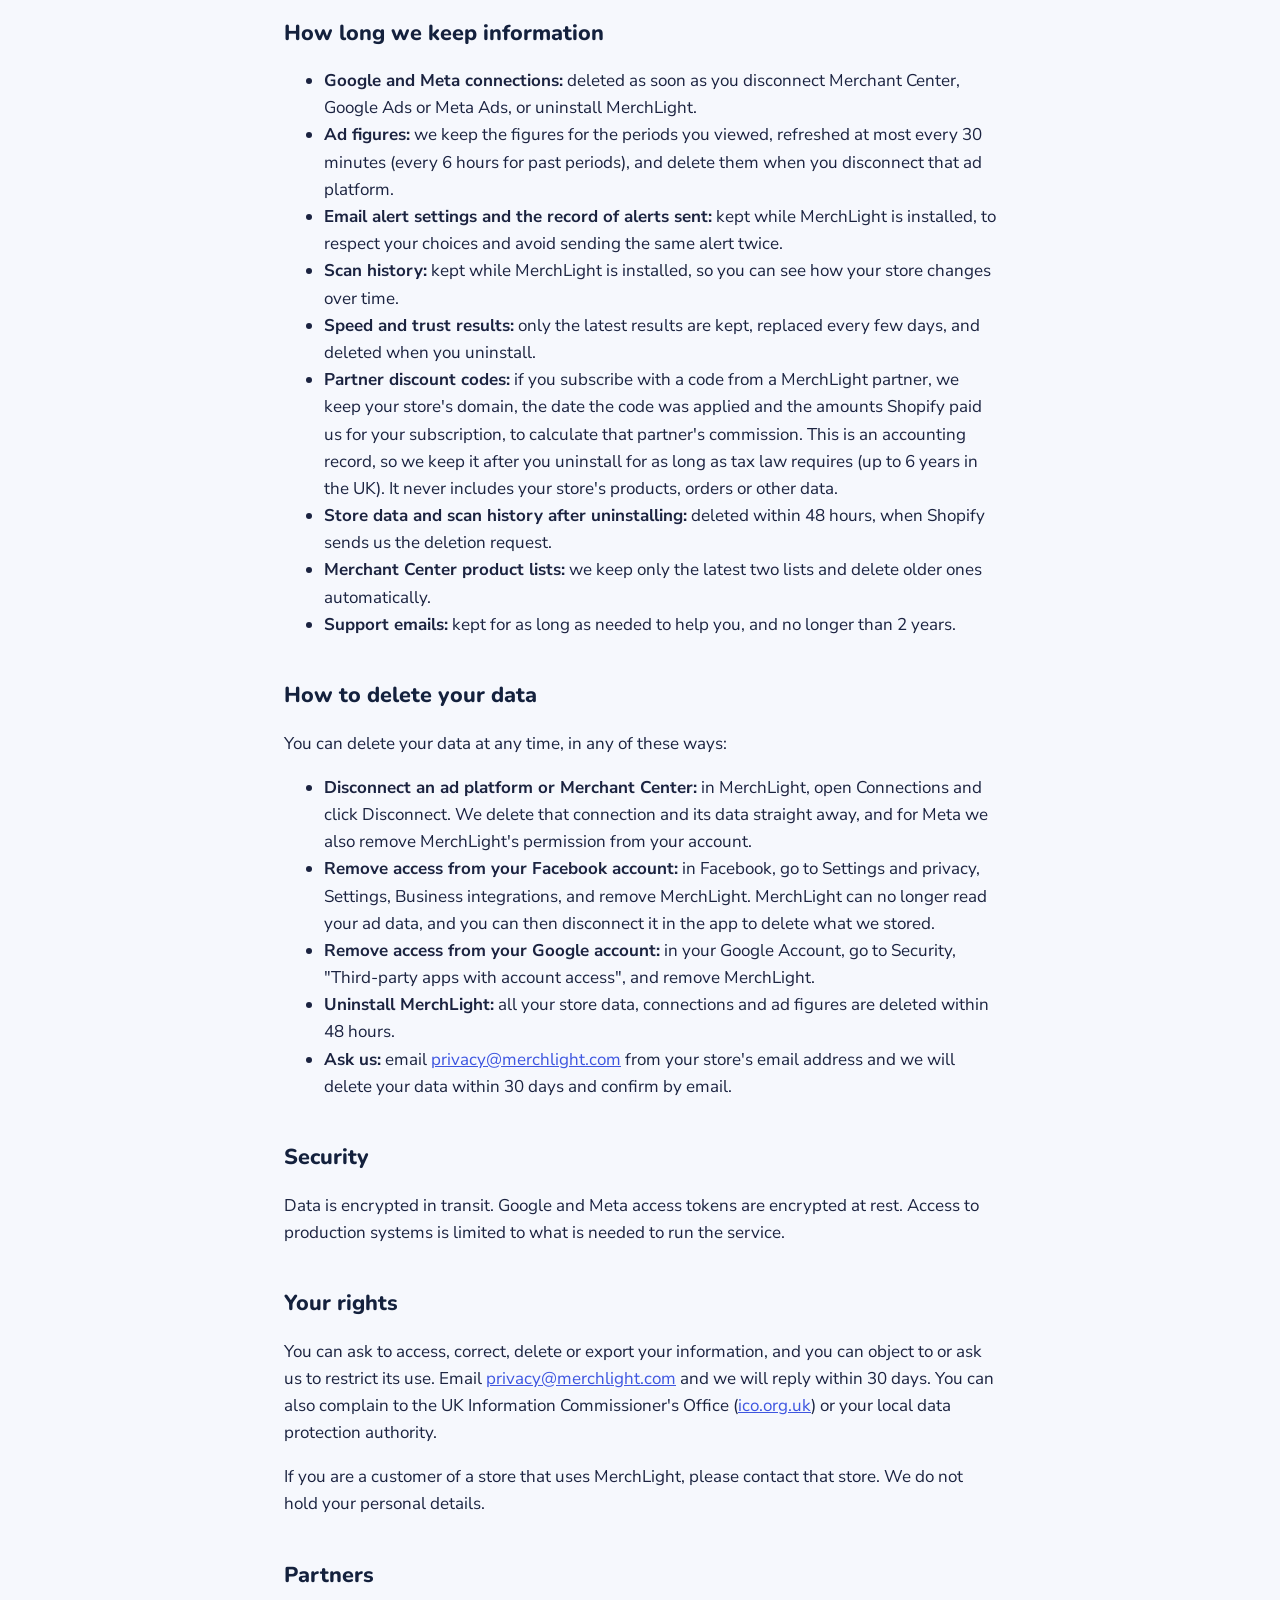
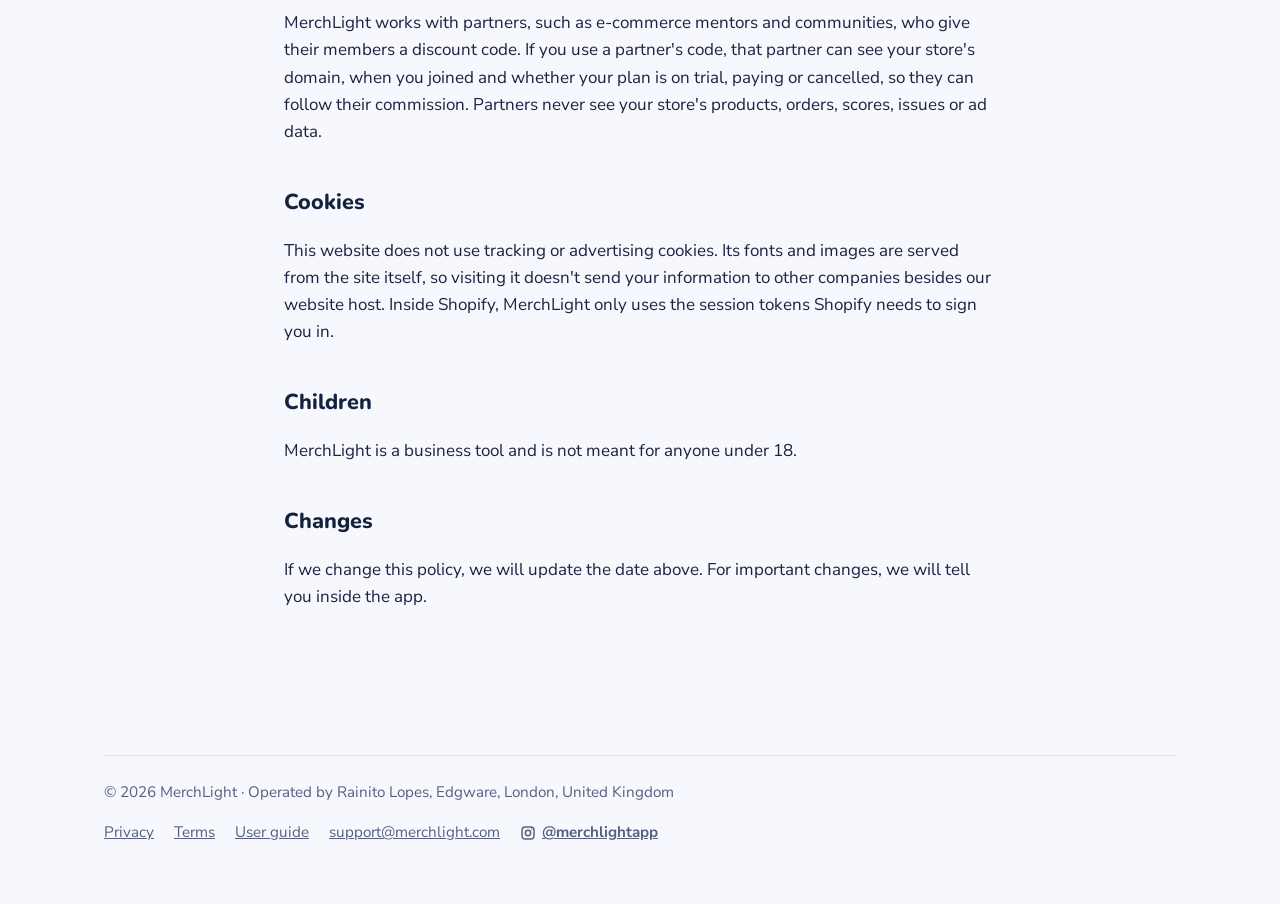
<file: privacy/index.html>
<!doctype html>
<html lang="en">
<head>
<meta charset="utf-8">
<meta name="viewport" content="width=device-width, initial-scale=1">
<title>Privacy policy — MerchLight</title>
<meta name="description" content="What data MerchLight reads from Shopify, Google Merchant Center, Google Ads and Meta Ads, how it is used and protected, and how to delete it.">
<link rel="icon" type="image/png" sizes="32x32" href="/assets/favicon-32.png">
<link rel="canonical" href="https://merchlight.com/privacy/">
<link rel="stylesheet" href="/assets/site.css">
<link rel="stylesheet" href="/assets/signin.css">
</head>
<body>
<div class="wrap">
  <header class="top">
    <a href="/" aria-label="MerchLight home"><img src="/assets/logo.svg" alt="MerchLight"></a>
    <nav aria-label="Main">
      <a href="/#checks">What it checks</a>
      <a href="/#how">How it works</a>
      <a href="/demo/">See it in action</a>
      <a href="/pricing/">Pricing</a>
      <a href="/guide/">Guide</a>
      <a href="mailto:hello@merchlight.com">Contact</a>
    </nav>
    <a class="ml-ig" href="https://www.instagram.com/merchlightapp/" target="_blank" rel="noopener" aria-label="MerchLight on Instagram (@merchlightapp)" title="@merchlightapp on Instagram"><svg width="22" height="22" viewBox="0 0 24 24" fill="none" stroke="currentColor" stroke-width="2" stroke-linecap="round" stroke-linejoin="round" aria-hidden="true"><rect x="3" y="3" width="18" height="18" rx="5"/><circle cx="12" cy="12" r="4"/><circle cx="17.5" cy="6.5" r="1" fill="currentColor" stroke="none"/></svg></a>
    <div class="ml-signin">
      <button type="button" class="ml-signin-btn" aria-label="Sign in" aria-expanded="false" aria-controls="ml-signin-menu">
        <svg width="24" height="24" viewBox="-32 -32 64 64" aria-hidden="true"><circle class="glow" cx="0" cy="-1" r="24" fill="#FFD978" opacity=".5"/><path class="fill" d="M0 -15 C9 -15 15 -8 15 0 C15 6 11 9 9 11 C8 12 7.5 13.5 7.5 15 H-7.5 C-7.5 13.5 -8 12 -9 11 C-11 9 -15 6 -15 0 C-15 -8 -9 -15 0 -15 Z"/><rect x="-7" y="17" width="14" height="4" rx="2" fill="#8C92A0"/><rect x="-5" y="22.5" width="10" height="3.5" rx="1.75" fill="#8C92A0"/></svg>
      </button>
      <div class="ml-signin-pop" id="ml-signin-menu">
        <h2>Sign in</h2>
        <a class="ml-signin-opt" href="https://app.merchlight.com/admin/login">
          <span class="ml-signin-ic" style="background:#EEF1FF"><svg width="22" height="22" viewBox="0 0 24 24" fill="none" stroke="#3D55E0" stroke-width="2.2" stroke-linecap="round" stroke-linejoin="round" aria-hidden="true"><rect x="3" y="4" width="18" height="16" rx="3"/><path d="M3 9h18M8 14h4"/></svg></span>
          <span><b>Team &amp; business partners</b><small>Prospects, calendar and earnings. We email you a sign-in link, no password.</small></span>
          <span class="ml-signin-go" aria-hidden="true">→</span>
        </a>
        <a class="ml-signin-opt" href="https://apps.shopify.com/merchlight-store-health-check" target="_blank" rel="noopener">
          <span class="ml-signin-ic" style="background:#E3F6EC"><svg width="22" height="22" viewBox="0 0 24 24" fill="none" stroke="#067647" stroke-width="2.2" stroke-linecap="round" stroke-linejoin="round" aria-hidden="true"><path d="M6 8h12l-1 12H7z"/><path d="M9 8a3 3 0 0 1 6 0"/></svg></span>
          <span><b>Store owners</b><small>MerchLight opens inside your Shopify admin, under Apps.</small></span>
          <span class="ml-signin-go" aria-hidden="true">→</span>
        </a>
        <p class="ml-signin-foot">Referral partner? Open the personal link from your welcome email. Lost it? Write to <a href="mailto:partners@merchlight.com">partners@merchlight.com</a>.</p>
      </div>
    </div>
  </header>
</div>
<main class="legal">
<h1>Privacy policy</h1>
<p class="updated">Last updated: 29 October 2026</p>

<p>MerchLight is a Shopify app that scans a merchant's store and, if the merchant chooses, their Google Merchant Center, Google Ads and Meta Ads accounts, to find problems that affect sales. This policy explains what data MerchLight uses, why, and the choices you have.</p>

<h2>Who we are</h2>
<p>MerchLight is operated by Rainito Lopes, a sole trader based in Edgware, London, United Kingdom ("MerchLight", "we", "us"). We are the data controller for the information described in this policy. For any privacy question or request, email <a href="mailto:privacy@merchlight.com">privacy@merchlight.com</a>.</p>

<h2>Information we collect</h2>
<h3>From your Shopify store</h3>
<p>When you install MerchLight, Shopify gives us read-only access to:</p>
<ul>
  <li><strong>Store details:</strong> your store's domain, the access token Shopify issues to the app, the store owner's first name, so the app can greet you, and the store's email address, used only to send the email alerts you choose to receive.</li>
  <li><strong>Products and inventory:</strong> product titles, status, variants, SKUs, whether a product has an image, and stock levels.</li>
  <li><strong>Orders (last 60 days):</strong> order number, dates, totals, payment and fulfilment status, the products in each order and whether a shipment has tracking. Shopify only gives apps access to the last 60 days of orders, so MerchLight never reads older orders.</li>
  <li><strong>Sales figures:</strong> sales totals per product for the last 30 days, calculated from your orders, to show your best-seller and the sales at risk.</li>
  <li><strong>Your published theme:</strong> the app settings in your theme (which app blocks and app embeds are switched on or off), your page templates and the names of your theme's snippet files, to find apps that are switched off, two apps doing the same job and code left behind by removed apps. MerchLight reads these files during a scan and keeps only the result (the app names found). It never changes your theme.</li>
  <li><strong>Your choices in the app:</strong> issues you mark as ignored or as in progress, your answers to the app's setup questions (for example, whether you sell in physical stores and how you fulfil orders), your feedback on suggestions, when you last opened the app, the trophies your store has earned, your email alert settings (on or off, the address to send them to, and which alerts you want), and the language of your Shopify admin or the language you choose in MerchLight, so the app and its emails appear in that language.</li>
</ul>
<h3>From your public online store</h3>
<p>To check speed and trust pages, MerchLight reads the same public pages any shopper can see, without signing in: your home page, your policy pages and the links in your menu and footer. It looks only for the pages shoppers expect (refund, shipping and privacy policies, terms, contact details, About us and FAQ) and records whether each one was found and its link. On the same pages it also notes which well-known apps (for example reviews, email or chat apps) have code on your store, and keeps only their names.</p>
<p>To measure speed, MerchLight sends the public web addresses of your home page, one collection page and your best-selling product page to Google PageSpeed Insights, which loads them like a shopper on a phone and returns speed scores and the apps or scripts that slow the pages down. Only these public addresses are sent. If your store is password protected or closed, these checks are skipped.</p>
<p>To check your whole catalog, Shopify prepares temporary export files with your products and recent orders. MerchLight reads them once to run the checks and does not keep them.</p>
<div class="box">MerchLight does not request or store your customers' names, email addresses, phone numbers or postal addresses.</div>

<h3>From Google Merchant Center (optional)</h3>
<p>If you choose to connect Google Merchant Center, we receive, with your permission through Google's sign-in:</p>
<ul>
  <li>An access token to read your Merchant Center data, stored encrypted.</li>
  <li>Your Merchant Center account ID.</li>
  <li>Product status information: product identifiers and titles, approval status by country and destination, and the issues Google reports for your products and account.</li>
</ul>

<h3>From Google Ads (optional)</h3>
<p>If you choose to connect Google Ads, we receive, with your permission through Google's sign-in, read-only access to:</p>
<ul>
  <li>An access token to read your Google Ads data, stored encrypted.</li>
  <li>The ID, name and currency of the Google Ads account you choose, and of the manager account it is accessed through, if any.</li>
  <li>Campaign information: campaign names, status and daily budgets, and spend, clicks, conversions and conversion value for the periods you choose to view.</li>
</ul>
<p>We do not read your ad texts, keywords, audiences, billing details or any information about the people who saw or clicked your ads.</p>

<h3>From Meta Ads (optional)</h3>
<p>If you choose to connect Meta Ads (Facebook and Instagram ads), we receive, with your permission through Facebook Login for Business, read-only access (the <code>ads_read</code> permission) to:</p>
<ul>
  <li>An access token to read your ad account data, stored encrypted. Meta tokens expire after about 60 days, after which MerchLight asks you to reconnect.</li>
  <li>Your Facebook user ID for this app, used only to keep the connection working.</li>
  <li>The ID, name and currency of the ad account you choose.</li>
  <li>Campaign information: campaign names, status and daily budgets, and spend, clicks, purchases and purchase value for the periods you choose to view.</li>
</ul>
<p>We do not read your ad creatives, audiences, billing details, Pages, messages or any information about the people who saw or clicked your ads.</p>

<h3>Information you send us</h3>
<p>If you email us, we keep the message and your email address to reply and help you.</p>
<p>If you send a suggestion from the app (an idea, a problem or praise), we keep what you wrote, your store's domain, the app language and, only if you ask for a reply, the email address you type. We use it to improve MerchLight and to answer you. If you uninstall MerchLight, the suggestion text stays but your store's domain and email address are removed from it.</p>

<h2>How we use information</h2>
<ul>
  <li>To run scans, calculate your store health score and show you the problems found.</li>
  <li>To show your Google Ads and Meta Ads campaign figures next to your store data, if you connect them.</li>
  <li>To compare scans over time and run automatic scheduled scans.</li>
  <li>To send email alerts about your store, if your plan includes them and you leave them on. Every alert email has a link to snooze or unsubscribe, and you can turn alerts off at any time in MerchLight, under Connections. We never use this address for marketing.</li>
  <li>To keep the service secure and fix errors.</li>
  <li>To answer your support requests.</li>
</ul>
<p>We do not sell your data, use it for advertising, or use it to train artificial intelligence models.</p>

<h2>Google user data</h2>
<p>MerchLight's use and transfer of information received from Google APIs adheres to the <a href="https://developers.google.com/terms/api-services-user-data-policy">Google API Services User Data Policy</a>, including the Limited Use requirements. We only read Merchant Center and Google Ads data to show you the status of your products, account and campaigns inside MerchLight. We never change your Merchant Center or Google Ads data. We do not sell this data, transfer it to anyone else, use it for advertising, or use it to train AI or machine learning models. No person at MerchLight reads it unless you ask us to for support, it is needed for security, or the law requires it.</p>

<h2>Meta platform data</h2>
<p>MerchLight uses data from Meta's platform in line with the <a href="https://developers.facebook.com/terms/">Meta Platform Terms</a> and <a href="https://developers.facebook.com/devpolicy/">Developer Policies</a>. We only read your ad account data to show you your campaigns, spend, purchases and return on ad spend inside MerchLight. We never create, change or pause your ads. We do not sell this data, share it with anyone else, use it for advertising, or use it to train AI or machine learning models. No person at MerchLight reads it unless you ask us to for support, it is needed for security, or the law requires it.</p>

<h2>Legal basis (UK and EU GDPR)</h2>
<p>We process this information to provide the service you installed (performance of a contract) and, for security and service improvement, on the basis of our legitimate interests. Connecting Google Merchant Center, Google Ads or Meta Ads is your choice, and you can disconnect any of them at any time.</p>

<h2>Service providers</h2>
<table>
  <tr><th>Provider</th><th>Purpose</th></tr>
  <tr><td>Shopify</td><td>App platform and access to your store data</td></tr>
  <tr><td>Google</td><td>Merchant Center and Google Ads data, only if you connect them; PageSpeed Insights, to measure how fast your public store pages load</td></tr>
  <tr><td>Meta</td><td>Meta Ads data (Facebook and Instagram ads), only if you connect it</td></tr>
  <tr><td>Railway</td><td>Hosting of the MerchLight servers and database</td></tr>
  <tr><td>Resend</td><td>Sending the email alerts you choose to receive (your email address and the alert content)</td></tr>
  <tr><td>Squarespace</td><td>Domain and forwarding of support emails</td></tr>
  <tr><td>GitHub</td><td>Hosting of this website (merchlight.com)</td></tr>
</table>
<p>These providers process data on our behalf and only for these purposes. Some of them store data outside the UK and EEA, for example in the United States. Where this happens, we rely on appropriate safeguards such as standard contractual clauses.</p>

<h2>How long we keep information</h2>
<ul>
  <li><strong>Google and Meta connections:</strong> deleted as soon as you disconnect Merchant Center, Google Ads or Meta Ads, or uninstall MerchLight.</li>
  <li><strong>Ad figures:</strong> we keep the figures for the periods you viewed, refreshed at most every 30 minutes (every 6 hours for past periods), and delete them when you disconnect that ad platform.</li>
  <li><strong>Email alert settings and the record of alerts sent:</strong> kept while MerchLight is installed, to respect your choices and avoid sending the same alert twice.</li>
  <li><strong>Scan history:</strong> kept while MerchLight is installed, so you can see how your store changes over time.</li>
  <li><strong>Speed and trust results:</strong> only the latest results are kept, replaced every few days, and deleted when you uninstall.</li>
  <li><strong>Partner discount codes:</strong> if you subscribe with a code from a MerchLight partner, we keep your store's domain, the date the code was applied and the amounts Shopify paid us for your subscription, to calculate that partner's commission. This is an accounting record, so we keep it after you uninstall for as long as tax law requires (up to 6 years in the UK). It never includes your store's products, orders or other data.</li>
  <li><strong>Store data and scan history after uninstalling:</strong> deleted within 48 hours, when Shopify sends us the deletion request.</li>
  <li><strong>Merchant Center product lists:</strong> we keep only the latest two lists and delete older ones automatically.</li>
  <li><strong>Support emails:</strong> kept for as long as needed to help you, and no longer than 2 years.</li>
</ul>

<h2 id="data-deletion">How to delete your data</h2>
<p>You can delete your data at any time, in any of these ways:</p>
<ul>
  <li><strong>Disconnect an ad platform or Merchant Center:</strong> in MerchLight, open Connections and click Disconnect. We delete that connection and its data straight away, and for Meta we also remove MerchLight's permission from your account.</li>
  <li><strong>Remove access from your Facebook account:</strong> in Facebook, go to Settings and privacy, Settings, Business integrations, and remove MerchLight. MerchLight can no longer read your ad data, and you can then disconnect it in the app to delete what we stored.</li>
  <li><strong>Remove access from your Google account:</strong> in your Google Account, go to Security, "Third-party apps with account access", and remove MerchLight.</li>
  <li><strong>Uninstall MerchLight:</strong> all your store data, connections and ad figures are deleted within 48 hours.</li>
  <li><strong>Ask us:</strong> email <a href="mailto:privacy@merchlight.com">privacy@merchlight.com</a> from your store's email address and we will delete your data within 30 days and confirm by email.</li>
</ul>

<h2>Security</h2>
<p>Data is encrypted in transit. Google and Meta access tokens are encrypted at rest. Access to production systems is limited to what is needed to run the service.</p>

<h2>Your rights</h2>
<p>You can ask to access, correct, delete or export your information, and you can object to or ask us to restrict its use. Email <a href="mailto:privacy@merchlight.com">privacy@merchlight.com</a> and we will reply within 30 days. You can also complain to the UK Information Commissioner's Office (<a href="https://ico.org.uk">ico.org.uk</a>) or your local data protection authority.</p>
<p>If you are a customer of a store that uses MerchLight, please contact that store. We do not hold your personal details.</p>
<h2>Partners</h2>
<p>MerchLight works with partners, such as e-commerce mentors and communities, who give their members a discount code. If you use a partner's code, that partner can see your store's domain, when you joined and whether your plan is on trial, paying or cancelled, so they can follow their commission. Partners never see your store's products, orders, scores, issues or ad data.</p>

<h2>Cookies</h2>
<p>This website does not use tracking or advertising cookies. Its fonts and images are served from the site itself, so visiting it doesn't send your information to other companies besides our website host. Inside Shopify, MerchLight only uses the session tokens Shopify needs to sign you in.</p>

<h2>Children</h2>
<p>MerchLight is a business tool and is not meant for anyone under 18.</p>

<h2>Changes</h2>
<p>If we change this policy, we will update the date above. For important changes, we will tell you inside the app.</p>
</main>
<div class="wrap"><footer><div class="row"><span>© 2026 MerchLight · Operated by Rainito Lopes, Edgware, London, United Kingdom</span><nav aria-label="Legal"><a href="/privacy/">Privacy</a><a href="/terms/">Terms</a><a href="/guide/">User guide</a><a href="mailto:support@merchlight.com">support@merchlight.com</a><a class="ml-ig-foot" href="https://www.instagram.com/merchlightapp/" target="_blank" rel="noopener"><svg width="16" height="16" viewBox="0 0 24 24" fill="none" stroke="currentColor" stroke-width="2.2" stroke-linecap="round" stroke-linejoin="round" aria-hidden="true"><rect x="3" y="3" width="18" height="18" rx="5"/><circle cx="12" cy="12" r="4"/><circle cx="17.5" cy="6.5" r="1" fill="currentColor" stroke="none"/></svg>@merchlightapp</a></nav></div></footer></div>
<script src="/assets/signin.js" defer></script>
</body>
</html>
</file>
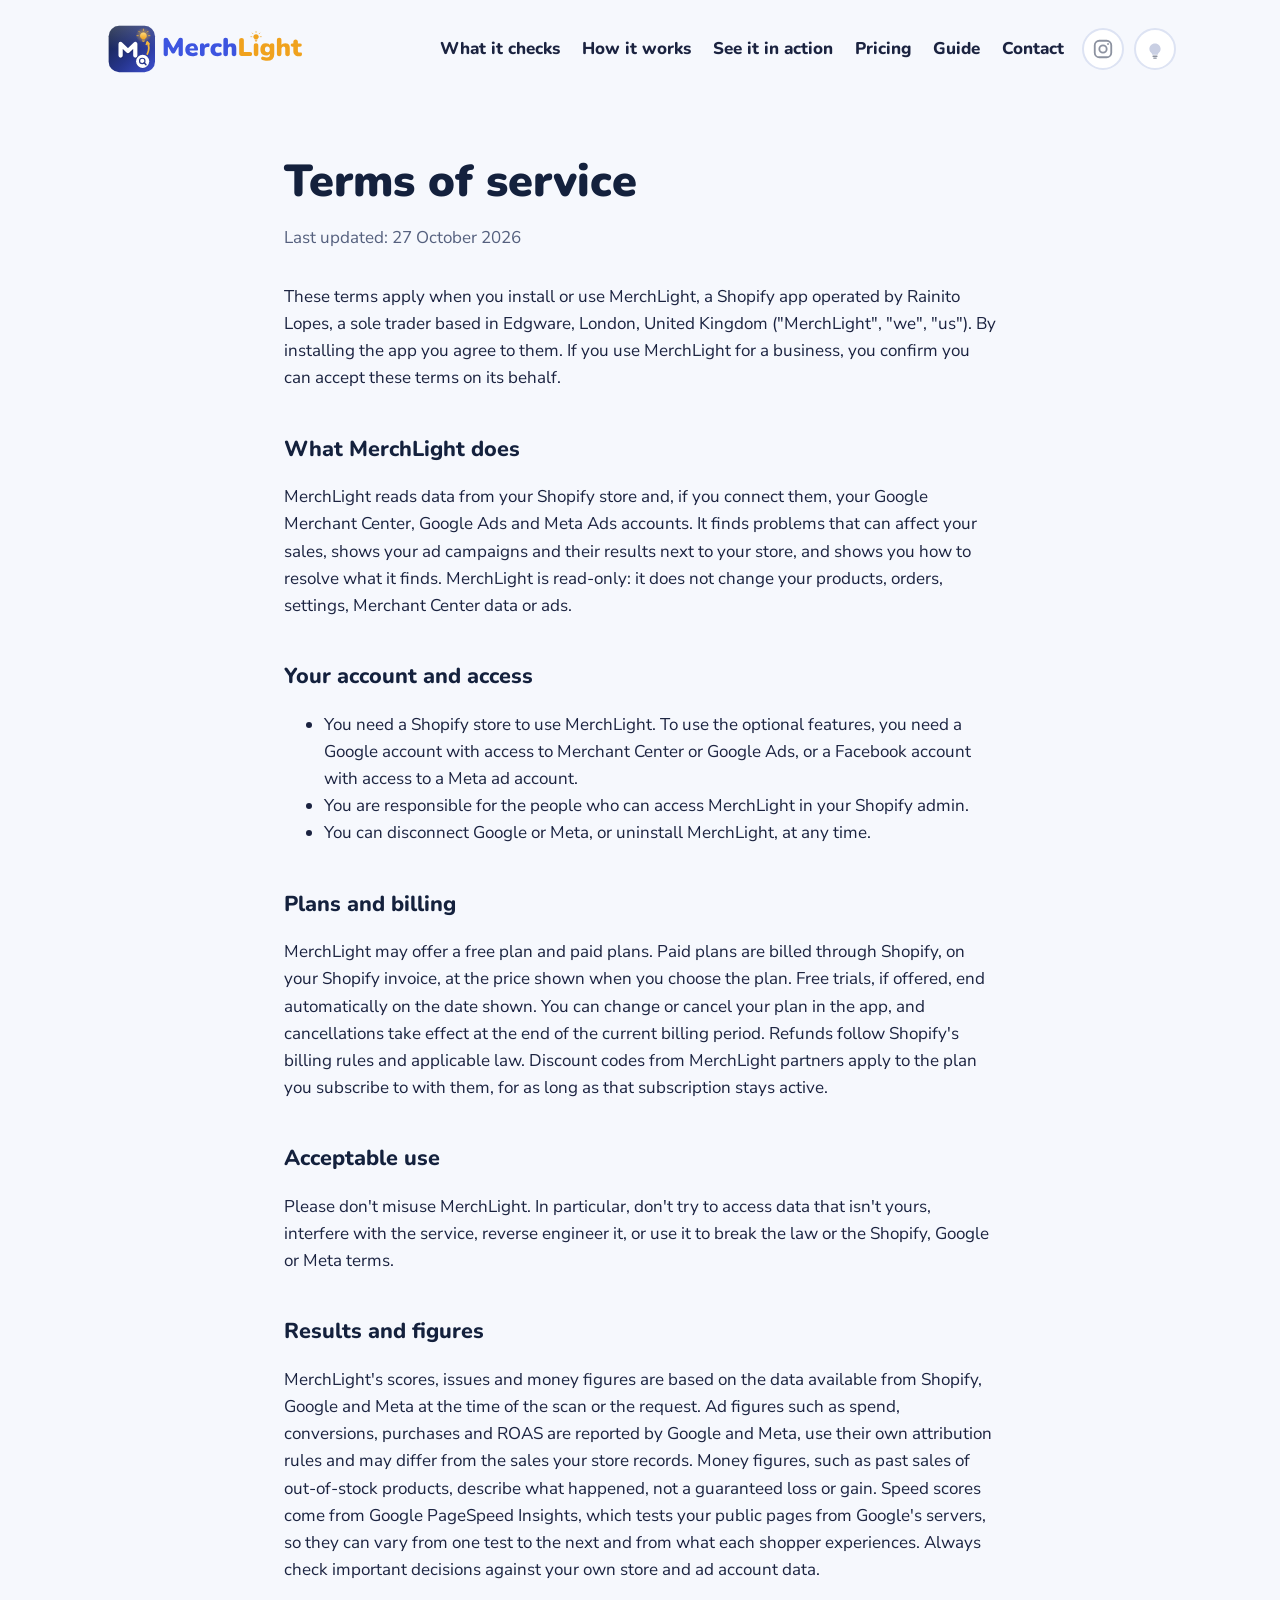
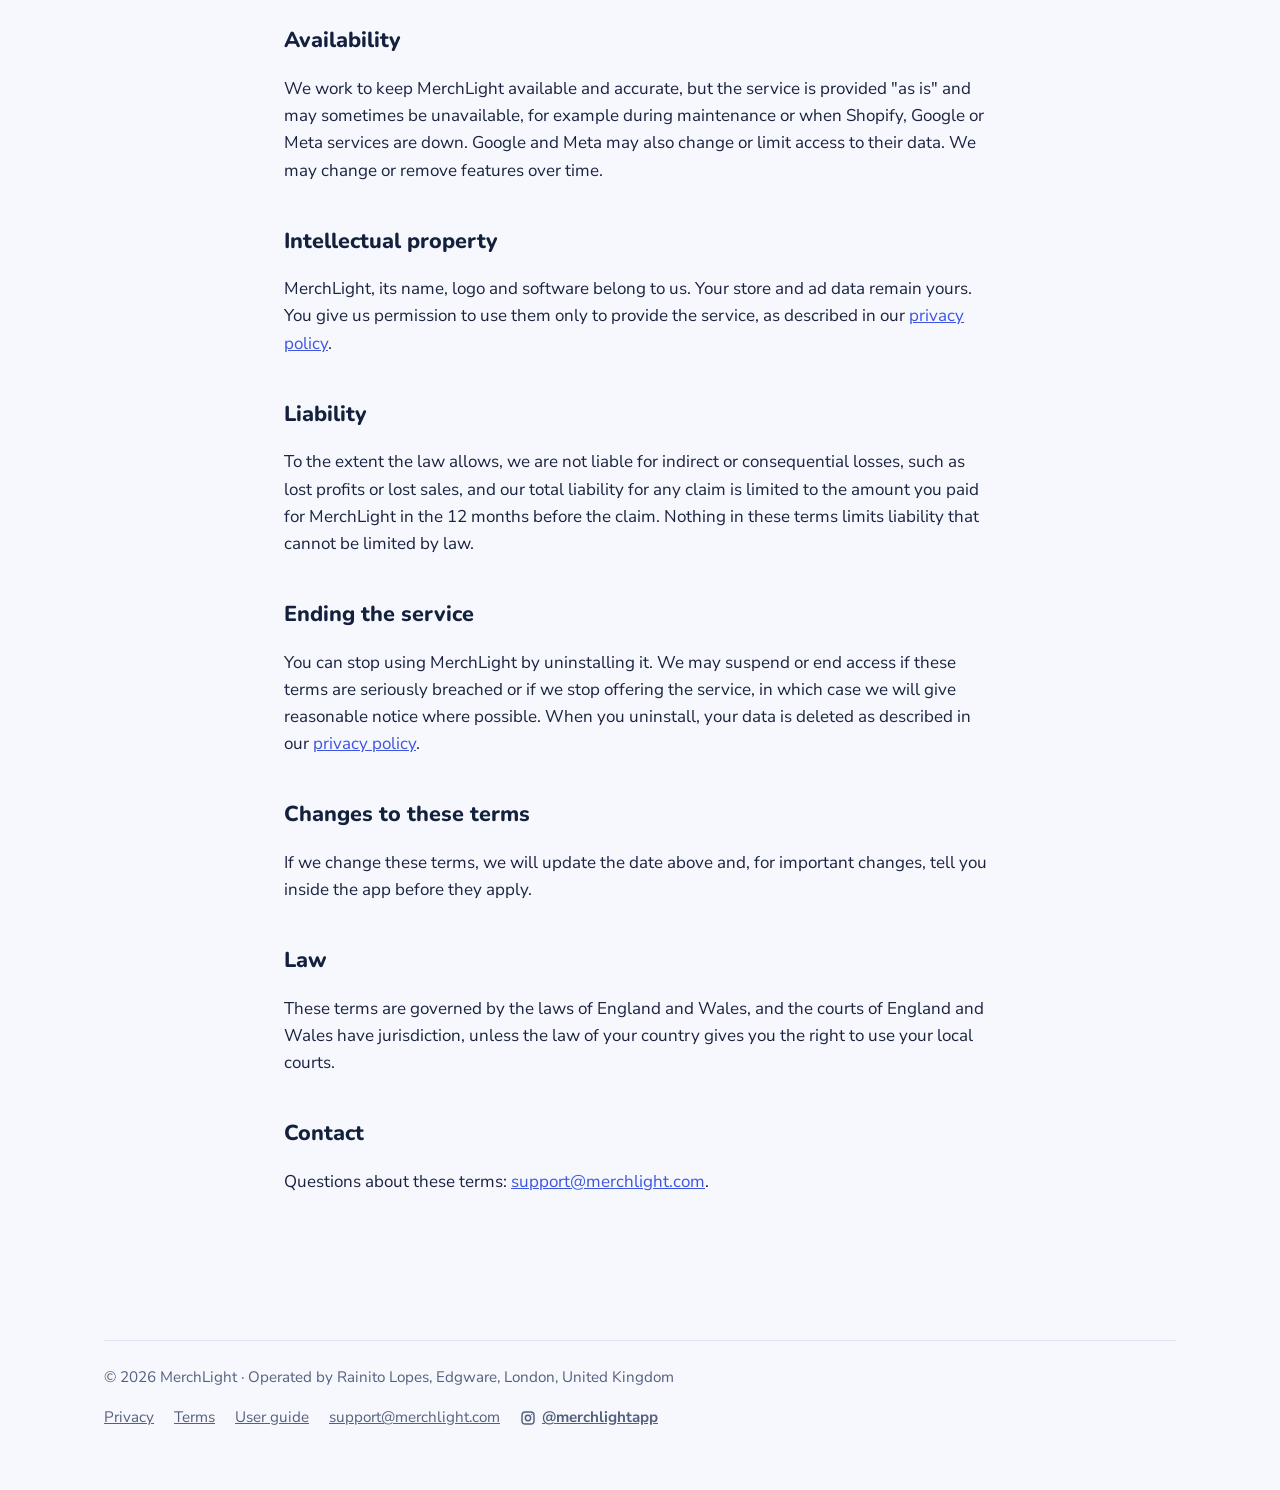
<file: terms/index.html>
<!doctype html>
<html lang="en">
<head>
<meta charset="utf-8">
<meta name="viewport" content="width=device-width, initial-scale=1">
<title>Terms of service — MerchLight</title>
<meta name="description" content="The terms that apply when you install or use MerchLight, the Shopify app that checks your store, Google Merchant Center, Google Ads and Meta Ads.">
<link rel="icon" type="image/png" sizes="32x32" href="/assets/favicon-32.png">
<link rel="canonical" href="https://merchlight.com/terms/">
<link rel="stylesheet" href="/assets/site.css">
<link rel="stylesheet" href="/assets/signin.css">
</head>
<body>
<div class="wrap">
  <header class="top">
    <a href="/" aria-label="MerchLight home"><img src="/assets/logo.svg" alt="MerchLight"></a>
    <nav aria-label="Main">
      <a href="/#checks">What it checks</a>
      <a href="/#how">How it works</a>
      <a href="/demo/">See it in action</a>
      <a href="/pricing/">Pricing</a>
      <a href="/guide/">Guide</a>
      <a href="mailto:hello@merchlight.com">Contact</a>
    </nav>
    <a class="ml-ig" href="https://www.instagram.com/merchlightapp/" target="_blank" rel="noopener" aria-label="MerchLight on Instagram (@merchlightapp)" title="@merchlightapp on Instagram"><svg width="22" height="22" viewBox="0 0 24 24" fill="none" stroke="currentColor" stroke-width="2" stroke-linecap="round" stroke-linejoin="round" aria-hidden="true"><rect x="3" y="3" width="18" height="18" rx="5"/><circle cx="12" cy="12" r="4"/><circle cx="17.5" cy="6.5" r="1" fill="currentColor" stroke="none"/></svg></a>
    <div class="ml-signin">
      <button type="button" class="ml-signin-btn" aria-label="Sign in" aria-expanded="false" aria-controls="ml-signin-menu">
        <svg width="24" height="24" viewBox="-32 -32 64 64" aria-hidden="true"><circle class="glow" cx="0" cy="-1" r="24" fill="#FFD978" opacity=".5"/><path class="fill" d="M0 -15 C9 -15 15 -8 15 0 C15 6 11 9 9 11 C8 12 7.5 13.5 7.5 15 H-7.5 C-7.5 13.5 -8 12 -9 11 C-11 9 -15 6 -15 0 C-15 -8 -9 -15 0 -15 Z"/><rect x="-7" y="17" width="14" height="4" rx="2" fill="#8C92A0"/><rect x="-5" y="22.5" width="10" height="3.5" rx="1.75" fill="#8C92A0"/></svg>
      </button>
      <div class="ml-signin-pop" id="ml-signin-menu">
        <h2>Sign in</h2>
        <a class="ml-signin-opt" href="https://app.merchlight.com/admin/login">
          <span class="ml-signin-ic" style="background:#EEF1FF"><svg width="22" height="22" viewBox="0 0 24 24" fill="none" stroke="#3D55E0" stroke-width="2.2" stroke-linecap="round" stroke-linejoin="round" aria-hidden="true"><rect x="3" y="4" width="18" height="16" rx="3"/><path d="M3 9h18M8 14h4"/></svg></span>
          <span><b>Team &amp; business partners</b><small>Prospects, calendar and earnings. We email you a sign-in link, no password.</small></span>
          <span class="ml-signin-go" aria-hidden="true">→</span>
        </a>
        <a class="ml-signin-opt" href="https://apps.shopify.com/merchlight-store-health-check" target="_blank" rel="noopener">
          <span class="ml-signin-ic" style="background:#E3F6EC"><svg width="22" height="22" viewBox="0 0 24 24" fill="none" stroke="#067647" stroke-width="2.2" stroke-linecap="round" stroke-linejoin="round" aria-hidden="true"><path d="M6 8h12l-1 12H7z"/><path d="M9 8a3 3 0 0 1 6 0"/></svg></span>
          <span><b>Store owners</b><small>MerchLight opens inside your Shopify admin, under Apps.</small></span>
          <span class="ml-signin-go" aria-hidden="true">→</span>
        </a>
        <p class="ml-signin-foot">Referral partner? Open the personal link from your welcome email. Lost it? Write to <a href="mailto:partners@merchlight.com">partners@merchlight.com</a>.</p>
      </div>
    </div>
  </header>
</div>
<main class="legal">
<h1>Terms of service</h1>
<p class="updated">Last updated: 27 October 2026</p>

<p>These terms apply when you install or use MerchLight, a Shopify app operated by Rainito Lopes, a sole trader based in Edgware, London, United Kingdom ("MerchLight", "we", "us"). By installing the app you agree to them. If you use MerchLight for a business, you confirm you can accept these terms on its behalf.</p>

<h2>What MerchLight does</h2>
<p>MerchLight reads data from your Shopify store and, if you connect them, your Google Merchant Center, Google Ads and Meta Ads accounts. It finds problems that can affect your sales, shows your ad campaigns and their results next to your store, and shows you how to resolve what it finds. MerchLight is read-only: it does not change your products, orders, settings, Merchant Center data or ads.</p>

<h2>Your account and access</h2>
<ul>
  <li>You need a Shopify store to use MerchLight. To use the optional features, you need a Google account with access to Merchant Center or Google Ads, or a Facebook account with access to a Meta ad account.</li>
  <li>You are responsible for the people who can access MerchLight in your Shopify admin.</li>
  <li>You can disconnect Google or Meta, or uninstall MerchLight, at any time.</li>
</ul>

<h2>Plans and billing</h2>
<p>MerchLight may offer a free plan and paid plans. Paid plans are billed through Shopify, on your Shopify invoice, at the price shown when you choose the plan. Free trials, if offered, end automatically on the date shown. You can change or cancel your plan in the app, and cancellations take effect at the end of the current billing period. Refunds follow Shopify's billing rules and applicable law. Discount codes from MerchLight partners apply to the plan you subscribe to with them, for as long as that subscription stays active.</p>

<h2>Acceptable use</h2>
<p>Please don't misuse MerchLight. In particular, don't try to access data that isn't yours, interfere with the service, reverse engineer it, or use it to break the law or the Shopify, Google or Meta terms.</p>

<h2>Results and figures</h2>
<p>MerchLight's scores, issues and money figures are based on the data available from Shopify, Google and Meta at the time of the scan or the request. Ad figures such as spend, conversions, purchases and ROAS are reported by Google and Meta, use their own attribution rules and may differ from the sales your store records. Money figures, such as past sales of out-of-stock products, describe what happened, not a guaranteed loss or gain. Speed scores come from Google PageSpeed Insights, which tests your public pages from Google's servers, so they can vary from one test to the next and from what each shopper experiences. Always check important decisions against your own store and ad account data.</p>

<h2>Availability</h2>
<p>We work to keep MerchLight available and accurate, but the service is provided "as is" and may sometimes be unavailable, for example during maintenance or when Shopify, Google or Meta services are down. Google and Meta may also change or limit access to their data. We may change or remove features over time.</p>

<h2>Intellectual property</h2>
<p>MerchLight, its name, logo and software belong to us. Your store and ad data remain yours. You give us permission to use them only to provide the service, as described in our <a href="/privacy/">privacy policy</a>.</p>

<h2>Liability</h2>
<p>To the extent the law allows, we are not liable for indirect or consequential losses, such as lost profits or lost sales, and our total liability for any claim is limited to the amount you paid for MerchLight in the 12 months before the claim. Nothing in these terms limits liability that cannot be limited by law.</p>

<h2>Ending the service</h2>
<p>You can stop using MerchLight by uninstalling it. We may suspend or end access if these terms are seriously breached or if we stop offering the service, in which case we will give reasonable notice where possible. When you uninstall, your data is deleted as described in our <a href="/privacy/#data-deletion">privacy policy</a>.</p>

<h2>Changes to these terms</h2>
<p>If we change these terms, we will update the date above and, for important changes, tell you inside the app before they apply.</p>

<h2>Law</h2>
<p>These terms are governed by the laws of England and Wales, and the courts of England and Wales have jurisdiction, unless the law of your country gives you the right to use your local courts.</p>

<h2>Contact</h2>
<p>Questions about these terms: <a href="mailto:support@merchlight.com">support@merchlight.com</a>.</p>
</main>
<div class="wrap"><footer><div class="row"><span>© 2026 MerchLight · Operated by Rainito Lopes, Edgware, London, United Kingdom</span><nav aria-label="Legal"><a href="/privacy/">Privacy</a><a href="/terms/">Terms</a><a href="/guide/">User guide</a><a href="mailto:support@merchlight.com">support@merchlight.com</a><a class="ml-ig-foot" href="https://www.instagram.com/merchlightapp/" target="_blank" rel="noopener"><svg width="16" height="16" viewBox="0 0 24 24" fill="none" stroke="currentColor" stroke-width="2.2" stroke-linecap="round" stroke-linejoin="round" aria-hidden="true"><rect x="3" y="3" width="18" height="18" rx="5"/><circle cx="12" cy="12" r="4"/><circle cx="17.5" cy="6.5" r="1" fill="currentColor" stroke="none"/></svg>@merchlightapp</a></nav></div></footer></div>
<script src="/assets/signin.js" defer></script>
</body>
</html>
</file>
<file: assets/site.css>
/* Fontes alojadas no próprio site (licença SIL Open Font License): sem pedidos à Google. */
@font-face{font-family:'Nunito';font-style:normal;font-weight:800 900;font-display:swap;src:url('/assets/fonts/nunito-latin.woff2') format('woff2')}
@font-face{font-family:'Nunito Sans';font-style:normal;font-weight:400 700;font-display:swap;src:url('/assets/fonts/nunito-sans-latin.woff2') format('woff2')}
/* MerchLight — site institucional */
:root{
  --night:#14213D; --indigo:#3D55E0; --indigo-deep:#25348A; --lamp:#F0A21E; --lamp-soft:#FFD978;
  --paper:#F6F8FD; --ink:#1B2340; --muted:#55607E; --line:#DDE3F3; --white:#FFFFFF;
  --radius-lg:22px; --radius-sm:12px;
  --display:"Nunito",ui-rounded,"Segoe UI",system-ui,sans-serif;
  --body:"Nunito Sans","Segoe UI",system-ui,sans-serif;
}
*{box-sizing:border-box}
html{scroll-behavior:smooth}
@media (prefers-reduced-motion:reduce){html{scroll-behavior:auto}*{animation:none!important;transition:none!important}}
body{margin:0;font-family:var(--body);color:var(--ink);background:var(--paper);font-size:17px;line-height:1.6;-webkit-font-smoothing:antialiased}
a{color:var(--indigo)}
a:focus-visible,button:focus-visible{outline:3px solid var(--lamp);outline-offset:3px;border-radius:6px}
img{max-width:100%;display:block}
.wrap{max-width:1120px;margin:0 auto;padding:0 24px}

/* topo */
.top{display:flex;align-items:center;justify-content:space-between;padding:22px 0}
.top img{height:54px;width:auto}
.top nav{display:flex;gap:22px;font-weight:700;font-family:var(--display)}
.top nav a{color:var(--ink);text-decoration:none}
.top nav a:hover{color:var(--indigo)}

/* herói: a lâmpada ilumina o relatório da loja */
.hero{display:grid;grid-template-columns:1.05fr 1fr;gap:56px;align-items:center;padding:56px 0 88px}
.hero h1{font-family:var(--display);font-weight:900;font-size:clamp(2.4rem,5vw,3.6rem);line-height:1.05;letter-spacing:-0.02em;margin:0 0 20px;color:var(--night)}
.hero p.lead{font-size:1.2rem;color:var(--muted);max-width:34ch;margin:0 0 30px}
.actions{display:flex;flex-wrap:wrap;gap:12px;align-items:center}
.btn{display:inline-block;font-family:var(--display);font-weight:800;font-size:1rem;padding:14px 22px;border-radius:999px;text-decoration:none;border:2px solid transparent}
.btn-primary{background:var(--indigo);color:var(--white)}
.btn-primary:hover{background:var(--indigo-deep)}
.btn-ghost{color:var(--night);border-color:var(--line);background:var(--white)}
.note{font-size:.95rem;color:var(--muted);margin-top:16px}

.stage{position:relative;padding:40px 0 0}
.beam{position:absolute;left:-60px;right:-60px;top:-90px;height:140%;background:radial-gradient(42% 46% at 58% 26%,rgba(255,217,120,.55),rgba(240,162,30,.14) 50%,rgba(240,162,30,0) 72%);pointer-events:none}
.lamp{position:absolute;top:-6px;left:58%;width:54px;height:54px}
.report.report-img{padding:14px;display:flex;flex-direction:column;gap:12px}.report-img img{display:block;width:100%;height:auto;border-radius:14px}
.report{position:relative;background:var(--white);border:1px solid var(--line);border-radius:var(--radius-lg);padding:26px;box-shadow:0 30px 60px -30px rgba(20,33,61,.35)}
.report h2{font-family:var(--display);font-size:1.05rem;font-weight:800;margin:0 0 16px;color:var(--night)}
.scores{display:grid;grid-template-columns:repeat(3,1fr);gap:10px;margin-bottom:18px}
.score{border:1px solid var(--line);border-radius:var(--radius-sm);padding:12px}
.score span{display:block;font-size:.85rem;color:var(--muted)}
.score strong{font-family:var(--display);font-size:1.6rem;font-weight:900;color:var(--night)}
.pill{display:inline-block;white-space:nowrap;font-size:.75rem;font-weight:700;padding:2px 9px;border-radius:999px;margin-top:4px}
.ok{background:#E3F6EA;color:#1E7A45}.warn{background:#FFF1D6;color:#8A5A00}.bad{background:#FDE4E4;color:#A12C2C}
.issue{display:flex;justify-content:space-between;gap:12px;padding:12px 0;border-top:1px solid var(--line);font-size:.95rem}
.issue b{font-weight:700}
.issue em{font-style:normal;color:var(--muted);white-space:nowrap}

/* secções */
section{padding:72px 0}
.sec-head{max-width:640px;margin-bottom:36px}
.sec-head h2{font-family:var(--display);font-weight:900;font-size:clamp(1.8rem,3.2vw,2.4rem);line-height:1.15;margin:0 0 12px;color:var(--night)}
.sec-head p{color:var(--muted);margin:0}
.checks{display:grid;grid-template-columns:1fr 1fr;gap:28px}
.check-group{background:var(--white);border:1px solid var(--line);border-radius:var(--radius-lg);padding:28px}
.check-group h3{font-family:var(--display);font-weight:800;font-size:1.25rem;margin:0 0 6px;color:var(--night)}
.check-group > p{margin:0 0 14px;color:var(--muted)}
.check-group ul{margin:0;padding-left:20px}
.check-group li{margin:6px 0}

.steps{counter-reset:s;display:grid;grid-template-columns:repeat(3,1fr);gap:28px;list-style:none;margin:0;padding:0}
.steps li{counter-increment:s;padding-top:6px}
.steps li::before{content:counter(s);display:grid;place-items:center;width:40px;height:40px;border-radius:50%;background:var(--night);color:var(--lamp-soft);font-family:var(--display);font-weight:900;margin-bottom:14px}
.steps h3{font-family:var(--display);font-weight:800;font-size:1.15rem;margin:0 0 6px;color:var(--night)}
.steps p{margin:0;color:var(--muted)}

.trust{background:var(--night);color:#DCE3FA;border-radius:28px;padding:48px;display:grid;grid-template-columns:1fr 1.2fr;gap:40px;align-items:center}
.trust h2{font-family:var(--display);font-weight:900;font-size:clamp(1.6rem,3vw,2.2rem);color:var(--white);margin:0}
.trust ul{margin:0;padding-left:20px}
.trust li{margin:8px 0}
.trust a{color:var(--lamp-soft)}

footer{padding:48px 0 60px;color:var(--muted);font-size:.95rem}
footer .row{display:flex;flex-wrap:wrap;justify-content:space-between;gap:16px;border-top:1px solid var(--line);padding-top:24px}
footer nav{display:flex;gap:20px}
footer a{color:var(--muted)}

/* páginas legais */
.legal{max-width:760px;margin:0 auto;padding:24px 24px 80px}
.legal h1{font-family:var(--display);font-weight:900;font-size:clamp(2rem,4vw,2.8rem);color:var(--night);margin:24px 0 6px}
.legal .updated{color:var(--muted);margin:0 0 32px}
.legal h2{font-family:var(--display);font-weight:800;font-size:1.35rem;color:var(--night);margin:40px 0 10px}
.legal h3{font-family:var(--display);font-weight:800;font-size:1.05rem;margin:22px 0 6px}
.legal table{width:100%;border-collapse:collapse;margin:12px 0;font-size:.95rem}
.legal th,.legal td{text-align:left;vertical-align:top;border-bottom:1px solid var(--line);padding:10px 8px}
.legal th{font-family:var(--display)}
.legal .box{background:var(--white);border:1px solid var(--line);border-left:4px solid var(--lamp);border-radius:var(--radius-sm);padding:16px 18px;margin:18px 0}

@media (max-width:900px){
  .hero{grid-template-columns:1fr;gap:40px;padding-top:24px}
  .checks,.steps,.trust{grid-template-columns:1fr}
  .trust{padding:32px}
}
@media (max-width:560px){
  .top nav{gap:14px;font-size:.95rem}
  .scores{grid-template-columns:1fr 1fr 1fr}
  .score strong{font-size:1.3rem}
  .issue{flex-direction:column;gap:2px}
}

/* ---------- página "See it in action" (/demo/) ---------- */
.top nav a[aria-current="page"]{color:var(--indigo)}
.demo-hero{padding:40px 0 24px;text-align:center}
.demo-hero h1{font-family:var(--display);font-weight:900;font-size:clamp(2.2rem,5vw,3.4rem);line-height:1.05;letter-spacing:-0.02em;margin:0 0 16px;color:var(--night)}
.demo-hero .lead{font-size:1.15rem;color:var(--muted);max-width:52ch;margin:0 auto 26px}
.demo-hero .actions{justify-content:center}
.demo-shot{padding:24px 0 40px}
.note.center{text-align:center}

/* janela com o painel de exemplo */
.dl-window{background:#F1F1F1;border:1px solid var(--line);border-radius:18px;overflow:hidden;box-shadow:0 40px 80px -40px rgba(20,33,61,.45)}
.dl-bar{display:flex;align-items:center;gap:7px;background:#1A1A1A;padding:10px 14px}
.dl-bar span{width:10px;height:10px;border-radius:50%;background:#555}
.dl-bar em{font-style:normal;color:#BBB;font-size:.8rem;margin-left:10px}
.dl-app{padding:18px;font-size:14px;line-height:1.45}
.dl-head{display:flex;align-items:center;gap:14px;flex-wrap:wrap;margin-bottom:14px}
.dl-head img{height:40px;width:auto}
.dl-sep{width:1px;height:32px;background:#D5D8DF}
.dl-meta{display:flex;flex-direction:column}
.dl-meta b{font-family:var(--display);font-size:1rem;color:var(--night)}
.dl-meta span{color:var(--muted);font-size:.82rem}
.dl-run{margin-left:auto;background:var(--indigo);color:#fff;font-weight:700;padding:8px 14px;border-radius:10px;font-size:.85rem}
.dl-grid{display:grid;grid-template-columns:minmax(0,2fr) minmax(0,1fr);gap:14px;align-items:start}
.dl-main,.dl-side{display:flex;flex-direction:column;gap:14px}
.dl-card{position:relative;background:#fff;border:1px solid #E3E5EA;border-radius:14px;padding:16px}
.dl-card h3{font-size:.95rem;font-weight:700;margin:0 0 10px;color:var(--night);font-family:var(--body)}
.dl-sub-p{margin:-4px 0 10px;color:var(--muted);font-size:.82rem}
.dl-marker{position:absolute;top:-12px;left:-12px;width:28px;height:28px;border-radius:50%;background:var(--lamp);color:var(--night);font-family:var(--display);font-weight:900;display:grid;place-items:center;box-shadow:0 4px 10px rgba(240,162,30,.45);z-index:2}
.dl-health{display:grid;grid-template-columns:auto auto 1fr;gap:14px;align-items:center;margin-bottom:12px}
.dl-big{font-family:var(--display);font-weight:900;font-size:2.6rem;line-height:1;color:var(--night);margin-bottom:6px}
.dl-big small,.dl-sub strong small{font-size:.45em;color:var(--muted);font-weight:800}
.dl-up{color:#0E7A4F;font-weight:700;font-size:.82rem}
.dl-trend{width:100%;height:70px}
.dl-subs{display:grid;grid-template-columns:1fr 1fr;gap:10px}
.dl-sub{display:grid;grid-template-columns:auto 1fr auto;gap:10px;align-items:center;border:1px solid #E3E5EA;border-radius:12px;padding:10px}
.dl-sub.reserved{border-style:dashed}
.dl-sub div{display:flex;flex-direction:column;align-items:flex-start;gap:2px}
.dl-sub b{font-size:.88rem}
.dl-sub span:not(.pill){color:var(--muted);font-size:.78rem}
.dl-sub strong{font-family:var(--display);font-weight:900;font-size:1.3rem;color:var(--night);white-space:nowrap}
.dl-sub.reserved strong{color:#A4A9B6}
.pill.neutral,.pill.soon{background:#ECEEF2;color:#454B5A}
.dl-table{display:flex;flex-direction:column}
.dl-row{display:grid;grid-template-columns:62px minmax(0,1fr) 72px 150px 140px;gap:10px;align-items:center;padding:10px 0;border-top:1px solid #ECEEF2}
.dl-th{font-size:.72rem;font-weight:700;text-transform:uppercase;letter-spacing:.04em;color:var(--muted);border-top:0;padding-top:0}
.dl-row > div{display:flex;flex-direction:column;align-items:flex-start;gap:2px;min-width:0}
.dl-row b{font-size:.86rem}
.dl-row > div > span:not(.pill){color:var(--muted);font-size:.78rem}
.dl-tag{font-size:.72rem;font-weight:700;color:#2F45C8;background:#EEF1FD;border-radius:8px;padding:4px 6px;text-align:center}
.dl-num{font-weight:700}
.dl-impact{color:var(--muted);font-size:.78rem}
.dl-btn{display:inline-flex;justify-content:center;align-items:center;gap:6px;border:1px solid #CDD1DA;background:#fff;border-radius:10px;padding:7px 10px;font-weight:700;font-size:.8rem;color:var(--night);text-align:center}
.dl-row .dl-btn{width:100%}
.dl-risk{position:relative;background:#1E2C78;color:#fff;border-radius:14px;padding:18px;display:flex;flex-direction:column;gap:8px}
.dl-eyebrow{color:var(--lamp-soft);font-weight:700;font-size:.8rem}
.dl-money{font-family:var(--display);font-weight:900;font-size:2.2rem;line-height:1}
.dl-risk p{margin:0;color:#DCE1FA;font-size:.85rem}
.dl-risk b{color:#fff}
.dl-amber{align-self:flex-start;display:inline-flex;align-items:center;gap:6px;background:var(--lamp);color:#1A1D29;font-weight:700;font-size:.82rem;padding:8px 12px;border-radius:10px}
.dl-progress{height:7px;border-radius:999px;background:#ECEEF2;margin-bottom:10px}
.dl-progress span{display:block;height:7px;border-radius:999px;background:var(--indigo)}
.dl-steps{list-style:none;margin:0;padding:0;display:flex;flex-direction:column;gap:8px;font-size:.85rem}
.dl-steps li{display:flex;align-items:center;gap:8px}
.dl-steps li.done{color:var(--muted)}
.dl-steps li.done svg{color:#0E7A4F}
.dl-steps i{width:14px;height:14px;border:2px solid #A4A9B6;border-radius:50%;display:inline-block}
.dl-conn{display:flex;justify-content:space-between;align-items:center;margin:0 0 8px;font-size:.85rem}

/* explicações */
.tour{list-style:none;counter-reset:t;margin:0;padding:0;display:grid;grid-template-columns:repeat(3,1fr);gap:28px}
.tour li{counter-increment:t;background:var(--white);border:1px solid var(--line);border-radius:var(--radius-lg);padding:26px}
.tour li::before{content:counter(t);display:grid;place-items:center;width:36px;height:36px;border-radius:50%;background:var(--lamp);color:var(--night);font-family:var(--display);font-weight:900;margin-bottom:12px}
.tour h3{font-family:var(--display);font-weight:800;font-size:1.15rem;margin:0 0 6px;color:var(--night)}
.tour p{margin:0;color:var(--muted)}
.demo-split{display:grid;grid-template-columns:1fr 1.1fr;gap:40px;align-items:center}
.demo-split .sec-head{margin-bottom:0}
.demo-list{margin:18px 0 0;padding-left:20px;color:var(--ink)}
.demo-list li{margin:8px 0}
.dl-issue{padding:20px;font-size:14px;box-shadow:0 30px 60px -30px rgba(20,33,61,.3)}
.dl-issue-top{display:flex;justify-content:space-between;gap:12px;align-items:flex-start;margin-bottom:14px}
.dl-issue-top div{display:flex;flex-direction:column}
.dl-issue-top span:not(.pill){color:var(--muted);font-size:.82rem}
.dl-issue-cols{display:grid;grid-template-columns:1fr 1fr;gap:16px;margin-bottom:14px}
.dl-issue-cols h4{margin:0 0 4px;font-size:.85rem}
.dl-issue-cols p,.dl-issue-cols ol{margin:0;color:var(--muted);font-size:.82rem}
.dl-issue-cols ol{padding-left:18px}
.dl-items div{display:grid;grid-template-columns:1fr auto auto;gap:12px;align-items:center;border-top:1px solid #ECEEF2;border-bottom:1px solid #ECEEF2;padding:10px 0}
.dl-items span:not(.dl-btn){color:var(--muted);font-size:.82rem}
.dl-ignore{display:flex;flex-wrap:wrap;gap:8px;align-items:center;justify-content:flex-end;margin-top:14px}
.dl-ignore > span:first-child{color:var(--muted);font-size:.8rem}
.demo-cta{text-align:center}
.demo-cta h2{font-family:var(--display);font-weight:900;font-size:clamp(1.8rem,3.2vw,2.4rem);color:var(--night);margin:0 0 10px}
.demo-cta p{color:var(--muted);margin:0 0 24px}

@media (max-width:900px){
  .dl-grid,.demo-split,.tour{grid-template-columns:1fr}
  .dl-health{grid-template-columns:auto 1fr}
  .dl-trend{grid-column:1 / -1}
}
@media (max-width:640px){
  .dl-subs,.dl-issue-cols{grid-template-columns:1fr}
  .dl-row{grid-template-columns:minmax(0,1fr) auto}
  .dl-row .dl-tag,.dl-row .dl-num,.dl-th{display:none}
  .dl-row > div:last-of-type{grid-column:1 / -1}
  .dl-row .dl-btn{grid-column:1 / -1}
  .dl-marker{left:-6px}
  .dl-sep{display:none}
}

/* secção "checks" com 3 cartões; o terceiro em destaque com as cores da marca */
.checks.checks-3{grid-template-columns:repeat(3,1fr)}
.check-group.highlight{background:var(--night);border-color:var(--night);color:#DCE3FA}
.check-group.highlight h3{color:var(--lamp-soft)}
.check-group.highlight > p{color:#B9C3E6}
.check-group.highlight li::marker{color:var(--lamp)}
@media (max-width:1000px){.checks.checks-3{grid-template-columns:1fr 1fr}.check-group.highlight{grid-column:1 / -1}}
@media (max-width:700px){.checks.checks-3{grid-template-columns:1fr}}

/* painel de exemplo no topo da página inicial */
.score strong small{font-size:.55em;color:var(--muted);font-weight:800}
.report-note{margin:14px 0 0;font-size:.82rem;color:var(--muted)}
.report-note a{color:var(--indigo);font-weight:700}

/* página 404 */
.notfound{text-align:center;padding:90px 0 120px}
.notfound h1{font-family:var(--display);font-weight:900;font-size:clamp(2rem,4.5vw,3rem);color:var(--night);margin:18px 0 10px}
.notfound p{color:var(--muted);margin:0 0 26px}
.notfound .actions{justify-content:center}

/* ---------- v3: painel do topo ---------- */
.rp-head{display:flex;justify-content:space-between;align-items:center;gap:10px;margin-bottom:6px}
.rp-head h2{margin:0}
.rp-chip{display:inline-flex;align-items:center;gap:6px;border:1px solid var(--line);border-radius:10px;padding:2px 10px 2px 2px;background:linear-gradient(135deg,#fff,#F1F3F6)}
.rp-chip span{display:flex;flex-direction:column;line-height:1.1}
.rp-chip small{font-size:.6rem;font-weight:800;text-transform:uppercase;letter-spacing:.06em;color:var(--muted)}
.rp-chip b{font-family:var(--display);font-weight:900;font-size:.9rem;color:#7E4A1C}
.rp-score{display:flex;align-items:center;gap:12px;margin:6px 0 12px}
.rp-score strong{font-family:var(--display);font-weight:900;font-size:2.2rem;line-height:1;color:var(--night);display:block}
.rp-score strong small{font-size:.5em;color:var(--muted)}
.rp-msg{display:block;font-family:var(--display);font-weight:800;color:#1E2C78;font-size:.9rem;margin-top:4px}
.rp-prio-head{display:flex;justify-content:space-between;align-items:baseline;border-top:1px solid var(--line);padding-top:10px;margin-top:4px}
.rp-prio-head b{font-family:var(--display);font-weight:900;color:var(--night)}
.rp-prio-head em,.issue em.pts{font-style:normal;font-family:var(--display);font-weight:900;color:#0E7A4F}

/* ---------- v3: o que a app faz ---------- */
.what{background:var(--white);border:1px solid var(--line);border-radius:var(--radius-lg);padding:30px 34px}
.what h2{font-family:var(--display);font-weight:900;font-size:clamp(1.6rem,3vw,2.1rem);color:var(--night);margin:0 0 10px}
.what p{margin:0;font-size:1.08rem;color:var(--ink);max-width:80ch;line-height:1.65}

/* ---------- v3: 4 passos, taças, dados Google ---------- */
.steps.steps-4{grid-template-columns:repeat(4,1fr)}
.cups{display:grid;grid-template-columns:repeat(4,1fr);gap:18px}
.cup{background:var(--white);border:1px solid var(--line);border-radius:var(--radius-lg);padding:20px 12px;display:flex;flex-direction:column;align-items:center;gap:6px;text-align:center}
.cup b{font-family:var(--display);font-weight:900;font-size:1.2rem;color:var(--night)}
.cup span{font-size:.9rem;color:var(--muted)}
.checks.checks-2{grid-template-columns:1fr 1fr}
@media (max-width:1000px){.steps.steps-4{grid-template-columns:1fr 1fr}.cups{grid-template-columns:repeat(2,1fr)}}
@media (max-width:700px){.steps.steps-4,.checks.checks-2{grid-template-columns:1fr}}

/* ---------- v3: demo ---------- */
.v3-head{display:flex;justify-content:space-between;align-items:flex-start;gap:10px;margin-bottom:8px}
.v3-title{font-family:var(--display) !important;font-weight:900 !important;font-size:1.35rem !important;margin:0 !important}
.v3-sub{display:block;font-size:.8rem;color:var(--muted)}
.v3-levels{display:grid;grid-template-columns:repeat(3,1fr);gap:8px;margin-bottom:12px}
.lv{display:flex;align-items:center;gap:6px;border:2px solid #E3E5EA;border-radius:10px;padding:6px 8px;opacity:.55}
.lv.here{border-color:#F0A21E;background:#FFF8E8;opacity:1}
.lv span{display:flex;flex-direction:column;line-height:1.2}
.lv b{font-size:.78rem}.lv small{font-size:.7rem;color:var(--muted)}
.v3-move{border:2px solid #F0A21E !important;display:flex;flex-direction:column;gap:6px;box-shadow:0 10px 30px -18px rgba(240,162,30,.8)}
.v3-move-top{display:flex;justify-content:space-between;align-items:center}
.v3-eyebrow{font-size:.72rem;font-weight:800;text-transform:uppercase;letter-spacing:.06em;color:#7A4A00}
.v3-move-top em,.v3-left{font-style:normal;font-family:var(--display);font-weight:900;color:#0E7A4F}
.v3-move-title{font-family:var(--display);font-weight:900;font-size:1.15rem;color:var(--night)}
.v3-btns{display:flex;gap:8px;margin-top:4px}
.v3-btns .dl-run{margin-left:0;background:#1A1D29}
.garland{position:relative;padding-top:4px;margin-bottom:6px}
.garland > svg{position:absolute;left:0;right:0;top:0;width:100%;height:26px}
.garland > div{position:relative;display:flex;justify-content:space-around}
.gb{display:flex;flex-direction:column;align-items:center}
.gb small{font-size:.68rem;font-weight:800;color:#8C92A0}.gb small.ok{color:#0E7A4F}
.pr{display:grid;grid-template-columns:30px minmax(0,1fr) auto;gap:10px;align-items:center;padding:10px 0;border-top:1px solid #ECEEF2}
.pr b{display:block;font-size:.88rem;margin-bottom:3px}
.pr em{font-style:normal;font-family:var(--display);font-weight:900;font-size:1.05rem;color:#0E7A4F}
.pn{width:26px;height:26px;border-radius:50%;background:#EEF1FD;color:#1E2C78;display:grid;place-items:center;font-weight:900;font-size:.8rem}
.pn.first{background:#F0A21E;color:#1A1D29}
.v3-level{display:grid;grid-template-columns:auto 1fr;gap:12px;align-items:center}
.v3-level b{font-family:var(--display);font-weight:900;font-size:1.3rem}
@media (max-width:640px){.v3-levels{grid-template-columns:1fr}}
.gb svg{width:34px !important;height:42px !important}

/* ---------- Hero v2: dashboard mais completo + pontos-chave ---------- */
.hero-points{list-style:none;padding:0;margin:-10px 0 28px;display:grid;gap:8px}
.hero-points li{display:flex;align-items:center;gap:10px;font-weight:700;color:var(--night)}
.hero-points li::before{content:"";width:20px;height:20px;border-radius:999px;flex-shrink:0;background:#FFF3D6 url("data:image/svg+xml,%3Csvg xmlns='http://www.w3.org/2000/svg' viewBox='0 0 24 24' fill='none' stroke='%23C77D00' stroke-width='3.2' stroke-linecap='round' stroke-linejoin='round'%3E%3Cpath d='M5 12l5 5 9-10'/%3E%3C/svg%3E") center/12px no-repeat}
.report{padding:22px}
.rp-score{display:grid;grid-template-columns:auto 1fr auto;align-items:center;gap:12px;margin:6px 0 12px}
.rp-trend{width:112px;height:42px}
.rp-badges{display:flex;flex-wrap:wrap;gap:6px;margin-top:6px}
.pill{display:inline-block;font-family:var(--display);font-weight:800;font-size:.72rem;line-height:1;padding:5px 8px;border-radius:999px;white-space:nowrap}
.pill-mid{background:#FFF1DC;color:#8A5300}
.pill-up{background:#E2F5EC;color:#0E7A4F}
.pill-high{background:#FDE8E6;color:#B42318}
.pill-med{background:#FFF1DC;color:#8A5300}
.rp-subs{display:grid;grid-template-columns:repeat(4,minmax(0,1fr));gap:8px;margin-bottom:12px}
.rp-subs span{border:1px solid var(--line);border-radius:10px;padding:8px 10px;display:flex;flex-direction:column;gap:2px;min-width:0}
.rp-subs small{font-size:.72rem;color:var(--muted);white-space:nowrap;overflow:hidden;text-overflow:ellipsis}
.rp-subs b{font-family:var(--display);font-weight:900;font-size:1.15rem;color:var(--night)}
.rp-subs b.off{font-size:.78rem;color:var(--muted);font-weight:800;padding-top:4px}
.rp-risk{background:#14213D;color:#DCE1FA;border-radius:12px;padding:12px 14px;display:grid;gap:2px;margin-bottom:10px;font-size:.88rem}
.rp-risk-k{font-family:var(--display);font-weight:800;font-size:.75rem;color:#FFD978}
.rp-risk strong{font-family:var(--display);font-weight:900;font-size:1.5rem;color:#fff;line-height:1.1}
.rp-risk b{color:#fff}
.rp-move{border:2px solid #F0A21E;border-radius:12px;padding:10px 14px;display:grid;grid-template-columns:1fr auto;gap:2px 10px;align-items:center;margin-bottom:6px}
.rp-move-k{grid-column:1 / -1;font-family:var(--display);font-weight:800;font-size:.7rem;letter-spacing:.06em;text-transform:uppercase;color:#7A4A00}
.rp-move b{font-family:var(--display);font-weight:900;color:var(--night);font-size:.98rem}
.rp-move-tags{display:flex;align-items:center;gap:8px}
.rp-move-tags .pts{font-style:normal;font-family:var(--display);font-weight:900;color:#0E7A4F;font-size:1.1rem}
.issue > span{display:flex;flex-wrap:wrap;align-items:center;gap:6px 8px}
.issue{align-items:center;padding:10px 0}
.what-grid{display:grid;grid-template-columns:repeat(4,minmax(0,1fr));gap:16px;margin-top:22px}
@media (max-width:1100px){.what-grid{grid-template-columns:repeat(2,minmax(0,1fr))}}
.checks > .check-group.highlight:last-child:nth-child(odd){grid-column:1/-1}
.what-grid > div{background:#F6F8FD;border:1px solid var(--line);border-radius:var(--radius-sm);padding:16px 18px}
.what-grid h3{font-family:var(--display);font-weight:900;font-size:1.1rem;color:var(--night);margin:0 0 6px}
.what-grid p{font-size:.98rem;color:var(--muted);line-height:1.55}
@media (max-width:900px){.what-grid{grid-template-columns:1fr}}
@media (max-width:560px){
  .rp-score{grid-template-columns:auto 1fr}
  .rp-trend{grid-column:1 / -1;width:100%;height:40px}
  .rp-subs{grid-template-columns:repeat(2,minmax(0,1fr))}
  .issue{flex-direction:row;align-items:center}
  .what{padding:22px 18px}
}
/* Telemóvel: sem deslizar para o lado (o brilho da lâmpada passa das margens) e menu numa linha. */
html,body{overflow-x:clip}
.top nav a{white-space:nowrap}
@media (max-width:560px){
  .top{flex-wrap:wrap;row-gap:10px}
  .top nav{width:100%;display:flex;gap:16px;overflow-x:auto;font-size:.92rem;padding-bottom:2px;scrollbar-width:none}
  .top nav::-webkit-scrollbar{display:none}
  .top nav a{margin:0}
  .rp-move{grid-template-columns:1fr}
}

/* página de preços */
.price-head{text-align:center;padding:40px 0 28px}
.price-head h1{font-family:var(--display);font-weight:900;font-size:clamp(2.1rem,4.5vw,3rem);line-height:1.1;color:var(--night);margin:0 0 14px}
.price-head p{color:var(--muted);max-width:60ch;margin:0 auto 26px}
.billing-toggle{display:inline-flex;gap:6px;background:var(--white);border:1px solid var(--line);border-radius:999px;padding:5px}
.billing-toggle button{font-family:var(--display);font-weight:800;font-size:.98rem;border:0;background:transparent;color:var(--night);padding:10px 18px;border-radius:999px;cursor:pointer}
.billing-toggle button span{font-size:.8rem;color:#8A5A00;background:#FFF1D6;border-radius:999px;padding:2px 8px;margin-left:4px}
.billing-toggle button[aria-pressed="true"]{background:var(--night);color:var(--white)}
.plans{display:grid;grid-template-columns:repeat(3,minmax(0,1fr));gap:22px;padding:24px 0 40px;align-items:start}
.plan{position:relative;background:var(--white);border:1px solid var(--line);border-radius:var(--radius-lg);padding:28px}
.plan h2{font-family:var(--display);font-weight:900;font-size:1.5rem;color:var(--night);margin:0}
.plan-tag{color:var(--muted);margin:4px 0 16px;min-height:3.2em}
.plan-price{margin:0;color:var(--muted)}
.plan-price strong{font-family:var(--display);font-weight:900;font-size:2.6rem;color:var(--night);line-height:1}
.plan-sub{font-size:.92rem;color:var(--muted);margin:6px 0 18px;min-height:1.5em}
.plan ul{margin:0;padding-left:20px}
.plan li{margin:6px 0}
.plan-best{border:2px solid var(--indigo);box-shadow:0 30px 60px -34px rgba(61,85,224,.55)}
.plan-badge{position:absolute;top:-14px;left:24px;background:var(--indigo);color:var(--white);font-family:var(--display);font-weight:800;font-size:.85rem;padding:4px 12px;border-radius:999px}
.price-notes{padding-top:24px}
.price-notes h2{font-family:var(--display);font-weight:900;font-size:1.8rem;color:var(--night);margin:0 0 20px}
@media (max-width:900px){.plans{grid-template-columns:1fr;max-width:520px;margin:0 auto}.plan-tag{min-height:0}}

/* Nov 2026: home report in the app's current card style (stripe, outlined tiles with band, gold move box, outlined rows). */
.report{overflow:hidden}
.report::before{content:"";position:absolute;inset:0 0 auto 0;height:5px;background:linear-gradient(90deg,#F0A21E,#FF5C7A)}
.rp-subs span{border-left:5px solid var(--band,#C9CED8);border-radius:12px}
.rp-subs span.off{border-style:dashed;border-left-style:solid}
.rp-subs small{display:flex;align-items:center;gap:4px}
.rp-subs small img{flex:none}
.rp-risk{position:relative;background:radial-gradient(120% 90% at 100% 0%,#3D55E0 0%,#1E2C78 55%,#14213D 100%);overflow:hidden;padding-top:14px}
.rp-risk::before{content:"";position:absolute;inset:0 0 auto 0;height:3px;background:linear-gradient(90deg,#F0A21E,#FF5C7A)}
.rp-risk strong{color:#FFD978}
.rp-move{border:1.5px solid #F0A21E;background:#FFFBF2;box-shadow:0 10px 24px -18px rgba(240,162,30,.9)}
.rp-move-tags .pts{font-size:.8rem;background:#E3F6EC;border-radius:999px;padding:3px 10px}
.report .issue{border:1px solid var(--line);border-radius:12px;padding:9px 12px;margin-top:8px}
.report .rp-prio-head{border-top:0;padding-top:4px}
</file>
<file: assets/signin.css>
/* Atalho "Sign in": ícone da lâmpada no topo do site; abre um menu com o painel da equipa e a app. */
.ml-signin{position:relative;display:inline-flex;margin-left:18px}
.ml-signin-btn{width:42px;height:42px;border-radius:50%;display:grid;place-items:center;background:#fff;border:2px solid #DDE3F3;cursor:pointer;padding:0;transition:border-color .2s,box-shadow .2s}
.ml-signin-btn:hover,.ml-signin-btn[aria-expanded="true"]{border-color:#F0A21E;box-shadow:0 8px 20px -12px rgba(240,162,30,.9)}
.ml-signin-btn:focus-visible,.ml-signin-opt:focus-visible{outline:3px solid #F0A21E;outline-offset:3px}
.ml-signin-btn .glow{opacity:0;transition:opacity .3s}
.ml-signin-btn .fill{fill:#C9CFE3;transition:fill .3s}
.ml-signin-btn:hover .glow,.ml-signin-btn[aria-expanded="true"] .glow{opacity:1}
.ml-signin-btn:hover .fill,.ml-signin-btn[aria-expanded="true"] .fill{fill:#F0A21E}
.ml-signin-pop{position:absolute;right:0;top:calc(100% + 10px);width:340px;max-width:calc(100vw - 32px);background:#fff;border:1px solid #DDE3F3;border-radius:18px;box-shadow:0 24px 50px -20px rgba(20,33,61,.45);padding:10px;z-index:50;opacity:0;transform:translateY(-6px) scale(.98);pointer-events:none;visibility:hidden;transition:opacity .18s,transform .18s,visibility .18s;text-align:left;font-family:"Nunito Sans","Segoe UI",system-ui,sans-serif;font-weight:400;font-size:15px;line-height:1.45}
.ml-signin-pop.open{opacity:1;transform:none;pointer-events:auto;visibility:visible}
.ml-signin-pop::before{content:"";position:absolute;inset:0 0 auto 0;height:4px;border-radius:18px 18px 0 0;background:linear-gradient(90deg,#3D55E0,#F0A21E,#FF5C7A)}
.ml-signin-pop h2{font:900 1rem "Nunito",ui-rounded,"Segoe UI",system-ui,sans-serif;color:#14213D;margin:8px 8px 6px}
.ml-signin-opt{display:grid;grid-template-columns:40px 1fr auto;gap:10px;align-items:center;padding:10px;border-radius:12px;text-decoration:none;color:#1B2340;transition:background .15s}
.ml-signin-opt:hover{background:#F6F8FD}
.ml-signin-ic{width:40px;height:40px;border-radius:12px;display:grid;place-items:center}
.ml-signin-opt b{display:block;font:800 1rem "Nunito",ui-rounded,"Segoe UI",system-ui,sans-serif;color:#14213D}
.ml-signin-opt small{color:#55607E;font-size:13px;line-height:1.35;display:block}
.ml-signin-go{color:#3D55E0;font-weight:800}
.ml-signin-foot{font-size:12.5px;color:#55607E;margin:6px 10px 4px;border-top:1px dashed #DDE3F3;padding-top:8px}
.ml-signin-foot a{color:#3D55E0}
@media (max-width:560px){.ml-signin{margin-left:auto}}
@media (prefers-reduced-motion:reduce){.ml-signin-btn,.ml-signin-pop,.ml-signin-btn *{transition:none !important}}
/* O menu e a lâmpada ficam juntos à direita do logótipo. */
.top > nav,.sitebar-in > nav{margin-left:auto}
@media (max-width:560px){.top .ml-signin{order:1}.top > nav{order:2}}

/* Instagram: atalho no topo (ao lado da lâmpada) e no rodapé. */
.ml-ig{width:42px;height:42px;border-radius:50%;display:grid;place-items:center;background:#fff;border:2px solid #DDE3F3;color:#8C92A0;margin-left:18px;transition:border-color .2s,color .2s,box-shadow .2s;flex:none}
.ml-ig:hover{border-color:#E1306C;color:#E1306C;box-shadow:0 8px 20px -12px rgba(225,48,108,.9)}
.ml-ig:focus-visible{outline:3px solid #F0A21E;outline-offset:3px}
.ml-ig + .ml-signin{margin-left:10px}
.ml-ig-foot{display:inline-flex;align-items:center;gap:6px;font-weight:700}
.ml-ig-foot:hover{color:#E1306C}
@media (max-width:560px){.top .ml-ig{order:1;margin-left:auto}.top .ml-ig + .ml-signin{margin-left:10px}}
.sitebar a.ml-ig{color:#8C92A0}
.sitebar a.ml-ig:hover{color:#E1306C}
.sitebar-in .ml-ig + .ml-signin{margin-left:-6px}
</file>
